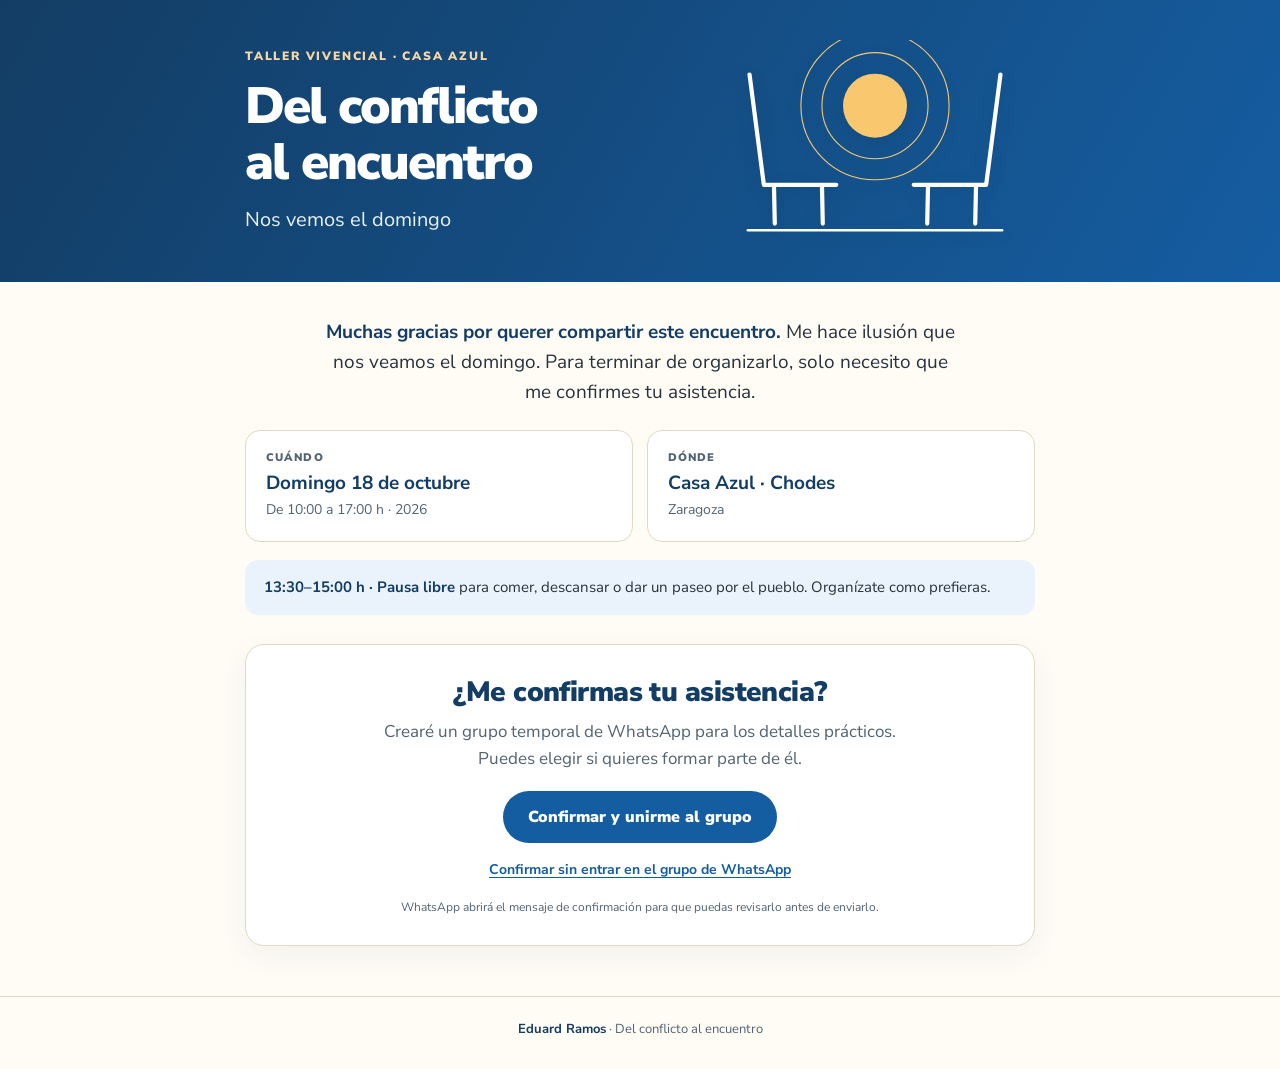
<file: confirmacion/index.html>
<!DOCTYPE html>
<html lang="es">
<head>
<meta charset="utf-8">
<meta name="viewport" content="width=device-width, initial-scale=1, viewport-fit=cover">
<meta name="theme-color" content="#155da1">
<meta name="description" content="Confirma tu asistencia a Del conflicto al encuentro. Domingo 18 de octubre de 2026, Casa Azul, Chodes.">
<meta property="og:type" content="website">
<meta property="og:locale" content="es_ES">
<meta property="og:title" content="Nos vemos el domingo · Del conflicto al encuentro">
<meta property="og:description" content="18 de octubre · Casa Azul, Chodes · Confirma tu asistencia por WhatsApp.">
<title>Nos vemos el domingo · Del conflicto al encuentro</title>
<link rel="preconnect" href="https://fonts.googleapis.com">
<link rel="preconnect" href="https://fonts.gstatic.com" crossorigin>
<link href="https://fonts.googleapis.com/css2?family=Nunito+Sans:wght@400;500;600;700;800;900&display=swap" rel="stylesheet">
<style>
:root{--azul:#155da1;--profundo:#133d64;--marfil:#fffcf6;--tinta:#28333d;--suave:#526371;--oro:#e8bd79;--linea:#e3d8c4;--font:"Nunito Sans","Trebuchet MS",Arial,sans-serif}
*{box-sizing:border-box}
html{background:var(--marfil)}
body{margin:0;background:var(--marfil);color:var(--tinta);font:400 17px/1.55 var(--font);-webkit-font-smoothing:antialiased}
a{color:inherit}
a:focus-visible{outline:3px solid var(--oro);outline-offset:4px}
.container{width:min(100% - 42px,790px);margin:auto}
header{background:linear-gradient(120deg,var(--profundo),var(--azul));color:white;overflow:hidden}
.hero{display:grid;grid-template-columns:1.3fr 1fr;align-items:center;gap:20px;min-height:275px;padding:40px 0}
.eyebrow{font-size:12px;letter-spacing:.15em;text-transform:uppercase;color:#f7d8a4;font-weight:900;margin:0 0 12px}
h1{font-size:clamp(31px,5.5vw,51px);font-weight:900;line-height:1.1;letter-spacing:-.04em;margin:0 0 14px}
.subheading{margin:0;font-size:20px;color:#eaf3fb}
.chairs{width:100%;max-width:320px;justify-self:end;filter:drop-shadow(0 4px 8px rgba(0,0,0,.09))}
main{padding:35px 0 50px}
.intro{font-size:19px;line-height:1.58;text-align:center;margin:0 auto 23px;max-width:630px}
.intro strong{color:var(--profundo)}
.details{display:grid;grid-template-columns:1fr 1fr;gap:14px;margin:0 auto 18px}
.detail{border:1px solid var(--linea);background:#fff;border-radius:15px;padding:18px 20px}
.label{color:var(--suave);text-transform:uppercase;letter-spacing:.1em;font-size:11px;font-weight:900;display:block;margin:0 0 5px}
.detail strong{display:block;color:var(--profundo);font-size:19px;line-height:1.32}
.detail small{font-size:14px;color:var(--suave)}
.break{border-radius:13px;padding:16px 19px;background:#eaf3fb;margin:0 0 29px;font-size:15px}
.break strong{color:var(--profundo)}
.confirm{background:#fff;border:1px solid var(--linea);border-radius:19px;padding:29px 25px;text-align:center;box-shadow:0 10px 30px rgba(19,61,100,.055)}
.confirm h2{margin:0 0 9px;color:var(--profundo);font-size:clamp(22px,4vw,28px);line-height:1.3;letter-spacing:-.02em;font-weight:900}
.confirm p{margin:0 auto 19px;max-width:560px;color:var(--suave)}
.button{display:inline-flex;text-decoration:none;justify-content:center;align-items:center;min-height:52px;border-radius:999px;font-weight:900;padding:12px 25px;background:var(--azul);color:white;font-size:16px;max-width:100%;transition:background .2s,transform .2s}
.button:hover{background:var(--profundo);transform:translateY(-1px)}
.alt{display:block;color:var(--azul);font-size:14px;font-weight:700;text-underline-offset:3px;margin-top:16px}
.note{font-size:12px!important;color:var(--suave)!important;margin:17px auto 0!important}
footer{padding:22px 0 30px;border-top:1px solid var(--linea);color:var(--suave);font-size:13px;text-align:center}
footer strong{color:var(--profundo)}
@media(max-width:600px){
  body{font-size:16px}
  .container{width:min(100% - 34px,790px)}
  .hero{grid-template-columns:1fr;gap:3px;padding:34px 0 20px;text-align:center}
  .chairs{width:min(70%,230px);justify-self:center}
  .subheading{font-size:18px}
  main{padding:26px 0 35px}
  .intro{font-size:17px}
  .details{grid-template-columns:1fr;gap:10px}
  .detail{padding:15px 18px}
  .confirm{padding:26px 17px}
  .button{width:100%;font-size:15px;padding:13px 10px}
}
@media(prefers-reduced-motion:reduce){.button{transition:none}}
</style>
</head>
<body>
<header>
  <div class="container hero">
    <div>
      <p class="eyebrow">Taller vivencial · Casa Azul</p>
      <h1>Del conflicto<br>al encuentro</h1>
      <p class="subheading">Nos vemos el domingo</p>
    </div>
    <svg aria-label="Dos sillas frente a un sol" class="chairs" role="img" viewBox="0 0 380 240">
<circle cx="190" cy="78" fill="#f8c76e" r="38"></circle>
<circle cx="190" cy="78" fill="none" r="63" stroke="#f8c76e" stroke-width="1.3"></circle>
<circle cx="190" cy="78" fill="none" r="88" stroke="#f8c76e" stroke-width="1.3"></circle>
<g fill="none" stroke="#fff" stroke-linecap="round" stroke-linejoin="round" stroke-width="5">
<path d="M41 41 L58 172 L131 172 M144 172 H58 M70 172 L71 218 M127 172 L128 218"></path>
<path d="M339 41 L322 172 L249 172 M236 172 H322 M310 172 L309 218 M253 172 L252 218"></path>
<path d="M39 226 H341" stroke-width="3"></path>
</g>
</svg>
  </div>
</header>
<main class="container">
  <p class="intro"><strong>Muchas gracias por querer compartir este encuentro.</strong> Me hace ilusión que nos veamos el domingo. Para terminar de organizarlo, solo necesito que me confirmes tu asistencia.</p>
  <section class="details" aria-label="Datos del taller">
    <div class="detail"><span class="label">Cuándo</span><strong>Domingo 18 de octubre</strong><small>De 10:00 a 17:00 h · 2026</small></div>
    <div class="detail"><span class="label">Dónde</span><strong>Casa Azul · Chodes</strong><small>Zaragoza</small></div>
  </section>
  <p class="break"><strong>13:30–15:00 h · Pausa libre</strong> para comer, descansar o dar un paseo por el pueblo. Organízate como prefieras.</p>
  <section class="confirm" aria-label="Confirmación de asistencia">
    <h2>¿Me confirmas tu asistencia?</h2>
    <p>Crearé un grupo temporal de WhatsApp para los detalles prácticos. Puedes elegir si quieres formar parte de él.</p>
    <a class="button" href="https://wa.me/34605004011?text=Hola%20Eduard%2C%20confirmo%20mi%20asistencia%20al%20taller%20%C2%ABDel%20conflicto%20al%20encuentro%C2%BB%20del%20domingo%2018%20de%20octubre.%20Puedes%20incluirme%20en%20el%20grupo%20temporal%20de%20WhatsApp%20para%20los%20detalles%20pr%C3%A1cticos." target="_blank" rel="noopener noreferrer">Confirmar y unirme al grupo</a>
    <a class="alt" href="https://wa.me/34605004011?text=Hola%20Eduard%2C%20confirmo%20mi%20asistencia%20al%20taller%20%C2%ABDel%20conflicto%20al%20encuentro%C2%BB%20del%20domingo%2018%20de%20octubre.%20Prefiero%20recibir%20los%20detalles%20pr%C3%A1cticos%20individualmente." target="_blank" rel="noopener noreferrer">Confirmar sin entrar en el grupo de WhatsApp</a>
    <p class="note">WhatsApp abrirá el mensaje de confirmación para que puedas revisarlo antes de enviarlo.</p>
  </section>
</main>
<footer><div class="container"><strong>Eduard Ramos</strong> · Del conflicto al encuentro</div></footer>
</body>
</html>
</file>
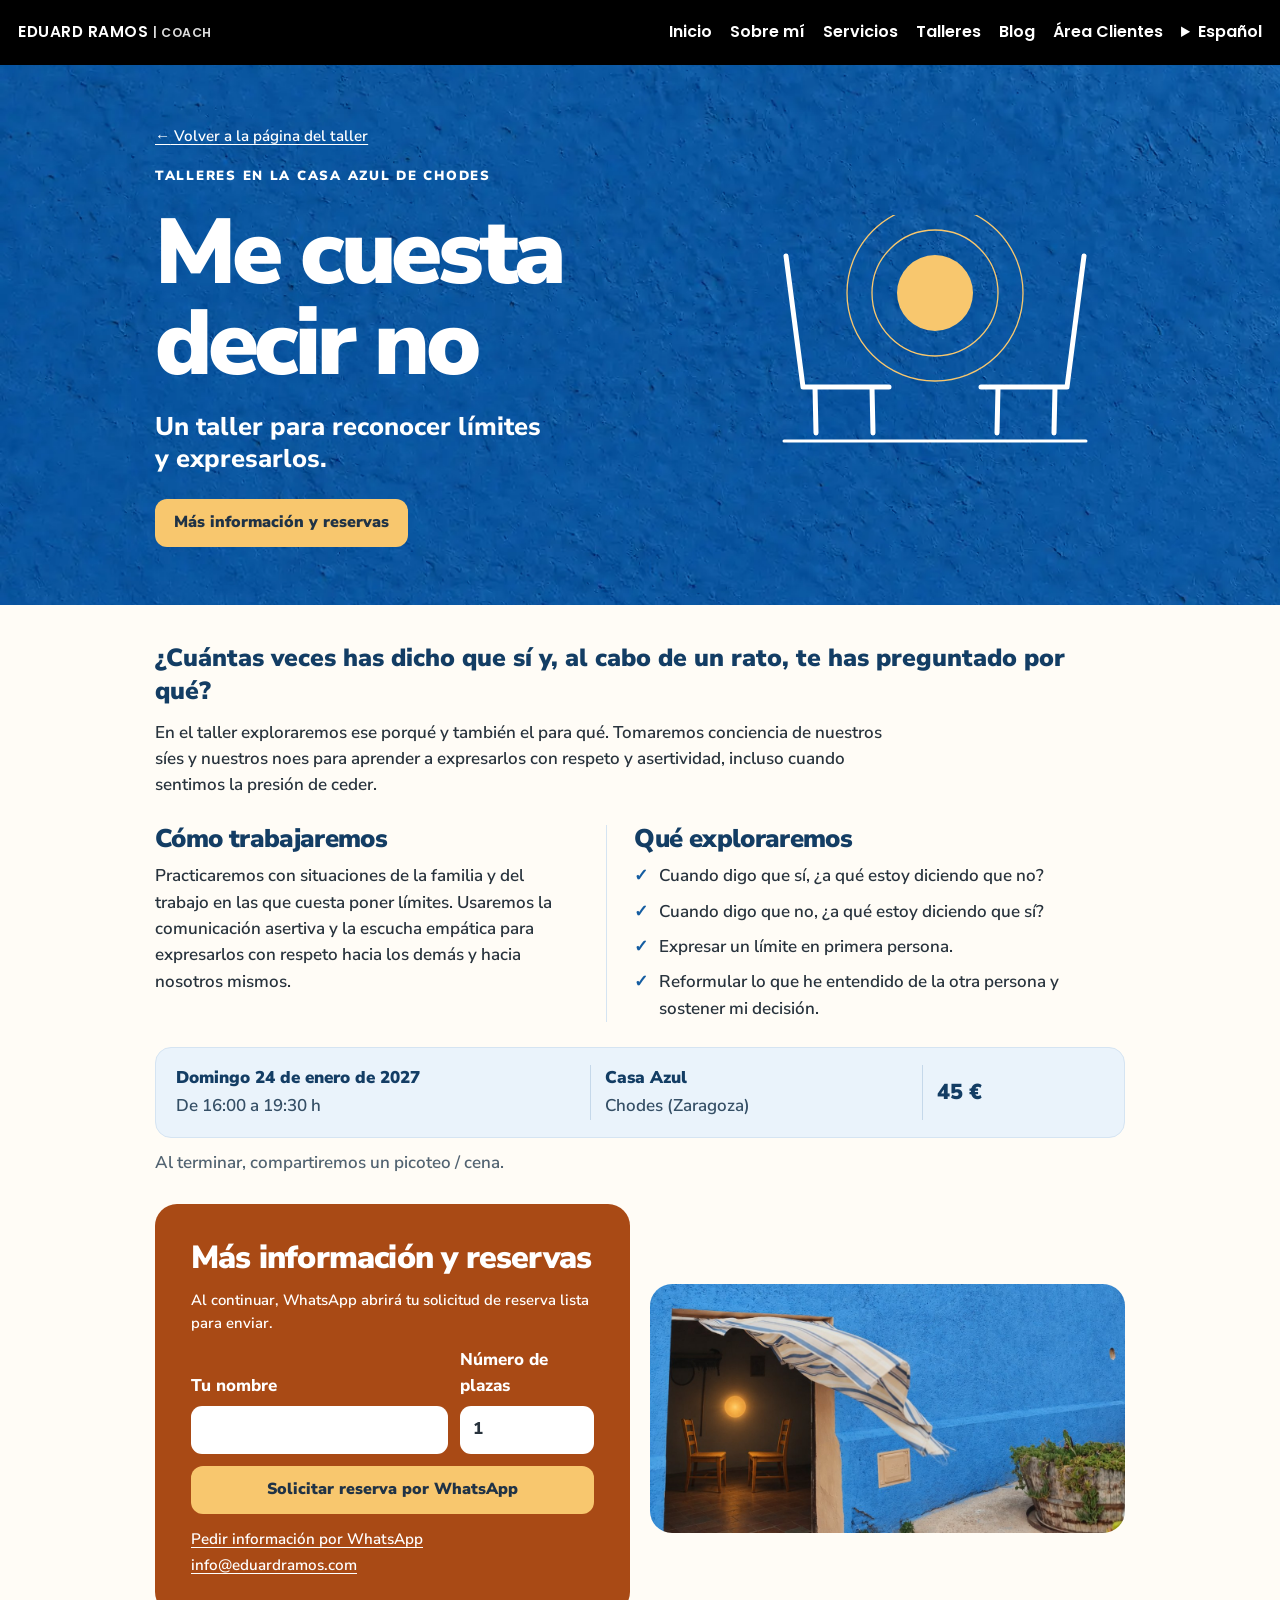
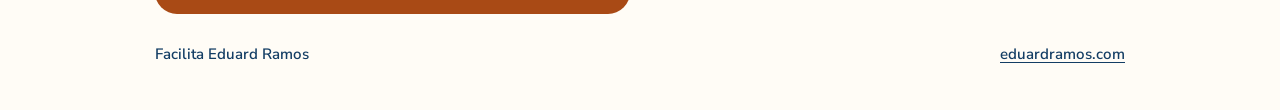
<file: me-cuesta-decir-no/index.html>
<!doctype html>
<html lang="es">
<head>
  <meta charset="utf-8">
  <meta name="viewport" content="width=device-width, initial-scale=1">
  <meta name="theme-color" content="#155da1">
  <title>Me cuesta decir no · Taller en Chodes</title>
  <meta name="description" content="Un taller para reconocer límites y expresarlos. Domingo 24 de enero de 2027, de 16:00 a 19:30 h, en Casa Azul, Chodes (Zaragoza). 45 €. Información y reservas.">
  <meta property="og:type" content="website">
  <meta property="og:locale" content="es_ES">
  <meta property="og:title" content="Me cuesta decir no · Taller en Chodes">
  <meta property="og:description" content="Un taller para reconocer límites y expresarlos. Domingo 24 de enero, 16:00–19:30 h · Casa Azul, Chodes (Zaragoza) · 45 €.">
  <meta property="og:url" content="https://eduardramos.github.io/talleres/me-cuesta-decir-no/">
  <meta property="og:image" content="https://eduardramos.github.io/talleres/me-cuesta-decir-no/casa-azul-sillas.jpg">
  <meta property="og:image:type" content="image/jpeg">
  <meta property="og:image:width" content="1200">
  <meta property="og:image:height" content="630">
  <meta property="og:image:alt" content="La entrada de Casa Azul con la cortina al viento y dos sillas bajo una luz dorada.">
  <meta name="twitter:card" content="summary_large_image">
  <link rel="canonical" href="https://eduardramos.github.io/talleres/me-cuesta-decir-no/">
  <link rel="preconnect" href="https://fonts.googleapis.com">
  <link rel="preconnect" href="https://fonts.gstatic.com" crossorigin>
  <link rel="stylesheet" href="https://fonts.googleapis.com/css2?family=Nunito+Sans:wght@400;600;700;800;900&amp;family=Poppins:wght@600&amp;display=swap">
  <style>
    :root {
      color-scheme: light;
      --azul: #155da1;
      --profundo: #133d64;
      --marfil: #fffcf6;
      --tinta: #28333d;
      --suave: #526371;
      --oro: #f8c76e;
      --calabaza: #a94a15;
      --claro: #eaf3fb;
      --linea: #d5e4f2;
    }
    * { box-sizing: border-box; }
    body { margin: 0; background: var(--marfil); color: var(--tinta); font: 600 17px/1.55 "Nunito Sans", Arial, sans-serif; }
    .wrap { width: min(100% - 48px, 970px); margin-inline: auto; }
    .hero { background: var(--azul) url("[data-uri]") center / cover; color: white; padding-block: 58px; }
    .hero-inner { display: grid; grid-template-columns: 1.35fr 1fr; align-items: center; gap: 30px; }
    .eyebrow { margin: 0 0 20px; font-size: .83rem; font-weight: 900; letter-spacing: .13em; text-transform: uppercase; }
    h1 { margin: 0; font-size: clamp(3.15rem, 8.5vw, 5.75rem); line-height: .99; font-weight: 900; letter-spacing: -.047em; }
    h1 span { display: block; }
    .subtitle { margin: 22px 0 24px; max-width: 26ch; font-size: clamp(1.15rem, 2.4vw, 1.6rem); line-height: 1.25; font-weight: 800; }
    .chairs { display: block; width: min(100%, 380px); height: auto; justify-self: end; }
    .button { display: inline-flex; align-items: center; justify-content: center; min-height: 48px; border: 0; border-radius: 12px; padding: 11px 19px; font: 900 1rem/1.2 "Nunito Sans", Arial, sans-serif; text-align: center; text-decoration: none; cursor: pointer; }
    .hero .button { color: #203346; background: var(--oro); }
    .hero .button:hover { background: #ffdb98; }
    a:focus-visible, button:focus-visible, input:focus-visible { outline: 3px solid var(--azul); outline-offset: 4px; }
    .hero a:focus-visible, .reserve a:focus-visible, .reserve button:focus-visible { outline-color: var(--oro); }
    main { padding-block: 37px 44px; }
    .intro { margin: 0 0 12px; color: var(--profundo); font-size: clamp(1.2rem, 2.5vw, 1.55rem); font-weight: 900; line-height: 1.32; max-width: 67ch; }
    .description { margin: 0; max-width: 73ch; }
    .method { display: grid; grid-template-columns: minmax(0, .9fr) minmax(0, 1.1fr); gap: 27px; margin-top: 26px; }
    .method section + section { padding-inline-start: 27px; border-inline-start: 1px solid var(--linea); }
    .checks { margin: 0; padding: 0; display: grid; gap: 9px; list-style: none; }
    .checks li { display: grid; grid-template-columns: 1.2em minmax(0, 1fr); gap: .25em; }
    .checks span { color: var(--azul); font-weight: 900; }
    .method h2 { color: var(--profundo); font-size: clamp(1.25rem, 2.6vw, 1.6rem); }
    .method p { margin: 0; }
    .facts { display: grid; grid-template-columns: 1.25fr 1fr .55fr; margin: 25px 0 0; padding: 17px 20px; border: 1px solid var(--linea); border-radius: 16px; background: var(--claro); }
    .facts div { padding-inline: 14px; }
    .facts div + div { border-inline-start: 1px solid #c5d8ea; }
    .facts div:first-child { padding-inline-start: 0; }
    .facts dt { color: var(--profundo); font-weight: 900; }
    .facts dd { margin: 2px 0 0; color: #354f66; }
    .facts .price { display: flex; align-items: center; }
    .price dd { margin: 0; color: var(--profundo); font-size: 1.35rem; font-weight: 900; }
    .visually-hidden { position: absolute; width: 1px; height: 1px; padding: 0; margin: -1px; overflow: hidden; clip-path: inset(50%); white-space: nowrap; border: 0; }
    .picoteo { margin: 12px 0 28px; color: var(--suave); }
    .contact-grid { display: grid; grid-template-columns: repeat(2, minmax(0, 1fr)); gap: 20px; align-items: center; }
    .workshop-photo { margin: 0; }
    .workshop-photo img { display: block; width: 100%; height: auto; border-radius: 22px; }
    .reserve { border-radius: 22px; padding: clamp(20px, 4vw, 36px); background: var(--calabaza); color: white; scroll-margin-top: 18px; }
    h2 { margin: 0 0 10px; font-size: clamp(1.65rem, 3.4vw, 2.4rem); line-height: 1.12; letter-spacing: -.025em; font-weight: 900; }
    .reserve h2 { font-size: clamp(1.4rem, 2.9vw, 2rem); }
    .reserve form { display: grid; grid-template-columns: minmax(0, 1fr) minmax(7.5rem, .52fr); gap: 12px; align-items: end; margin-top: 13px; }
    .reserve form > p, .reserve form > button { grid-column: 1 / -1; }
    .reserve form > p { margin: 0; font-size: .93rem; }
    [hidden] { display: none !important; }
    .field { display: grid; gap: 6px; font-weight: 800; }
    input { min-width: 0; width: 100%; min-height: 48px; padding: 8px 12px; border: 1px solid transparent; border-radius: 11px; color: var(--tinta); background: white; font: inherit; }
    input:focus-visible { outline-color: var(--oro); }
    .reserve .button { background: var(--oro); color: #203346; }
    .reserve .button:hover { background: #ffdb98; }
    .contact-links { display: grid; gap: 3px; margin-top: 14px; font-size: .95rem; }
    .contact-links a { width: fit-content; color: white; text-underline-offset: .18em; }
    footer { display: flex; gap: 12px; justify-content: space-between; margin-top: 29px; font-size: .94rem; color: var(--profundo); }
    footer a { color: inherit; text-underline-offset: .18em; }
    @media (max-width: 700px) {
      .hero { padding-block: 38px; }
      .hero-inner { gap: 12px; }
      .contact-grid, .method { grid-template-columns: minmax(0, 1fr); }
      .method { gap: 19px; }
      .method section + section { padding-inline-start: 0; border-inline-start: 0; }
    }
    @media (max-width: 510px) {
      .wrap { width: min(100% - 36px, 970px); }
      .hero-inner { grid-template-columns: minmax(0,1fr); }
      .chairs { width: min(52%, 190px); justify-self: end; margin-top: -16px; }
      h1 { font-size: clamp(2.9rem, 11vw, 4.4rem); }
      .facts { grid-template-columns: repeat(2,minmax(0,1fr)); row-gap: 12px; padding: 14px; }
      .facts div:first-child { grid-column: 1 / -1; border-bottom: 1px solid #c5d8ea; padding-bottom: 10px; }
      .facts div:nth-child(2) { padding-inline-start: 0; border-inline-start: 0; }
    }
    .site-header { background: #000; color: #fff; font-family: Poppins, Arial, sans-serif; }
    .site-header .wrap { display: flex; flex-wrap: wrap; align-items: center; justify-content: space-between; gap: 8px 24px; width: min(100% - 36px, 1280px); padding-block: 14px; }
    .site-logo { display: block; color: inherit; font-size: .97rem; font-weight: 600; letter-spacing: .035em; text-decoration: none; }
    .site-logo span { font-size: .8em; color: #ddd; }
    .site-nav { display: flex; flex-wrap: wrap; align-items: center; gap: 2px 18px; font-size: 1rem; }
    .site-nav a, .site-nav summary { display: block; padding-block: 6px; color: inherit; text-decoration: none; }
    .site-nav a:hover { text-decoration: underline; text-underline-offset: .2em; }
    .site-nav a:focus-visible, .site-nav summary:focus-visible, .site-logo:focus-visible { outline-color: #fff; }
    .site-language { position: relative; }
    .site-language summary { display: list-item; cursor: pointer; }
    .site-language ul { position: absolute; z-index: 1; inset-inline-end: 0; min-width: 110px; margin: 0; padding: 4px 12px; list-style: none; background: #000; }
    .workshop-back { display: inline-block; margin-bottom: 18px; color: inherit; font-size: .95rem; text-underline-offset: .2em; }
  </style>
</head>
<body>
  <header class="site-header">
    <div class="wrap">
      <a class="site-logo" href="https://eduardramos.com/">EDUARD RAMOS <span>| COACH</span></a>
      <nav class="site-nav" aria-label="Menú principal">
        <a href="https://eduardramos.com/">Inicio</a>
        <a href="https://eduardramos.com/sobre-mi/">Sobre mí</a>
        <a href="https://eduardramos.com/servicios/">Servicios</a>
        <a href="https://eduardramos.com/talleres/">Talleres</a>
        <a href="https://eduardramos.com/blog/">Blog</a>
        <a href="https://www.skool.com/eduard-ramos-sin-exagerar-5910">Área Clientes</a>
        <details class="site-language">
          <summary>Español</summary>
          <ul>
            <li><a href="https://eduardramos.com/ca/inici/" lang="ca" hreflang="ca">Català</a></li>
            <li><a href="https://eduardramos.com/en/home/" lang="en" hreflang="en">English</a></li>
          </ul>
        </details>
      </nav>
    </div>
  </header>
  <header class="hero">
    <div class="wrap hero-inner">
      <div>
        <a class="workshop-back" href="https://eduardramos.com/me-cuesta-decir-no/"><span aria-hidden="true">←</span> Volver a la página del taller</a>
        <p class="eyebrow">Talleres en la Casa Azul de Chodes</p>
        <h1><span>Me cuesta</span> <span>decir no</span></h1>
        <p class="subtitle">Un taller para reconocer límites y expresarlos.</p>
        <a class="button" href="#reserva">Más información y reservas</a>
      </div>
      <svg xmlns="http://www.w3.org/2000/svg" width="380" height="240" class="chairs" aria-hidden="true" viewBox="0 0 380 240">
<circle cx="190" cy="78" fill="#f8c76e" r="38"></circle>
<circle cx="190" cy="78" fill="none" r="63" stroke="#f8c76e" stroke-width="1.3"></circle>
<circle cx="190" cy="78" fill="none" r="88" stroke="#f8c76e" stroke-width="1.3"></circle>
<g fill="none" stroke="#fff" stroke-linecap="round" stroke-linejoin="round" stroke-width="5">
<path d="M41 41 L58 172 L131 172 M144 172 H58 M70 172 L71 218 M127 172 L128 218"></path>
<path d="M339 41 L322 172 L249 172 M236 172 H322 M310 172 L309 218 M253 172 L252 218"></path>
<path d="M39 226 H341" stroke-width="3"></path>
</g>
</svg>
    </div>
  </header>
  <main class="wrap">
    <p class="intro">¿Cuántas veces has dicho que sí y, al cabo de un rato, te has preguntado por qué?</p>
    <p class="description">En el taller exploraremos ese porqué y también el para qué. Tomaremos conciencia de nuestros síes y nuestros noes para aprender a expresarlos con respeto y asertividad, incluso cuando sentimos la presión de ceder.</p>
    <div class="method">
      <section aria-labelledby="metodologia">
        <h2 id="metodologia">Cómo trabajaremos</h2>
        <p>Practicaremos con situaciones de la familia y del trabajo en las que cuesta poner límites. Usaremos la comunicación asertiva y la escucha empática para expresarlos con respeto hacia los demás y hacia nosotros mismos.</p>
      </section>
      <section aria-labelledby="exploracion">
        <h2 id="exploracion">Qué exploraremos</h2>
        <ul class="checks">
          <li><span aria-hidden="true">✓</span>Cuando digo que sí, ¿a qué estoy diciendo que no?</li>
          <li><span aria-hidden="true">✓</span>Cuando digo que no, ¿a qué estoy diciendo que sí?</li>
          <li><span aria-hidden="true">✓</span>Expresar un límite en primera persona.</li>
          <li><span aria-hidden="true">✓</span>Reformular lo que he entendido de la otra persona y sostener mi decisión.</li>
        </ul>
      </section>
    </div>
    <dl class="facts" aria-label="Datos del taller">
      <div><dt><time datetime="2027-01-24">Domingo 24 de enero de 2027</time></dt><dd>De 16:00 a 19:30 h</dd></div>
      <div><dt>Casa Azul</dt><dd>Chodes (Zaragoza)</dd></div>
      <div class="price"><dt class="visually-hidden">Importe</dt><dd>45 €</dd></div>
    </dl>
    <p class="picoteo">Al terminar, compartiremos un picoteo / cena.</p>
    <div class="contact-grid">
      <section class="reserve" id="reserva" aria-labelledby="reserva-title">
        <h2 id="reserva-title">Más información y reservas</h2>
        <form id="reservation-form" aria-describedby="reserva-ayuda" hidden>
          <p id="reserva-ayuda">Al continuar, WhatsApp abrirá tu solicitud de reserva lista para enviar.</p>
          <label class="field">Tu nombre<input name="nombre" type="text" autocomplete="name" maxlength="120" pattern=".*\S.*" required></label>
          <label class="field">Número de plazas<input name="plazas" type="number" inputmode="numeric" min="1" step="1" value="1" required></label>
          <button class="button" type="submit">Solicitar reserva por WhatsApp</button>
        </form>
        <div class="contact-links">
          <a id="whatsapp-direct" href="https://wa.me/34605004011?text=Hola+Eduard%2C+quiero+m%C3%A1s+informaci%C3%B3n+sobre+este+taller.">Pedir información por WhatsApp</a>
          <a href="mailto:info@eduardramos.com">info@eduardramos.com</a>
        </div>
      </section>
      <figure class="workshop-photo">
        <img src="casa-azul-sillas.jpg" alt="La puerta abierta de Casa Azul, con la cortina al viento y dos sillas bajo una luz dorada." width="1200" height="630" decoding="async">
      </figure>
    </div>
    <footer><span>Facilita Eduard Ramos</span><a href="https://eduardramos.com/">eduardramos.com</a></footer>
  </main>
  <script>
    const form = document.getElementById("reservation-form");
    const direct = document.getElementById("whatsapp-direct");

    function buildReservationUrl(baseUrl, name, places) {
      const url = new URL(baseUrl);
      const quantity = places === "1" ? "1 plaza" : places + " plazas";
      url.searchParams.set("text", "Hola Eduard, soy " + name + ". Quiero reservar " + quantity +
        " para el taller «Me cuesta decir no» del 24 de enero de 2027 en Chodes. ¿Hay disponibilidad?");
      return url;
    }

    form.addEventListener("submit", (event) => {
      event.preventDefault();
      const fields = new FormData(form);
      const url = buildReservationUrl(direct.href, fields.get("nombre").trim(), fields.get("plazas"));
      window.location.assign(url.href);
    });

    form.hidden = false;
  </script>
</body>
</html>
</file>
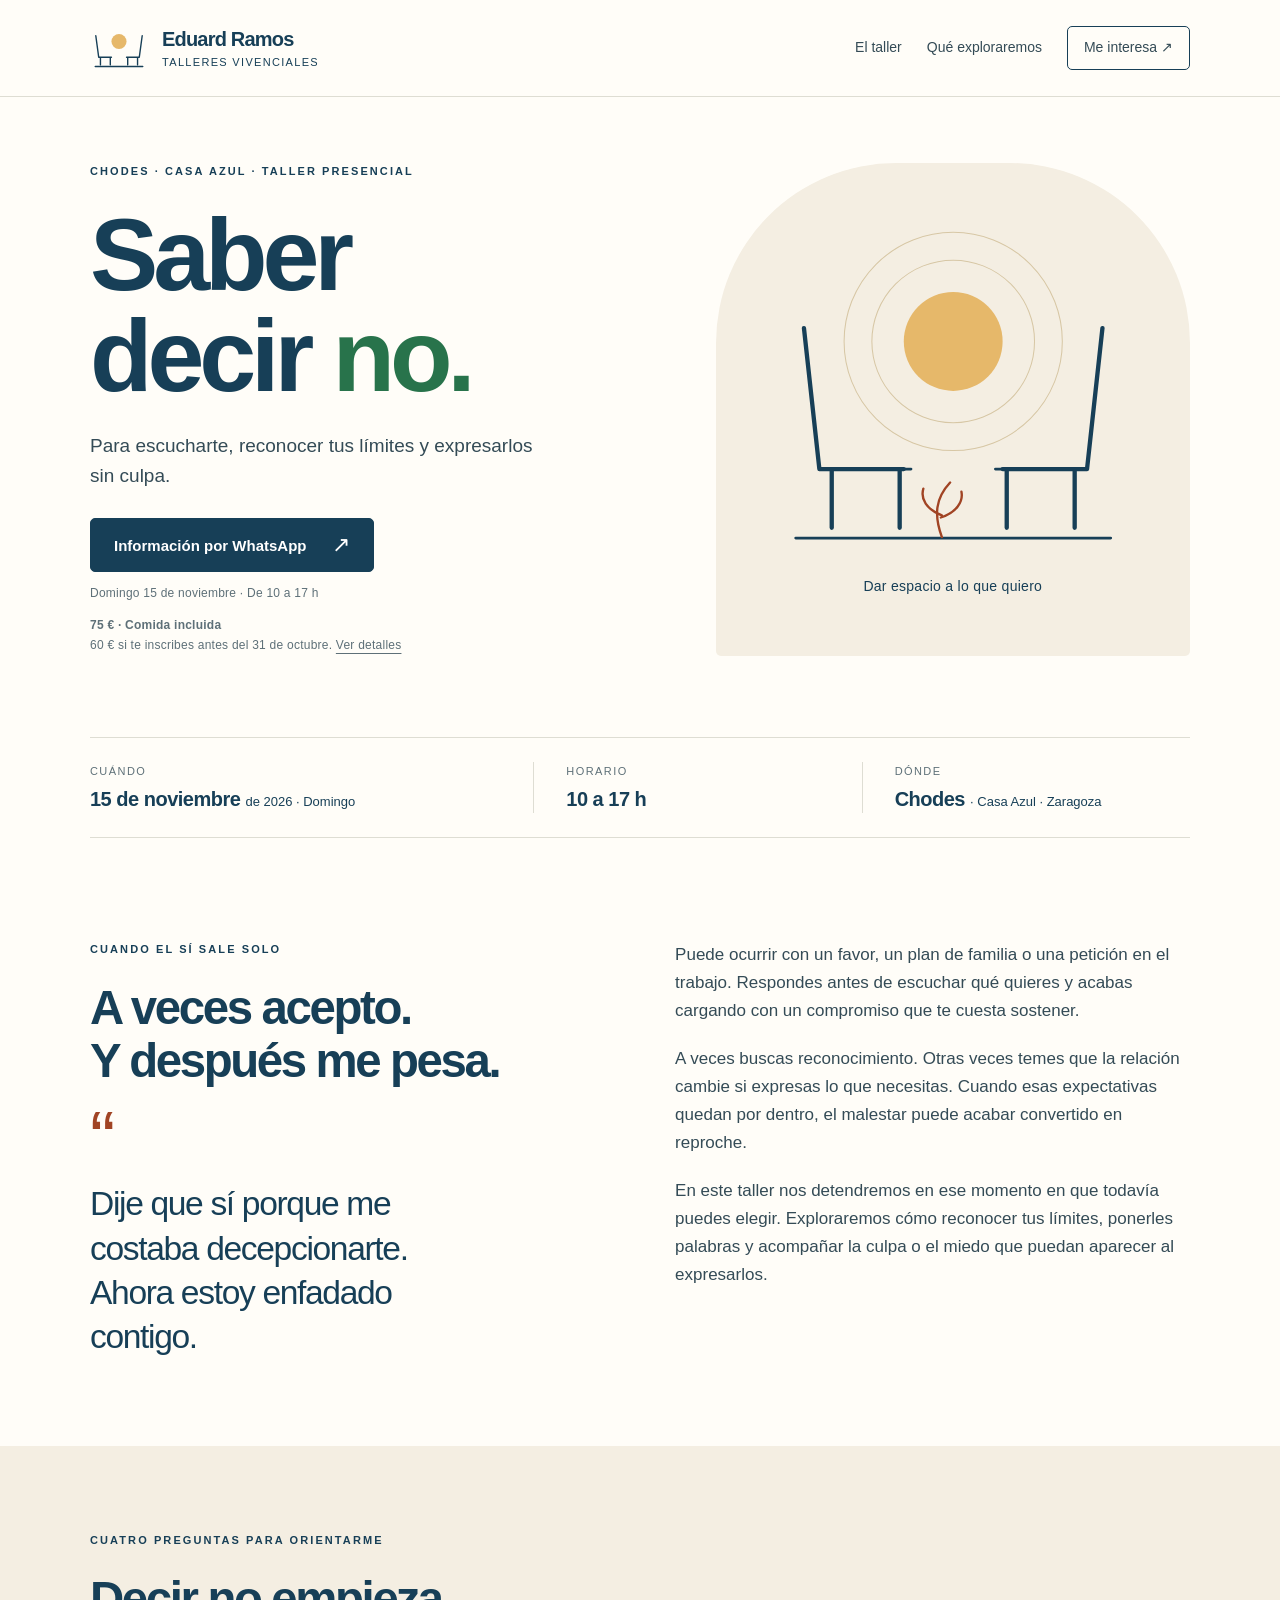
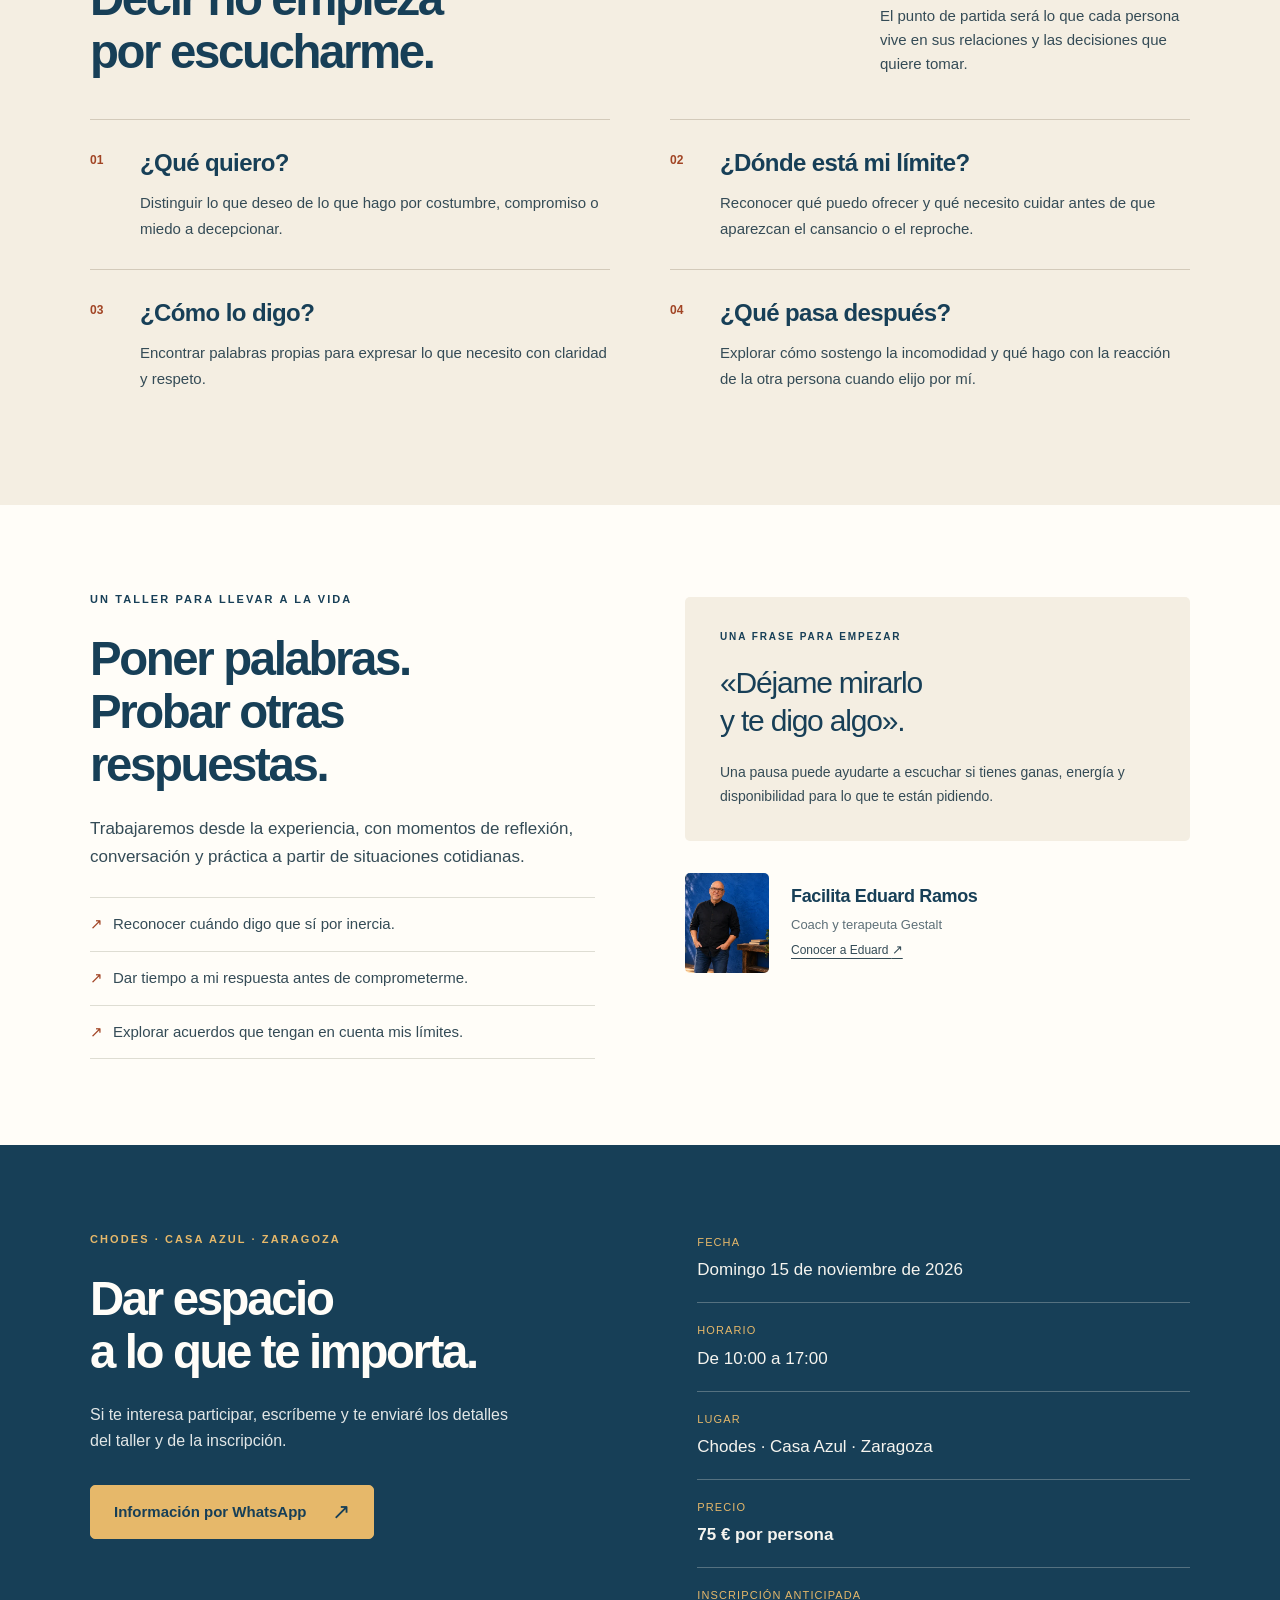
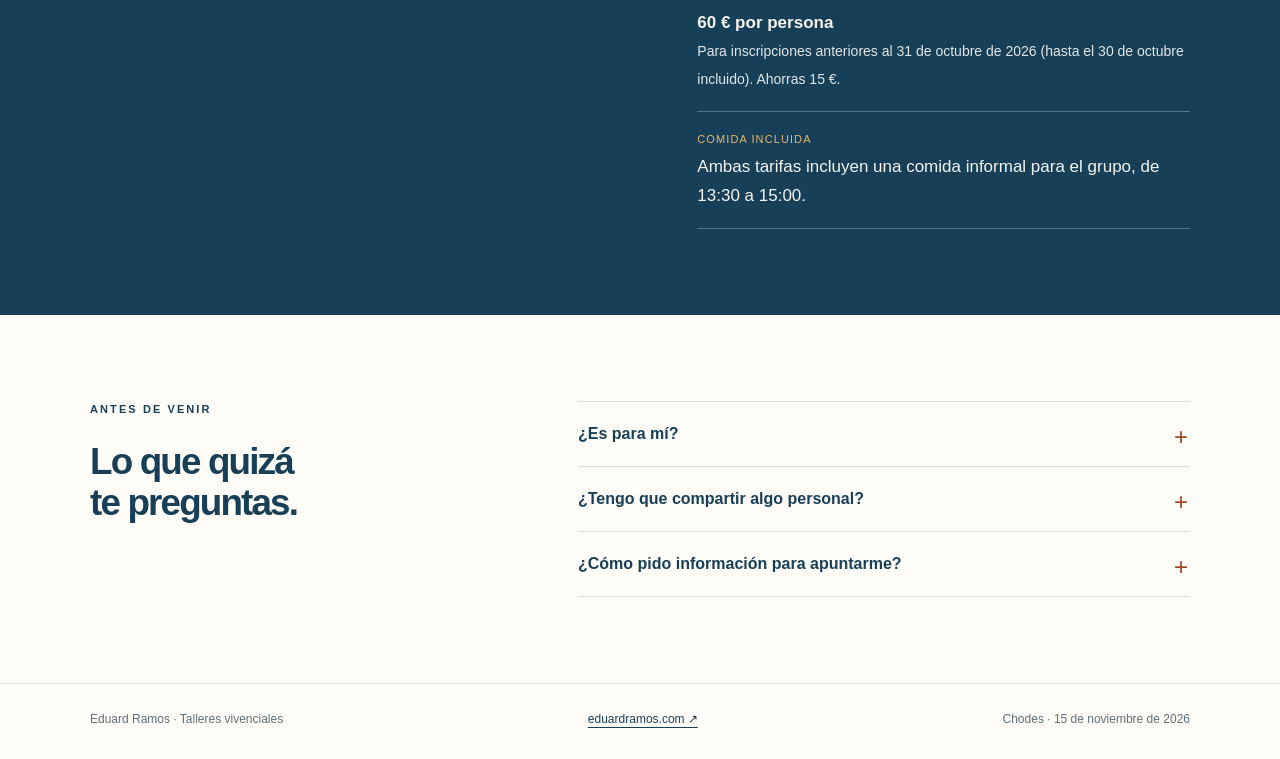
<file: saber-decir-no/index.html>
<!DOCTYPE html>
<html lang="es">
<head>
  <meta charset="utf-8">
  <meta name="viewport" content="width=device-width, initial-scale=1, viewport-fit=cover">
  <meta name="theme-color" content="#173f57">
  <title>Saber decir no · Chodes · 15 de noviembre de 2026 · Eduard Ramos</title>
  <meta name="description" content="Para escucharte, reconocer tus límites y expresarlos sin culpa. Taller vivencial con Eduard Ramos. Chodes · Casa Azul · Zaragoza · Domingo 15 de noviembre de 2026 · De 10 a 17 h.">
  <link rel="canonical" href="https://eduardramos.github.io/talleres/saber-decir-no/">
  <meta property="og:type" content="website">
  <meta property="og:locale" content="es_ES">
  <meta property="og:site_name" content="Eduard Ramos · Talleres">
  <meta property="og:title" content="Saber decir no · Expresar tus límites sin culpa">
  <meta property="og:description" content="Taller vivencial con Eduard Ramos. Chodes · Casa Azul · Zaragoza · Domingo 15 de noviembre de 2026 · De 10 a 17 h. Información por WhatsApp.">
  <meta property="og:url" content="https://eduardramos.github.io/talleres/saber-decir-no/">
  <meta property="og:image" content="https://eduardramos.github.io/talleres/saber-decir-no/compartir.png">
  <meta property="og:image:width" content="1200">
  <meta property="og:image:height" content="630">
  <meta property="og:image:alt" content="Saber decir no. Chodes, domingo 15 de noviembre de 2026, de 10 a 17 h. Eduard Ramos.">
  <meta name="twitter:card" content="summary_large_image">
  <style>
    :root{--ink:#173f57;--text:#344b56;--muted:#5e7078;--paper:#fffdf8;--warm:#f4eee2;--line:#deddd3;--gold:#e6b86a;--rust:#a14424;--green:#28734b;--white:#fff;--wrap:1100px}
    *,*::before,*::after{box-sizing:border-box}
    html{scroll-behavior:smooth;scroll-padding-top:26px;background:var(--paper)}
    body{margin:0;background:var(--paper);color:var(--text);font:17px/1.65 Arial,Helvetica,sans-serif;-webkit-font-smoothing:antialiased}
    a{color:inherit;text-underline-offset:4px}
    a:focus-visible,summary:focus-visible{outline:3px solid var(--rust);outline-offset:5px}
    img,svg{display:block;max-width:100%}
    button,a,summary{-webkit-tap-highlight-color:transparent}
    h1,h2,h3,p{margin-top:0}
    h1,h2,h3{color:var(--ink)}
    h1,h2{letter-spacing:-.05em;text-wrap:balance}
    h2{font-size:clamp(2rem,3.7vw,3.05rem);line-height:1.12;margin-bottom:24px}
    h3{letter-spacing:-.025em;line-height:1.25}
    p{margin-bottom:20px}
    .wrap{width:min(calc(100% - 80px),var(--wrap));margin-inline:auto}
    .skip{position:absolute;top:8px;left:16px;transform:translateY(-160%);z-index:10;background:var(--ink);color:white;padding:8px 15px}
    .skip:focus{transform:translateY(0)}
    .site-header{border-bottom:1px solid var(--line)}
    .header-inner{min-height:96px;display:flex;align-items:center;justify-content:space-between;gap:20px}
    .brand{display:flex;gap:14px;align-items:center;text-decoration:none;color:var(--ink)}
    .brand svg{width:58px;height:43px}
    .brand-name{font-size:20px;font-weight:700;letter-spacing:-.04em;line-height:1.2}
    .brand-tag{display:block;font-size:11px;font-weight:400;letter-spacing:.12em;text-transform:uppercase;margin-top:5px}
    nav{display:flex;align-items:center;gap:25px;font-size:14px}
    nav a{text-decoration:none}
    nav a:hover{text-decoration:underline}
    nav .nav-contact{border:1px solid var(--ink);border-radius:5px;padding:9px 16px}
    .eyebrow{font-size:11px;font-weight:700;letter-spacing:.19em;text-transform:uppercase;line-height:1.5;color:var(--ink);margin-bottom:24px}
    .hero{display:grid;grid-template-columns:1.15fr 1fr;align-items:center;gap:36px;padding-top:66px;padding-bottom:64px}
    h1{font-size:clamp(4.2rem,8vw,6.8rem);line-height:.99;font-weight:800;margin:0 0 25px}
    h1 em{font-style:normal;color:var(--green)}
    .hero-intro{font-size:19px;line-height:1.55;max-width:470px;margin-bottom:28px}
    .button{display:inline-flex;align-items:center;justify-content:center;gap:25px;min-height:54px;padding:14px 23px;border:1px solid var(--ink);border-radius:5px;text-decoration:none;background:var(--ink);color:white;font-size:15px;font-weight:700;line-height:1.4;transition:background .15s,transform .15s}
    .button:hover{background:#255971;transform:translateY(-2px)}
    .button .arrow{font-size:22px;line-height:1;font-weight:400}
    .hero-note{font-size:12px;letter-spacing:.02em;margin:12px 0 0;color:var(--muted)}
    .hero-art{align-self:stretch;display:flex;flex-direction:column;justify-content:center;position:relative;padding:24px 28px;background:var(--warm);border-radius:180px 180px 5px 5px;min-height:450px}
    .hero-art svg{width:100%;height:auto;max-height:350px}
    .hero-art p{margin:5px 0 0;text-align:center;color:var(--ink);font-size:14px;letter-spacing:.02em}
    .date-strip{display:grid;grid-template-columns:1.35fr 1fr 1fr;border-top:1px solid var(--line);border-bottom:1px solid var(--line);padding:24px 0}
    .date-strip>div{padding:0 32px;border-left:1px solid var(--line)}
    .date-strip>div:first-child{padding-left:0;border:0}
    .date-strip dt{font-size:11px;letter-spacing:.13em;text-transform:uppercase;margin-bottom:5px;color:var(--muted)}
    .date-strip dd{margin:0;color:var(--ink);font-size:20px;font-weight:700;letter-spacing:-.025em;line-height:1.4}
    .date-strip dd span{font-size:13px;font-weight:400;letter-spacing:0}
    .section{padding-top:86px;padding-bottom:86px}
    .intro-grid{display:grid;grid-template-columns:1fr 1.04fr;gap:90px;align-items:start}
    .intro-copy p:last-child{margin-bottom:0}
    .quote{font-size:clamp(1.5rem,2.7vw,2.1rem);line-height:1.32;letter-spacing:-.04em;color:var(--ink);max-width:400px;margin:0}
    .quote::before{content:'“';display:block;color:var(--rust);font-size:76px;line-height:.7;margin-bottom:18px}
    .theme-section{background:var(--warm)}
    .theme-heading{display:flex;justify-content:space-between;gap:50px;align-items:end;margin-bottom:17px}
    .theme-heading h2{max-width:470px}
    .theme-heading>p{max-width:310px;font-size:15px;line-height:1.6;margin-bottom:26px}
    .themes{display:grid;grid-template-columns:1fr 1fr;gap:0 60px}
    .theme{display:grid;grid-template-columns:35px 1fr;gap:15px;padding:28px 0 20px;border-top:1px solid #d3caba}
    .number{font-size:12px;color:var(--rust);padding-top:3px;font-weight:700}
    .theme h3{font-size:24px;margin:0 0 12px}
    .theme p{font-size:15px;line-height:1.7;margin-bottom:8px}
    .practice-grid{display:grid;grid-template-columns:1fr 1fr;gap:90px;align-items:start}
    .practice-grid h2{max-width:450px}
    .practice-list{list-style:none;padding:0;margin:26px 0 0}
    .practice-list li{padding:14px 0;border-top:1px solid var(--line);font-size:15px}
    .practice-list li:last-child{border-bottom:1px solid var(--line)}
    .practice-list span{color:var(--rust);padding-right:10px}
    .pause{padding:32px 35px;background:var(--warm);border-radius:5px;position:relative;margin-top:6px}
    .pause .eyebrow{margin-bottom:20px;font-size:10px}
    .pause blockquote{margin:0;color:var(--ink);font-size:30px;line-height:1.25;letter-spacing:-.04em}
    .pause p:last-child{font-size:14px;line-height:1.7;margin:22px 0 0}
    .facilitator{display:flex;gap:22px;align-items:center;margin-top:32px}
    .facilitator img{width:84px;height:100px;object-fit:cover;object-position:center 20%;border-radius:5px}
    .facilitator strong{display:block;color:var(--ink);font-size:18px;letter-spacing:-.02em}
    .facilitator span{display:block;font-size:13px;color:var(--muted);margin-top:2px}
    .facilitator a{font-size:12px}
    .practical{background:var(--ink);color:#f5f4ef}
    .practical-grid{display:grid;grid-template-columns:1.05fr 1fr;gap:90px;align-items:start}
    .practical h2,.practical .eyebrow{color:var(--paper)}
    .practical .eyebrow{color:var(--gold)}
    .practical-intro{max-width:440px;font-size:16px;color:#e2e7e7}
    .practical .button{background:var(--gold);color:var(--ink);border-color:var(--gold);margin-top:10px}
    .practical .button:hover{background:#efc98c}
    .phone{display:block;font-size:14px;margin-top:18px;color:#e2e7e7}
    .info{margin:2px 0 0}
    .info>div{padding:18px 0;border-bottom:1px solid #557180}
    .info>div:first-child{padding-top:0}
    .info dt{font-size:11px;letter-spacing:.1em;text-transform:uppercase;color:var(--gold);margin-bottom:5px}
    .info dd{margin:0;font-size:17px}
    .info .pending{font-size:14px;line-height:1.65;color:#e2e7e7}
    .faq-grid{display:grid;grid-template-columns:.8fr 1.2fr;gap:80px;align-items:start}
    .faq h2{font-size:clamp(1.8rem,3vw,2.3rem)}
    details{border-top:1px solid var(--line)}
    details:last-child{border-bottom:1px solid var(--line)}
    summary{position:relative;list-style:none;cursor:pointer;padding:20px 35px 20px 0;color:var(--ink);font-size:16px;font-weight:700;line-height:1.5}
    summary::-webkit-details-marker{display:none}
    summary::after{content:'+';position:absolute;right:2px;top:17px;font-size:24px;font-weight:400;color:var(--rust)}
    details[open] summary::after{content:'−'}
    details p{font-size:14px;line-height:1.75;padding-right:20px;margin-bottom:22px}
    footer{border-top:1px solid var(--line)}
    .footer-inner{display:flex;gap:20px;justify-content:space-between;align-items:center;padding-top:26px;padding-bottom:30px;font-size:12px;color:var(--muted)}
    .footer-inner p{margin:0}
    .footer-inner a{color:var(--ink)}
    @media(min-width:1200px){.hero{gap:80px}}
    @media(max-width:800px){
      .wrap{width:calc(100% - 44px)}
      .header-inner{min-height:80px}
      .brand-name{font-size:18px}.brand-tag{font-size:9px}.brand svg{width:45px}
      nav{gap:0}nav>a:not(.nav-contact){display:none}nav .nav-contact{font-size:12px;padding:8px 12px}
      .hero{gap:25px;padding-top:43px;padding-bottom:40px;grid-template-columns:1.1fr .9fr}
      h1{font-size:clamp(3.7rem,9.1vw,5.5rem)}
      .hero-intro{font-size:16px}.hero-art{min-height:340px;padding:15px}.hero-art p{font-size:12px}
      .date-strip>div{padding:0 20px}.date-strip dd{font-size:17px}.date-strip dd span{display:block}
      .section{padding-top:58px;padding-bottom:58px}
      .intro-grid,.practice-grid,.practical-grid{gap:38px}
      .themes{gap:0 30px}.theme-heading{gap:30px}
      .theme h3{font-size:21px}.theme{gap:8px;grid-template-columns:28px 1fr}
      .faq-grid{gap:35px}.pause{padding:26px}.pause blockquote{font-size:25px}
    }
    @media(max-width:560px){
      .brand{gap:8px}.brand svg{width:37px}.brand-name{font-size:17px}.brand-tag{font-size:8px}
      .hero{grid-template-columns:1fr;padding-top:35px;gap:32px}
      .hero .eyebrow{margin-bottom:18px;font-size:10px}
      h1{font-size:clamp(3.75rem,16vw,5.2rem);max-width:9ch;margin-bottom:22px}
      .hero-intro{font-size:17px;max-width:100%;margin-bottom:24px}
      .hero-art{min-height:0;padding:14px 38px 22px;border-radius:140px 140px 5px 5px}
      .hero-art svg{height:215px}.hero-art p{font-size:13px;margin-top:0}
      .hero .button{width:100%}.hero-note{text-align:center}
      .date-strip{grid-template-columns:1fr 1fr;gap:20px 0;padding:22px 0;margin-top:0}
      .date-strip>div{padding:0 16px}.date-strip>div:first-child{grid-column:1/-1;padding:0}
      .date-strip>div:nth-child(2){padding-left:0;border-left:0}.date-strip dd{font-size:20px}.date-strip dd span{display:inline;font-size:13px}
      .intro-grid,.practice-grid,.practical-grid,.faq-grid{grid-template-columns:1fr;gap:30px}
      .quote{max-width:100%;font-size:26px}.quote::before{font-size:64px;margin-bottom:12px}
      .intro-copy{font-size:16px}.section{padding-top:46px;padding-bottom:46px}
      h2{font-size:32px;margin-bottom:22px}.eyebrow{font-size:10px;margin-bottom:18px}
      .theme-heading{display:block;margin-bottom:22px}.theme-heading h2{margin-bottom:16px}.theme-heading>p{max-width:100%;margin-bottom:0}
      .themes{grid-template-columns:1fr}.theme{padding:23px 0 17px;gap:12px;grid-template-columns:28px 1fr}.theme h3{font-size:24px}
      .theme p{font-size:15px}.practice-list{margin-top:23px}
      .pause{margin-top:0;padding:28px}.pause blockquote{font-size:28px}
      .facilitator{margin-top:25px}.practical-grid{gap:35px}.practical .button{width:100%}.phone{text-align:center}
      .info dd{font-size:16px}.faq-grid{gap:8px}.faq h2{font-size:31px}
      .footer-inner{align-items:start;flex-direction:column;gap:8px;padding-top:22px;padding-bottom:25px}
    }
    @media(prefers-reduced-motion:reduce){html{scroll-behavior:auto}.button{transition:none}.button:hover{transform:none}}
  </style>
</head>
<body>
  <a class="skip" href="#contenido">Saltar al contenido</a>
  <header class="site-header">
    <div class="wrap header-inner">
      <a class="brand" href="https://eduardramos.com/" aria-label="Eduard Ramos · Ir a la web">
        <svg viewBox="0 0 100 70" aria-hidden="true" focusable="false">
          <circle cx="50" cy="23" r="13" fill="#e6b86a"/>
          <g fill="none" stroke="#173f57" stroke-width="2.4" stroke-linecap="round" stroke-linejoin="round"><path d="m10 13 5 37h22M18 50v13m17-13v13M90 13l-5 37H63m19 0v13M65 50v13M9 66h82"/></g>
        </svg>
        <span class="brand-name">Eduard Ramos<span class="brand-tag">Talleres vivenciales</span></span>
      </a>
      <nav aria-label="Navegación principal">
        <a href="#taller">El taller</a>
        <a href="#explorar">Qué exploraremos</a>
        <a class="nav-contact" href="#informacion">Me interesa <span aria-hidden="true">↗</span></a>
      </nav>
    </div>
  </header>
  <main id="contenido">
    <section class="wrap hero" aria-labelledby="titulo">
      <div>
        <p class="eyebrow">Chodes · Casa Azul · Taller presencial</p>
        <h1 id="titulo">Saber<br>decir <em>no.</em></h1>
        <p class="hero-intro">Para escucharte, reconocer tus límites y expresarlos sin culpa.</p>
        <a class="button" data-whatsapp href="https://wa.me/34605004011?text=Hola%20Eduard%2C%20me%20interesa%20el%20taller%20%C2%ABSaber%20decir%20no%C2%BB%20del%20domingo%2015%20de%20noviembre%20de%202026%20en%20la%20Casa%20Azul%20de%20Chodes.%20%C2%BFPuedes%20indicarme%20c%C3%B3mo%20formalizar%20mi%20inscripci%C3%B3n%3F" target="_blank" rel="noopener noreferrer">Información por WhatsApp <span class="arrow" aria-hidden="true">↗</span></a>
        <p class="hero-note">Domingo 15 de noviembre · De 10 a 17 h</p>
        <p class="hero-note"><strong>75 € · Comida incluida</strong><br>60 € si te inscribes antes del 31 de octubre. <a href="#informacion">Ver detalles</a></p>
      </div>
      <div class="hero-art">
        <svg viewBox="0 0 400 340" role="img" aria-labelledby="art-title">
          <title id="art-title">Dos sillas y un sol, un espacio para escuchar y elegir</title>
          <g fill="none" stroke="#d7c7a5" stroke-width="1"><circle cx="200" cy="118" r="79"/><circle cx="200" cy="118" r="106"/></g>
          <circle cx="200" cy="118" r="48" fill="#e6b86a"/>
          <g fill="none" stroke="#173f57" stroke-width="4.2" stroke-linecap="round" stroke-linejoin="round">
            <path d="m55 105 15 137h82M82 242v57m66-57v57M345 105l-15 137h-82m70 0v57m-66-57v57"/>
            <path d="M81 242h78m160 0h-78M47 309h306" stroke-width="2.7"/>
          </g>
          <path d="M189 308c-8-22-6-38 8-53m-9 34c15-5 22-15 20-25m-19 23c-15-6-21-16-18-26" fill="none" stroke="#a14424" stroke-width="2.3" stroke-linecap="round"/>
        </svg>
        <p>Dar espacio a lo que quiero</p>
      </div>
    </section>
    <div class="wrap">
      <dl class="date-strip" aria-label="Fecha, horario y localidad">
        <div><dt>Cuándo</dt><dd>15 de noviembre <span>de 2026 · Domingo</span></dd></div>
        <div><dt>Horario</dt><dd>10 a 17 h</dd></div>
        <div><dt>Dónde</dt><dd>Chodes <span>· Casa Azul · Zaragoza</span></dd></div>
      </dl>
    </div>
    <section class="wrap section intro-grid" id="taller" aria-labelledby="intro-title">
      <div>
        <p class="eyebrow">Cuando el sí sale solo</p>
        <h2 id="intro-title">A veces acepto.<br>Y después me pesa.</h2>
        <p class="quote">Dije que sí porque me costaba decepcionarte. Ahora estoy enfadado contigo.</p>
      </div>
      <div class="intro-copy">
        <p>Puede ocurrir con un favor, un plan de familia o una petición en el trabajo. Respondes antes de escuchar qué quieres y acabas cargando con un compromiso que te cuesta sostener.</p>
        <p>A veces buscas reconocimiento. Otras veces temes que la relación cambie si expresas lo que necesitas. Cuando esas expectativas quedan por dentro, el malestar puede acabar convertido en reproche.</p>
        <p>En este taller nos detendremos en ese momento en que todavía puedes elegir. Exploraremos cómo reconocer tus límites, ponerles palabras y acompañar la culpa o el miedo que puedan aparecer al expresarlos.</p>
      </div>
    </section>
    <section class="theme-section section" id="explorar" aria-labelledby="themes-title">
      <div class="wrap">
        <div class="theme-heading">
          <div><p class="eyebrow">Cuatro preguntas para orientarme</p><h2 id="themes-title">Decir no empieza<br>por escucharme.</h2></div>
          <p>El punto de partida será lo que cada persona vive en sus relaciones y las decisiones que quiere tomar.</p>
        </div>
        <div class="themes">
          <article class="theme"><span class="number" aria-hidden="true">01</span><div><h3>¿Qué quiero?</h3><p>Distinguir lo que deseo de lo que hago por costumbre, compromiso o miedo a decepcionar.</p></div></article>
          <article class="theme"><span class="number" aria-hidden="true">02</span><div><h3>¿Dónde está mi límite?</h3><p>Reconocer qué puedo ofrecer y qué necesito cuidar antes de que aparezcan el cansancio o el reproche.</p></div></article>
          <article class="theme"><span class="number" aria-hidden="true">03</span><div><h3>¿Cómo lo digo?</h3><p>Encontrar palabras propias para expresar lo que necesito con claridad y respeto.</p></div></article>
          <article class="theme"><span class="number" aria-hidden="true">04</span><div><h3>¿Qué pasa después?</h3><p>Explorar cómo sostengo la incomodidad y qué hago con la reacción de la otra persona cuando elijo por mí.</p></div></article>
        </div>
      </div>
    </section>
    <section class="wrap section practice-grid" aria-labelledby="practice-title">
      <div>
        <p class="eyebrow">Un taller para llevar a la vida</p>
        <h2 id="practice-title">Poner palabras.<br>Probar otras respuestas.</h2>
        <p>Trabajaremos desde la experiencia, con momentos de reflexión, conversación y práctica a partir de situaciones cotidianas.</p>
        <ul class="practice-list">
          <li><span aria-hidden="true">↗</span>Reconocer cuándo digo que sí por inercia.</li>
          <li><span aria-hidden="true">↗</span>Dar tiempo a mi respuesta antes de comprometerme.</li>
          <li><span aria-hidden="true">↗</span>Explorar acuerdos que tengan en cuenta mis límites.</li>
        </ul>
      </div>
      <div>
        <aside class="pause" aria-labelledby="pause-title">
          <p class="eyebrow" id="pause-title">Una frase para empezar</p>
          <blockquote>«Déjame mirarlo<br>y te digo algo».</blockquote>
          <p>Una pausa puede ayudarte a escuchar si tienes ganas, energía y disponibilidad para lo que te están pidiendo.</p>
        </aside>
        <div class="facilitator">
          <img src="[data-uri]" alt="Eduard Ramos" width="84" height="100" loading="lazy" decoding="async">
          <div><strong>Facilita Eduard Ramos</strong><span>Coach y terapeuta Gestalt</span><a href="https://eduardramos.com/" target="_blank" rel="noopener noreferrer">Conocer a Eduard <span aria-hidden="true" style="display:inline;color:inherit">↗</span></a></div>
        </div>
      </div>
    </section>
    <section class="practical section" id="informacion" aria-labelledby="info-title">
      <div class="wrap practical-grid">
        <div>
          <p class="eyebrow">Chodes · Casa Azul · Zaragoza</p>
          <h2 id="info-title">Dar espacio<br>a lo que te importa.</h2>
          <p class="practical-intro">Si te interesa participar, escríbeme y te enviaré los detalles del taller y de la inscripción.</p>
          <a class="button" data-whatsapp href="https://wa.me/34605004011?text=Hola%20Eduard%2C%20me%20interesa%20el%20taller%20%C2%ABSaber%20decir%20no%C2%BB%20del%20domingo%2015%20de%20noviembre%20de%202026%20en%20la%20Casa%20Azul%20de%20Chodes.%20%C2%BFPuedes%20indicarme%20c%C3%B3mo%20formalizar%20mi%20inscripci%C3%B3n%3F" target="_blank" rel="noopener noreferrer">Información por WhatsApp <span class="arrow" aria-hidden="true">↗</span></a>
        </div>
        <dl class="info">
          <div><dt>Fecha</dt><dd>Domingo 15 de noviembre de 2026</dd></div>
          <div><dt>Horario</dt><dd>De 10:00 a 17:00</dd></div>
          <div><dt>Lugar</dt><dd>Chodes · Casa Azul · Zaragoza</dd></div>
          <div><dt>Precio</dt><dd><strong>75 € por persona</strong></dd></div>
          <div><dt>Inscripción anticipada</dt><dd><strong>60 € por persona</strong><br><span class="pending">Para inscripciones anteriores al 31 de octubre de 2026 (hasta el 30 de octubre incluido). Ahorras 15 €.</span></dd></div>
          <div><dt>Comida incluida</dt><dd>Ambas tarifas incluyen una comida informal para el grupo, de 13:30 a 15:00.</dd></div>
        </dl>
      </div>
    </section>
    <section class="wrap section faq faq-grid" aria-labelledby="faq-title">
      <div><p class="eyebrow">Antes de venir</p><h2 id="faq-title">Lo que quizá<br>te preguntas.</h2></div>
      <div>
        <details><summary>¿Es para mí?</summary><p>Puede interesarte si te cuesta expresar lo que quieres, si aceptas compromisos que después te pesan o si quieres explorar cómo cuidar tus límites en la familia, las amistades o el trabajo.</p></details>
        <details><summary>¿Tengo que compartir algo personal?</summary><p>La propuesta parte de la experiencia de cada persona. Tú decides qué quieres compartir y hasta dónde participar en cada momento.</p></details>
        <details><summary>¿Cómo pido información para apuntarme?</summary><p>Pulsa «Información por WhatsApp» para abrir una conversación con un mensaje preparado. Eduard te dará los detalles para formalizar tu inscripción.</p></details>
      </div>
    </section>
  </main>
  <footer><div class="wrap footer-inner"><p>Eduard Ramos · Talleres vivenciales</p><a href="https://eduardramos.com/" target="_blank" rel="noopener noreferrer">eduardramos.com <span aria-hidden="true">↗</span></a><p>Chodes · 15 de noviembre de 2026</p></div></footer>
  <script type="module" src="https://static.cloudflareinsights.com/beacon.min.js" data-cf-beacon='{"token":"8e2d602a6da0465a861fcebccb81033f"}'></script>
</body>
</html>
</file>
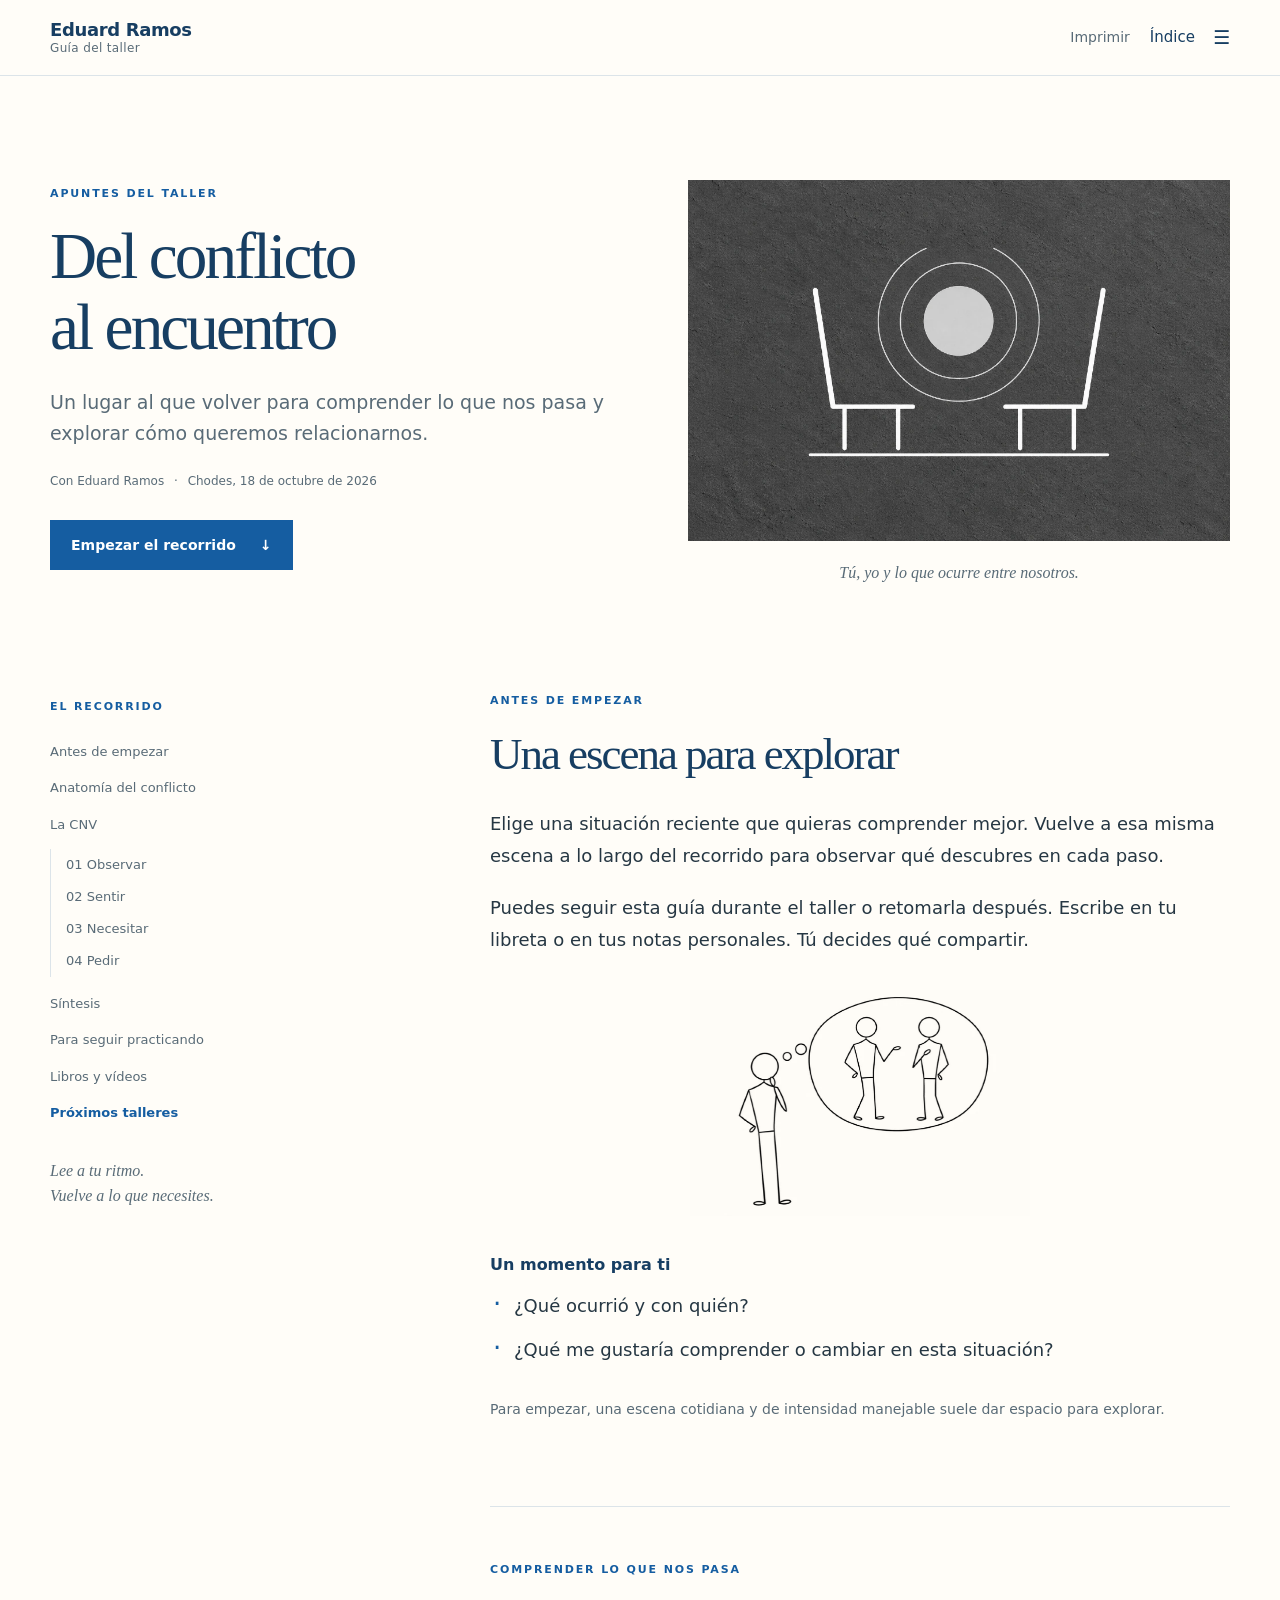
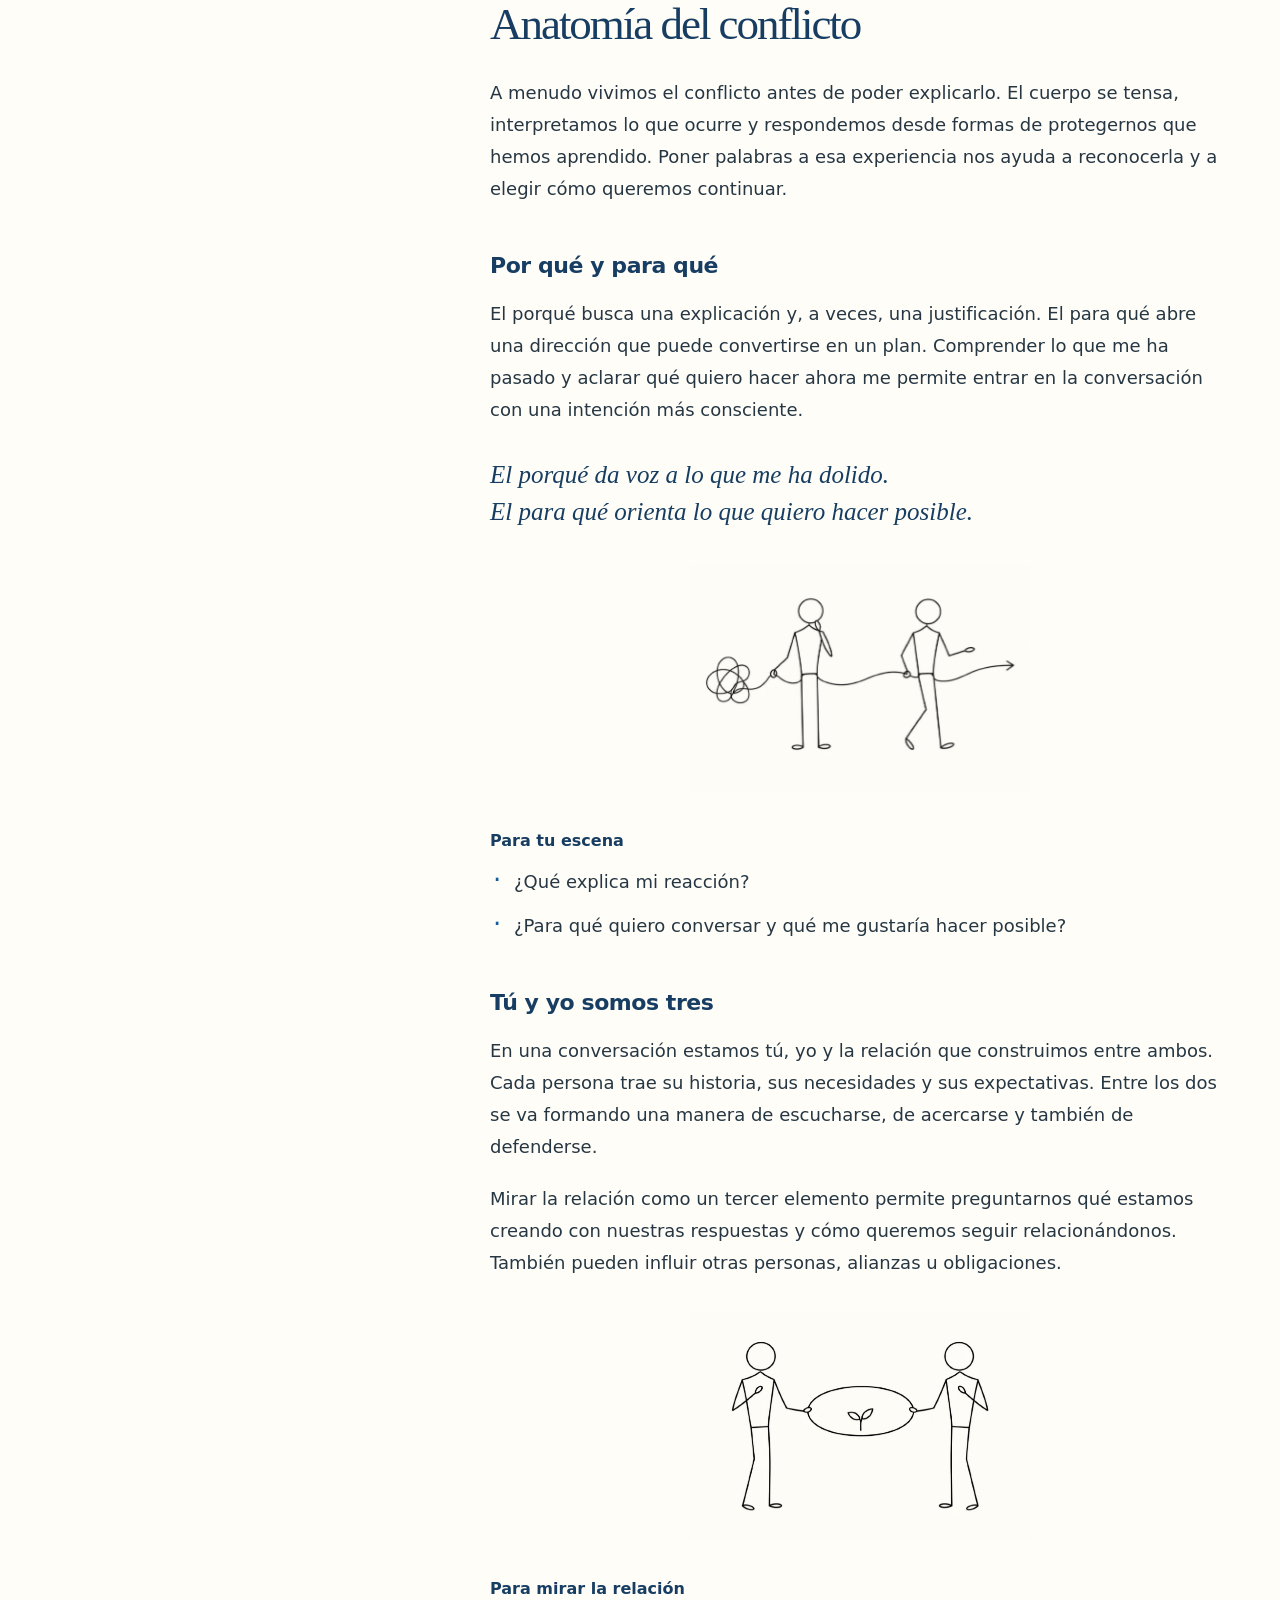
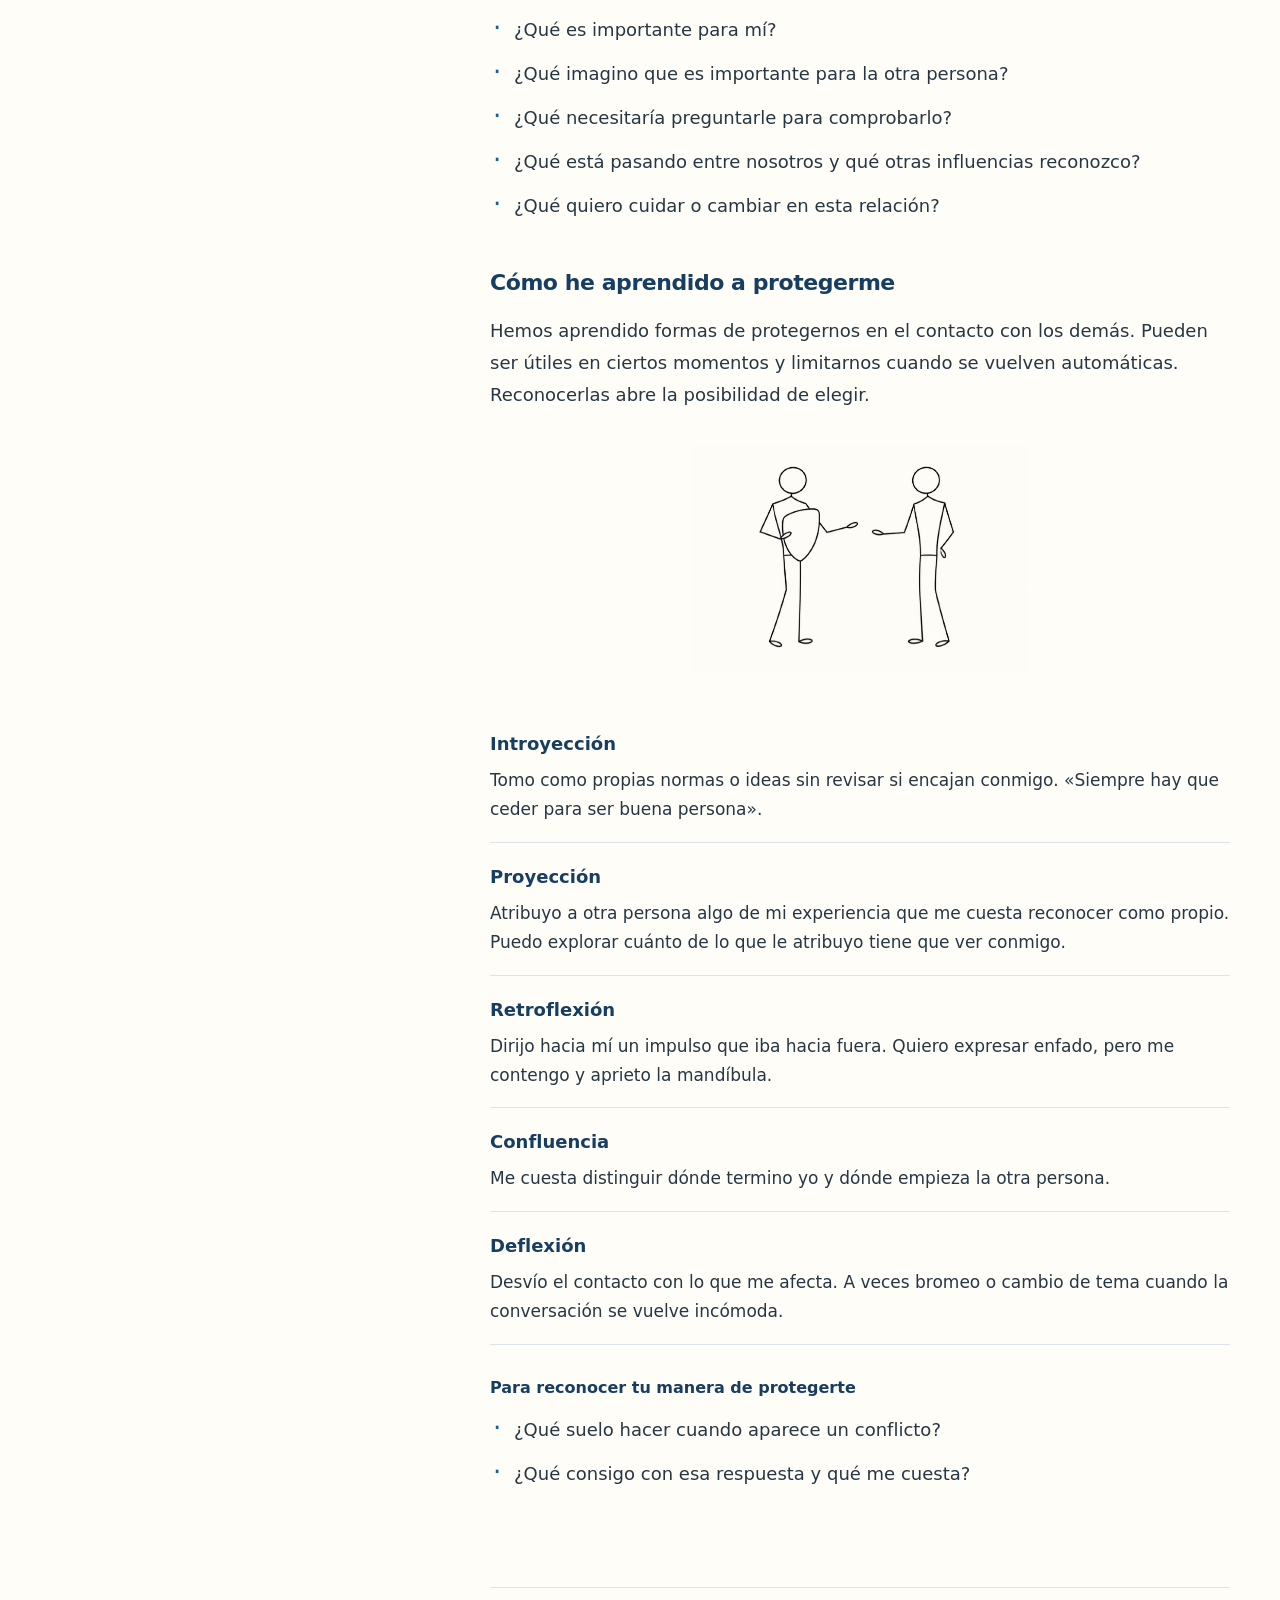
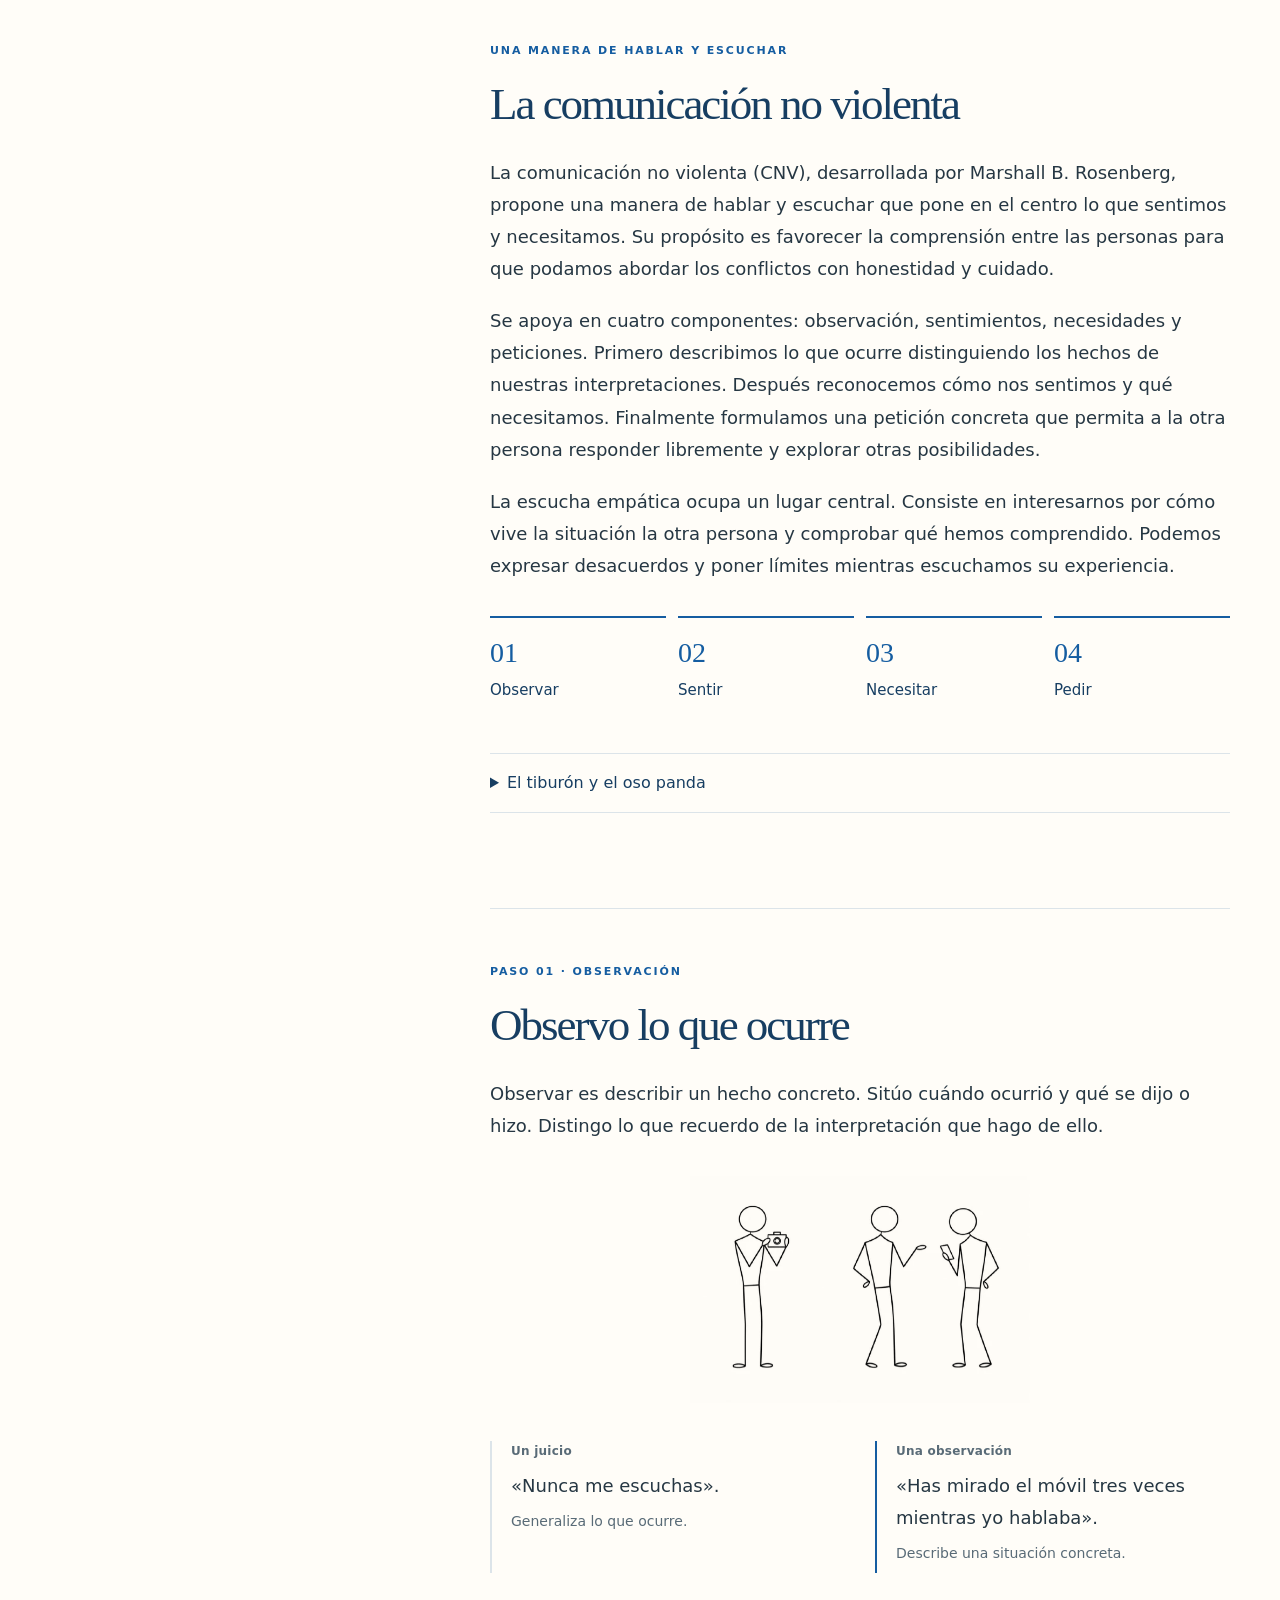
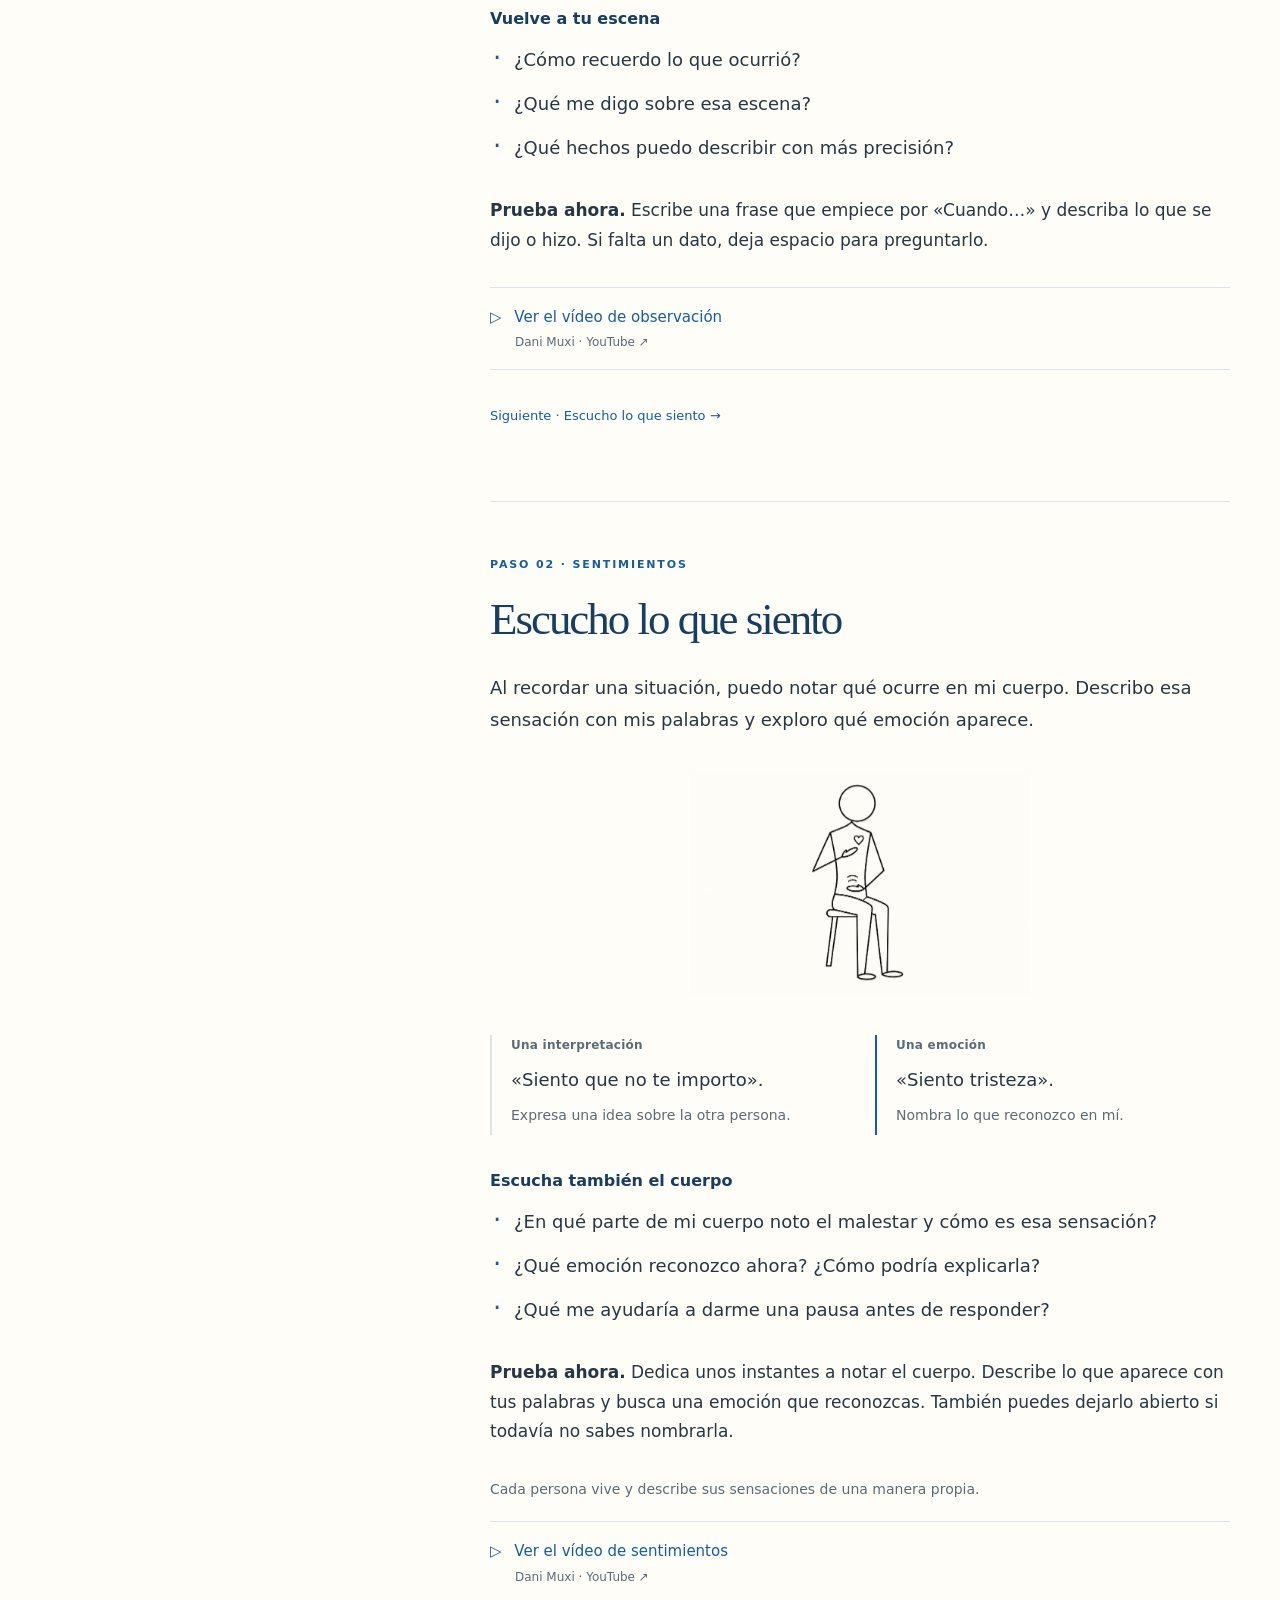
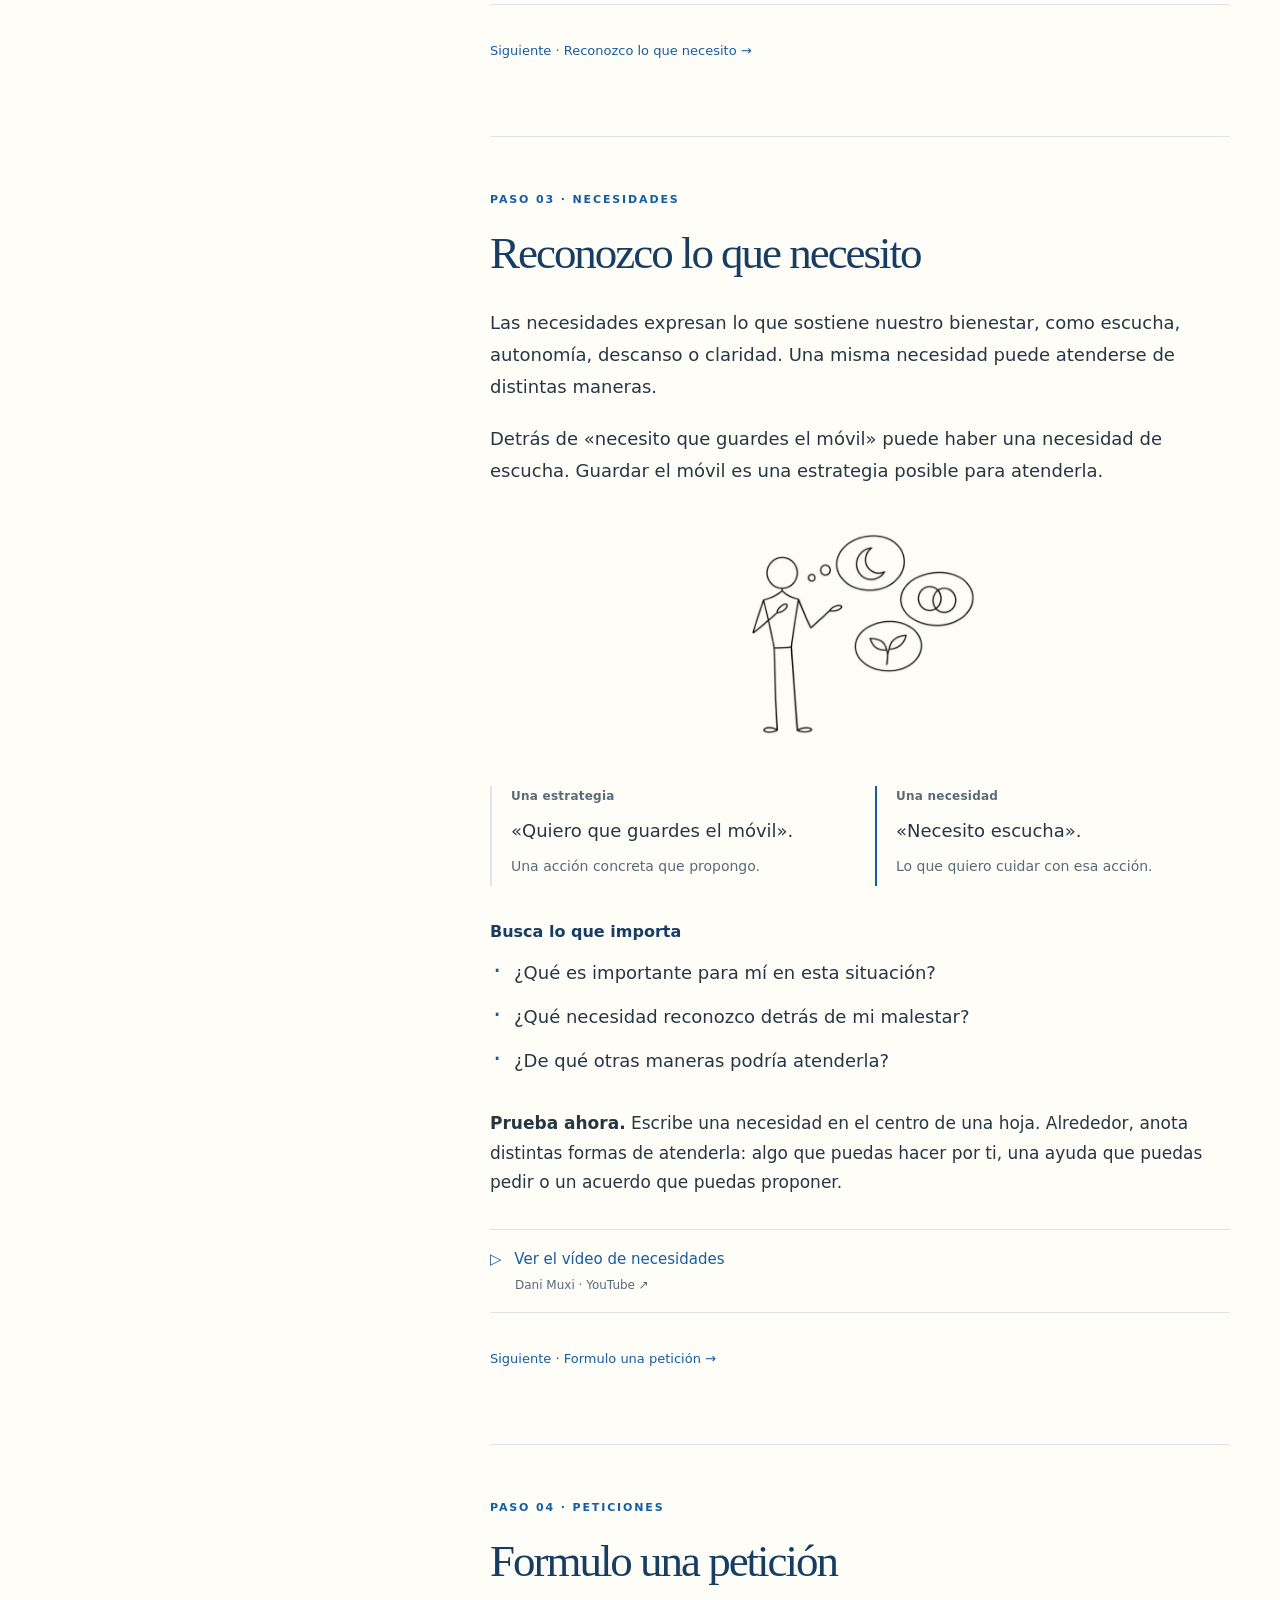
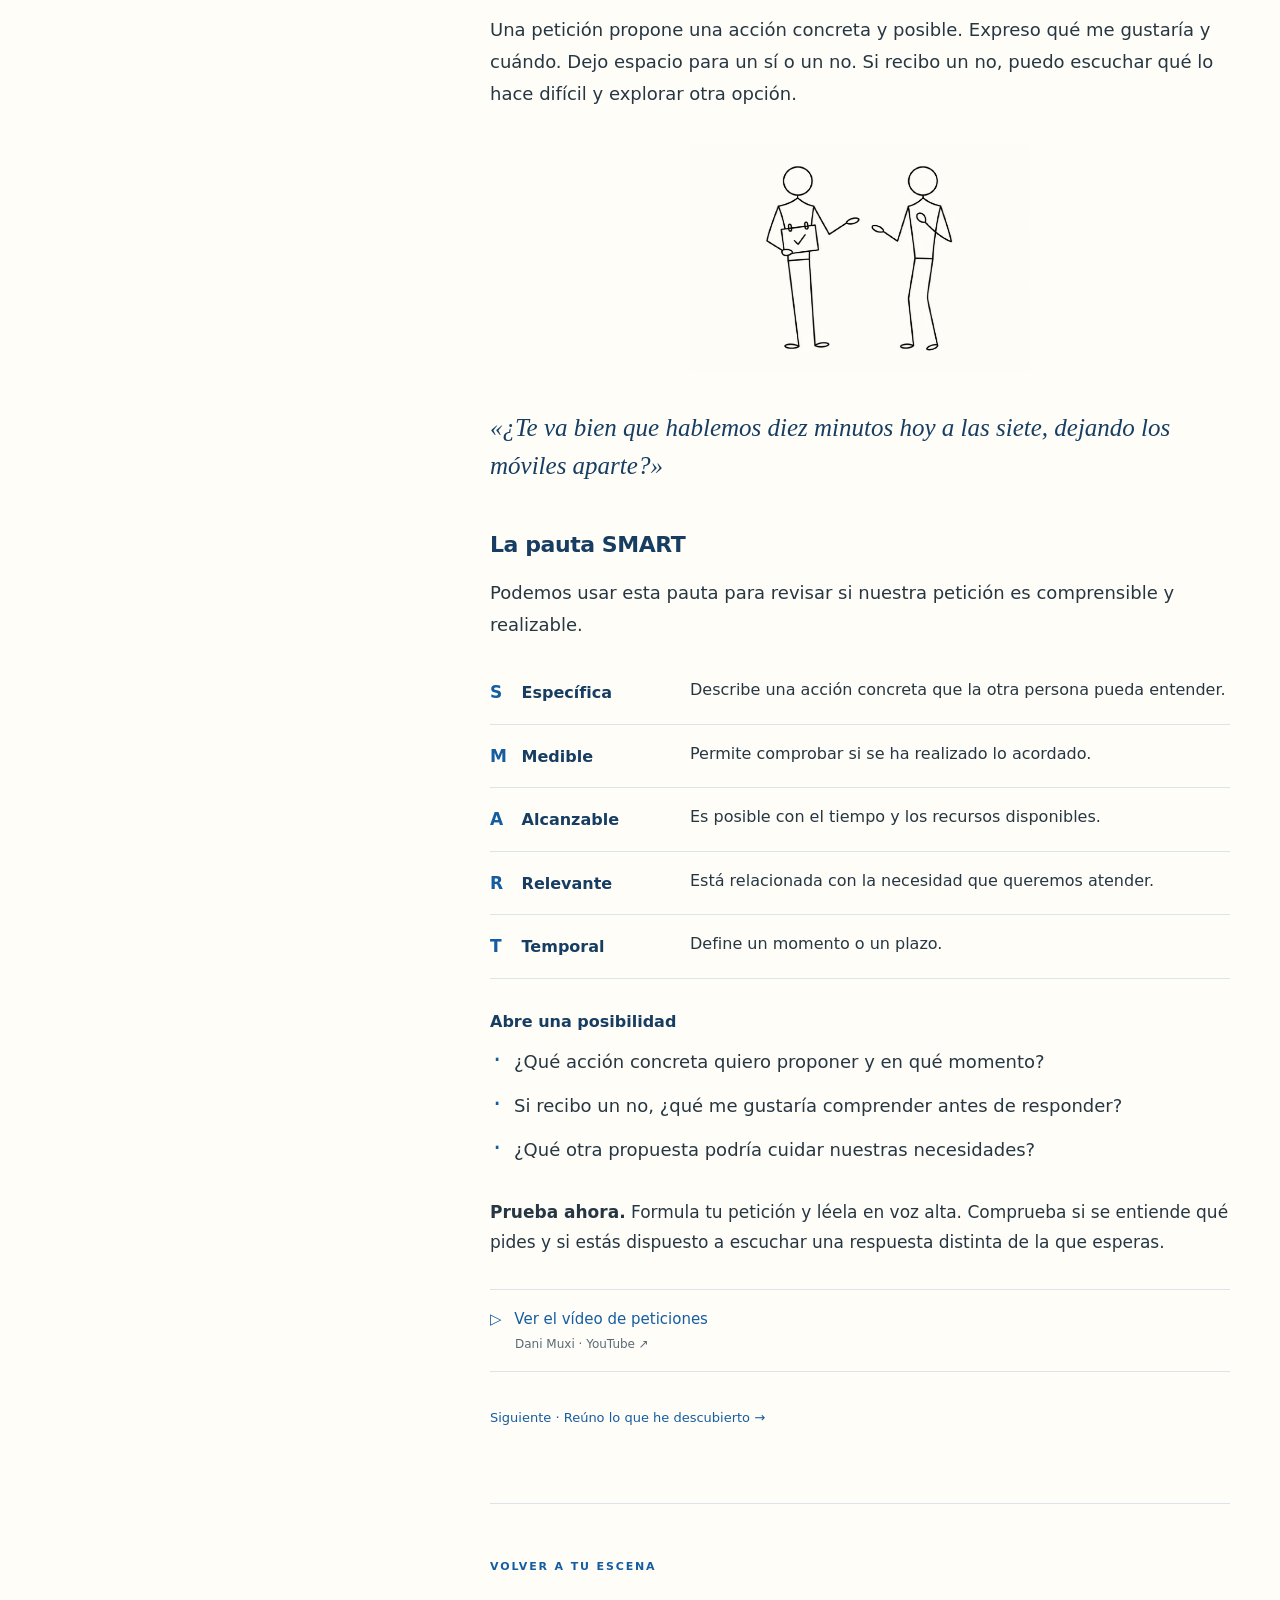
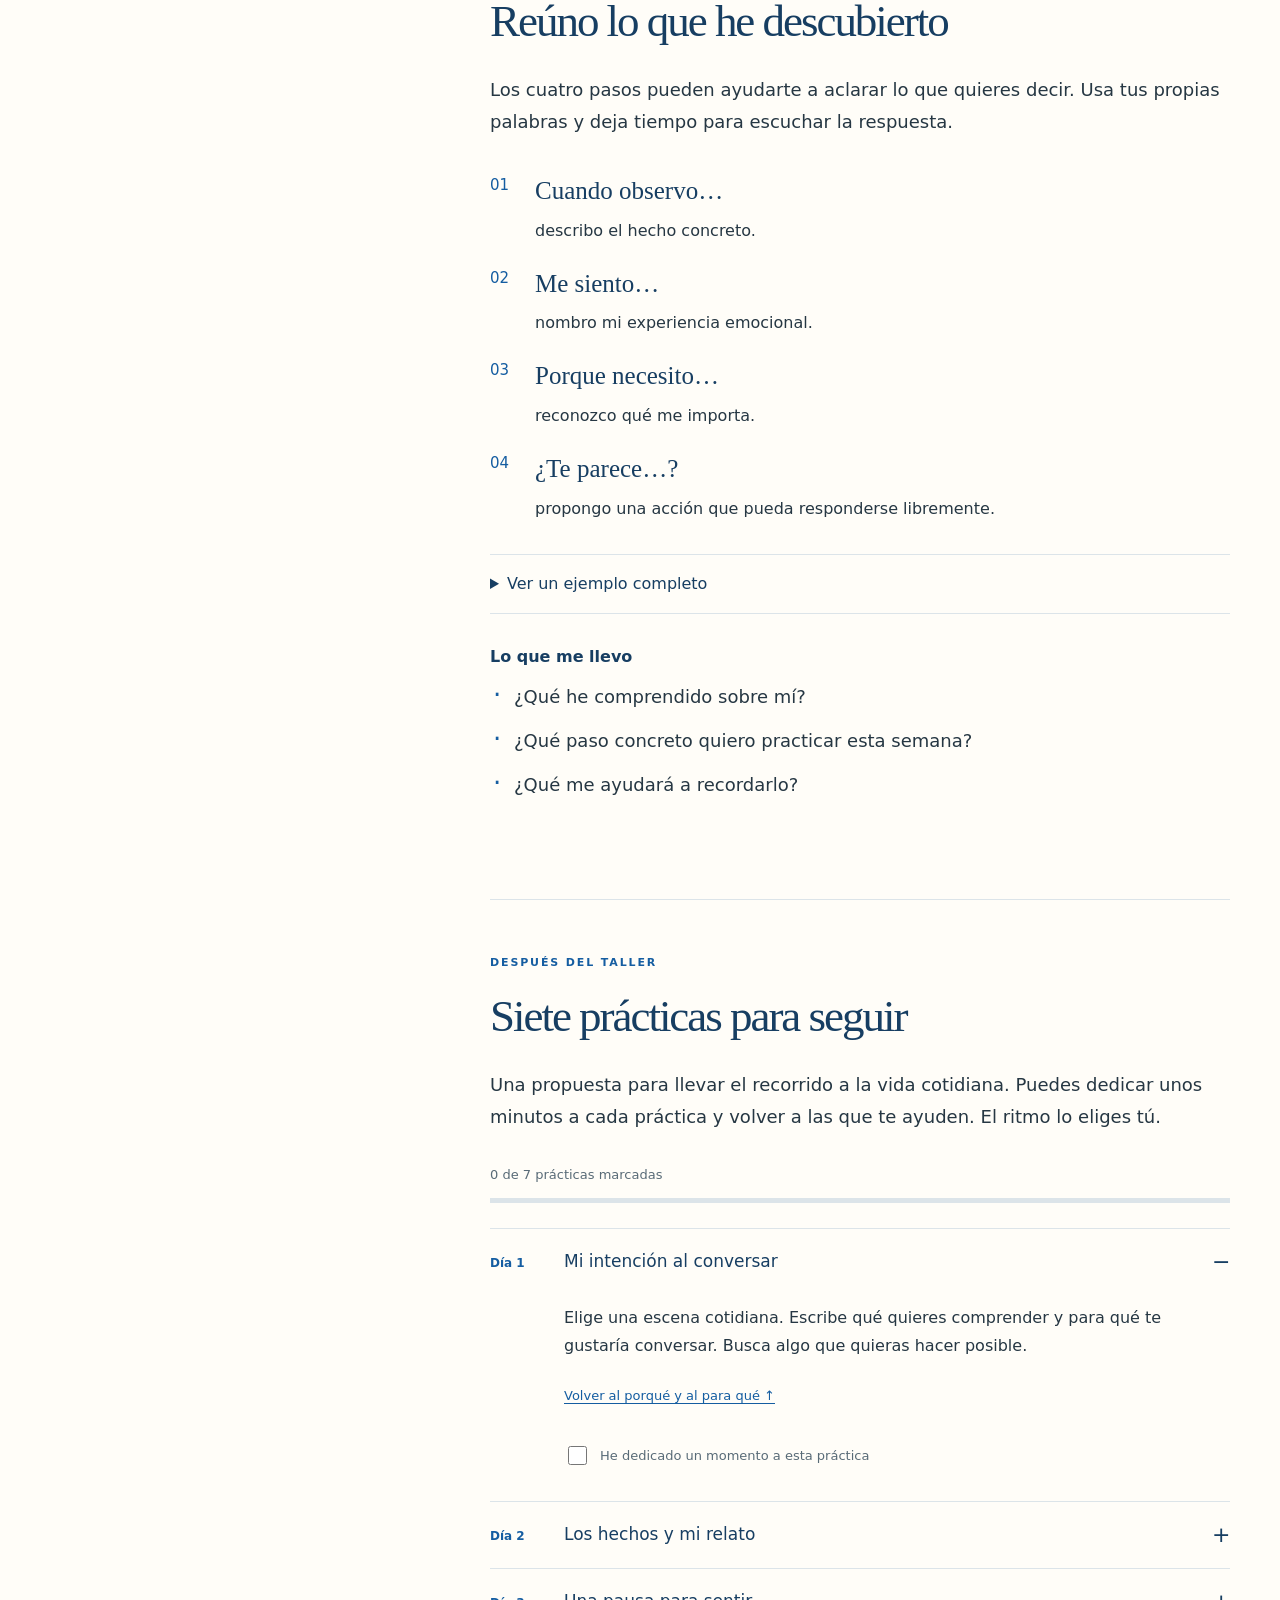
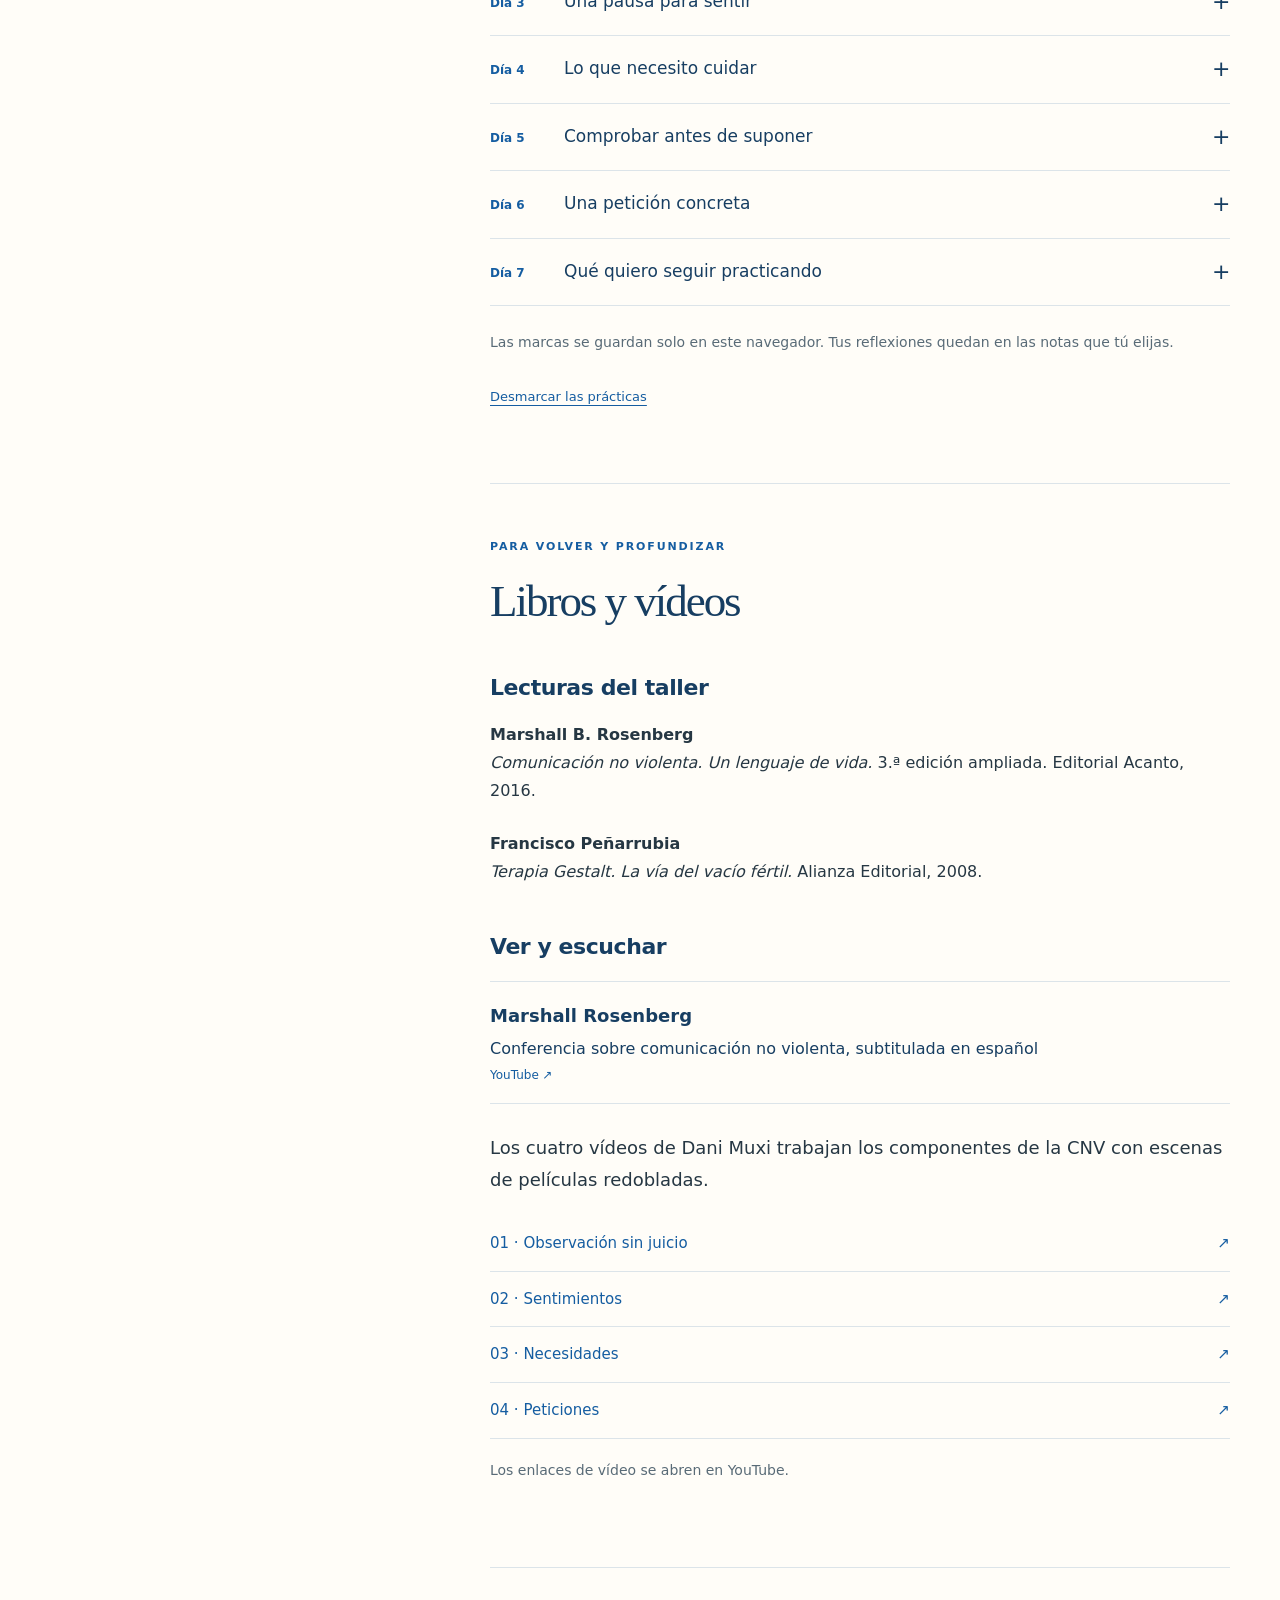
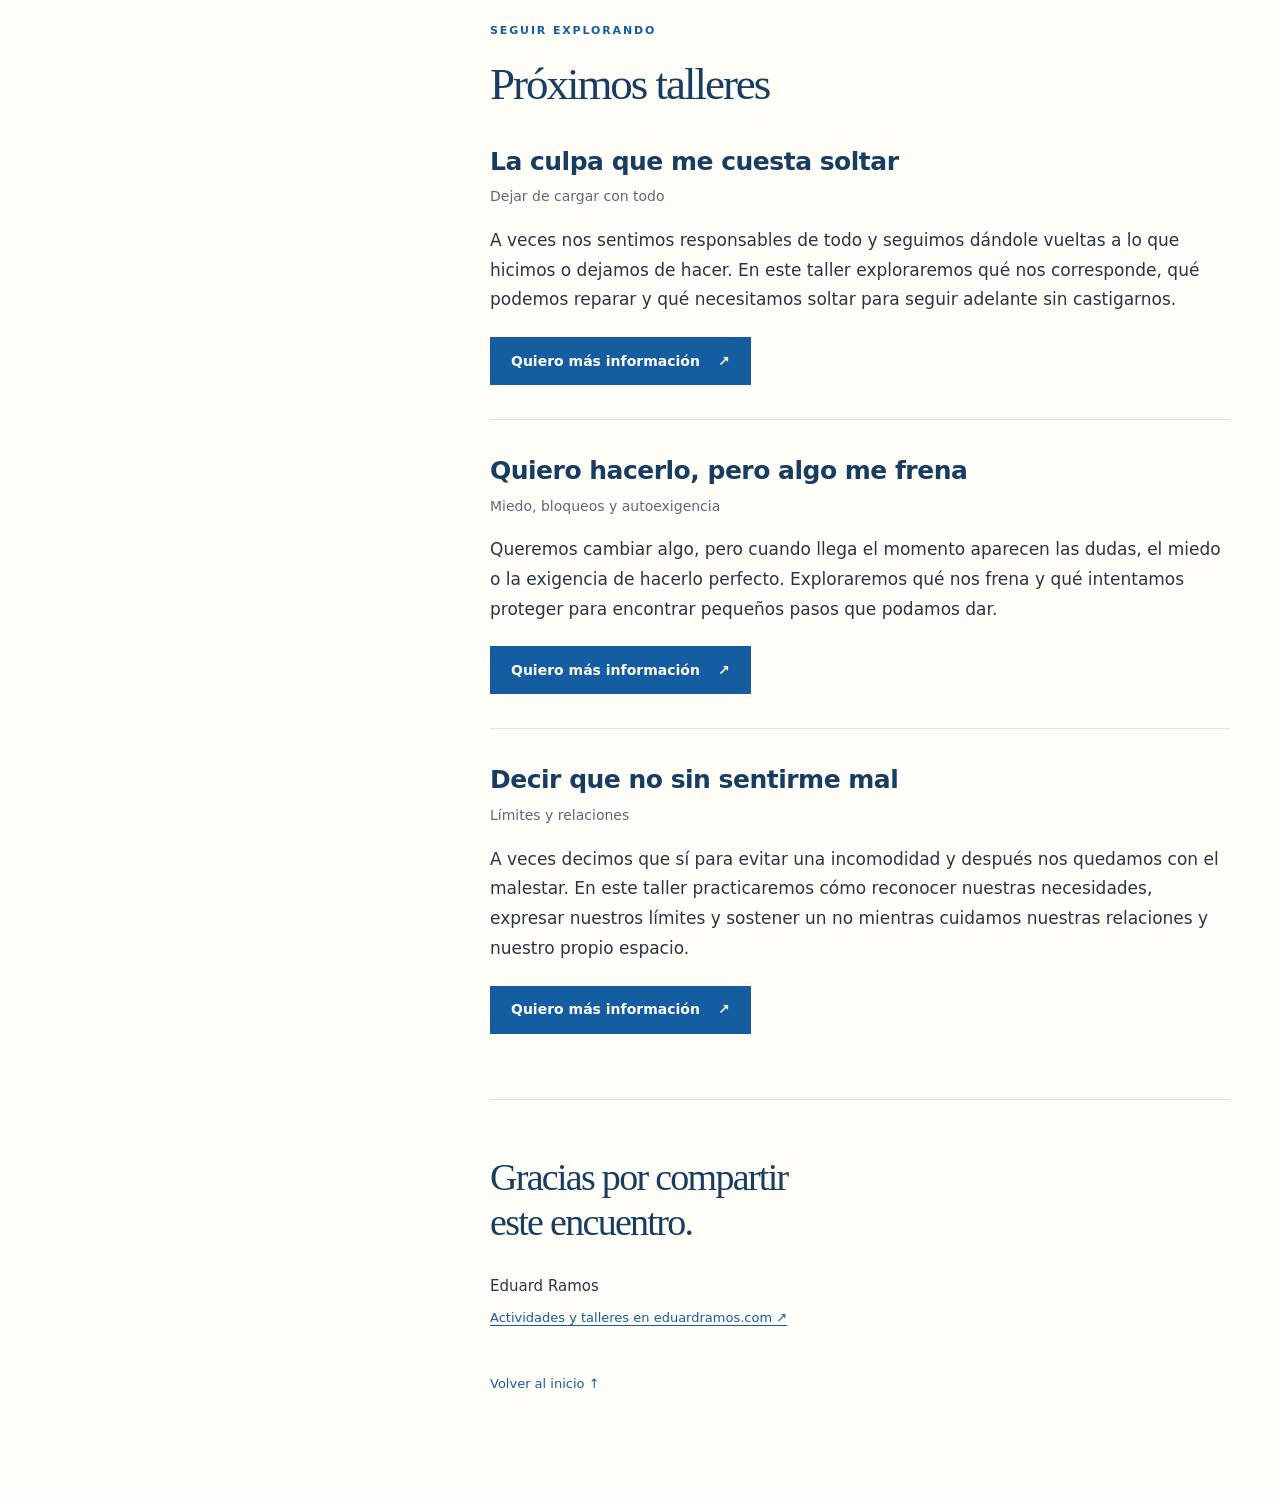
<file: del-conflicto-al-encuentro/apuntes/index.html>
<!doctype html>
<html lang="es">
<head>
  <meta charset="utf-8">
  <meta name="viewport" content="width=device-width, initial-scale=1, viewport-fit=cover">
  <meta name="theme-color" content="#155da1">
  <title>Del conflicto al encuentro · Apuntes del taller · Eduard Ramos</title>
  <meta name="description" content="Una guía para comprender el conflicto, practicar los cuatro pasos de la comunicación no violenta y seguir explorando en la vida cotidiana.">
  <link rel="canonical" href="https://eduardramos.github.io/talleres/del-conflicto-al-encuentro/apuntes/">
  <meta property="og:type" content="website">
  <meta property="og:locale" content="es_ES">
  <meta property="og:title" content="Del conflicto al encuentro · Apuntes para volver a ellos">
  <meta property="og:description" content="El recorrido del taller, preguntas para ti, vídeos y siete prácticas para llevarlo a tu día a día.">
  <meta property="og:url" content="https://eduardramos.github.io/talleres/del-conflicto-al-encuentro/apuntes/">
  <meta property="og:image" content="https://eduardramos.github.io/talleres/del-conflicto-al-encuentro/apuntes/assets/portada.webp">
  <link rel="stylesheet" href="styles.css?v=20261019">
  <script src="guide.js" defer></script>
</head>
<body>
  <a class="skip" href="#contenido">Saltar al contenido</a>
  <header class="topbar">
    <a class="signature" href="#inicio">Eduard Ramos <span>Guía del taller</span></a>
    <div class="top-actions">
      <button type="button" id="print-guide" class="quiet-button" hidden>Imprimir</button>
      <details class="menu" id="guide-menu">
        <summary>Índice <span aria-hidden="true">☰</span></summary>
        <nav aria-label="Índice de la guía">
          <a href="#empezar">Antes de empezar</a>
          <a href="#anatomia">Anatomía del conflicto</a>
          <a href="#cnv">La comunicación no violenta</a>
          <a href="#observacion">1 · Observo lo que ocurre</a>
          <a href="#sentimientos">2 · Escucho lo que siento</a>
          <a href="#necesidades">3 · Reconozco lo que necesito</a>
          <a href="#peticiones">4 · Formulo una petición</a>
          <a href="#sintesis">Reúno lo que he descubierto</a>
          <a href="#practicar">Siete prácticas para seguir</a>
          <a href="#recursos">Libros y vídeos</a>
          <a href="#proximos-talleres">Próximos talleres</a>
        </nav>
      </details>
    </div>
  </header>

  <main id="contenido">
    <section class="hero wrap" id="inicio" aria-labelledby="titulo">
      <div class="hero-copy">
        <p class="eyebrow">APUNTES DEL TALLER</p>
        <h1 id="titulo">Del conflicto<br>al encuentro</h1>
        <p class="lead">Un lugar al que volver para comprender lo que nos pasa y explorar cómo queremos relacionarnos.</p>
        <p class="byline">Con Eduard Ramos <span aria-hidden="true">·</span> Chodes, 18 de octubre de 2026</p>
        <a class="primary-link" href="#empezar">Empezar el recorrido <span aria-hidden="true">↓</span></a>
      </div>
      <figure class="hero-image">
        <img src="assets/portada.webp" alt="Dos sillas frente a frente y un círculo de luz entre ambas" width="940" height="627" fetchpriority="high">
        <figcaption>Tú, yo y lo que ocurre entre nosotros.</figcaption>
      </figure>
    </section>

    <div class="reading-layout wrap">
      <aside class="sidebar" aria-label="El recorrido">
        <p class="eyebrow">EL RECORRIDO</p>
        <nav aria-label="Apartados del taller">
          <a href="#empezar">Antes de empezar</a>
          <a href="#anatomia">Anatomía del conflicto</a>
          <a href="#cnv">La CNV</a>
          <div class="subnav">
            <a href="#observacion">01 Observar</a>
            <a href="#sentimientos">02 Sentir</a>
            <a href="#necesidades">03 Necesitar</a>
            <a href="#peticiones">04 Pedir</a>
          </div>
          <a href="#sintesis">Síntesis</a>
          <a href="#practicar">Para seguir practicando</a>
          <a href="#recursos">Libros y vídeos</a>
          <a href="#proximos-talleres">Próximos talleres</a>
        </nav>
        <p class="sidebar-note">Lee a tu ritmo.<br>Vuelve a lo que necesites.</p>
      </aside>

      <article class="reading">
        <section id="empezar" class="chapter" aria-labelledby="empezar-title">
          <p class="eyebrow">ANTES DE EMPEZAR</p>
          <h2 id="empezar-title">Una escena para explorar</h2>
          <p>Elige una situación reciente que quieras comprender mejor. Vuelve a esa misma escena a lo largo del recorrido para observar qué descubres en cada paso.</p>
          <p>Puedes seguir esta guía durante el taller o retomarla después. Escribe en tu libreta o en tus notas personales. Tú decides qué compartir.</p>
          <img class="drawing" src="assets/escena.webp" alt="" width="657" height="438" loading="lazy">
          <div class="questions">
            <h3>Un momento para ti</h3>
            <ul>
              <li>¿Qué ocurrió y con quién?</li>
              <li>¿Qué me gustaría comprender o cambiar en esta situación?</li>
            </ul>
          </div>
          <p class="small">Para empezar, una escena cotidiana y de intensidad manejable suele dar espacio para explorar.</p>
        </section>

        <section id="anatomia" class="chapter" aria-labelledby="anatomia-title">
          <p class="eyebrow">COMPRENDER LO QUE NOS PASA</p>
          <h2 id="anatomia-title">Anatomía del conflicto</h2>
          <p>A menudo vivimos el conflicto antes de poder explicarlo. El cuerpo se tensa, interpretamos lo que ocurre y respondemos desde formas de protegernos que hemos aprendido. Poner palabras a esa experiencia nos ayuda a reconocerla y a elegir cómo queremos continuar.</p>

          <h3>Por qué y para qué</h3>
          <p>El porqué busca una explicación y, a veces, una justificación. El para qué abre una dirección que puede convertirse en un plan. Comprender lo que me ha pasado y aclarar qué quiero hacer ahora me permite entrar en la conversación con una intención más consciente.</p>
          <p class="key-thought">El porqué da voz a lo que me ha dolido.<br>El para qué orienta lo que quiero hacer posible.</p>
          <img class="drawing" src="assets/direccion.webp" alt="" width="713" height="476" loading="lazy">
          <div class="questions">
            <h4>Para tu escena</h4>
            <ul>
              <li>¿Qué explica mi reacción?</li>
              <li>¿Para qué quiero conversar y qué me gustaría hacer posible?</li>
            </ul>
          </div>

          <h3>Tú y yo somos tres</h3>
          <p>En una conversación estamos tú, yo y la relación que construimos entre ambos. Cada persona trae su historia, sus necesidades y sus expectativas. Entre los dos se va formando una manera de escucharse, de acercarse y también de defenderse.</p>
          <p>Mirar la relación como un tercer elemento permite preguntarnos qué estamos creando con nuestras respuestas y cómo queremos seguir relacionándonos. También pueden influir otras personas, alianzas u obligaciones.</p>
          <img class="drawing" src="assets/relacion.webp" alt="" width="673" height="449" loading="lazy">
          <div class="questions">
            <h4>Para mirar la relación</h4>
            <ul>
              <li>¿Qué es importante para mí?</li>
              <li>¿Qué imagino que es importante para la otra persona?</li>
              <li>¿Qué necesitaría preguntarle para comprobarlo?</li>
              <li>¿Qué está pasando entre nosotros y qué otras influencias reconozco?</li>
              <li>¿Qué quiero cuidar o cambiar en esta relación?</li>
            </ul>
          </div>

          <h3>Cómo he aprendido a protegerme</h3>
          <p>Hemos aprendido formas de protegernos en el contacto con los demás. Pueden ser útiles en ciertos momentos y limitarnos cuando se vuelven automáticas. Reconocerlas abre la posibilidad de elegir.</p>
          <img class="drawing" src="assets/proteccion.webp" alt="" width="661" height="441" loading="lazy">
          <dl class="concepts">
            <div><dt>Introyección</dt><dd>Tomo como propias normas o ideas sin revisar si encajan conmigo. «Siempre hay que ceder para ser buena persona».</dd></div>
            <div><dt>Proyección</dt><dd>Atribuyo a otra persona algo de mi experiencia que me cuesta reconocer como propio. Puedo explorar cuánto de lo que le atribuyo tiene que ver conmigo.</dd></div>
            <div><dt>Retroflexión</dt><dd>Dirijo hacia mí un impulso que iba hacia fuera. Quiero expresar enfado, pero me contengo y aprieto la mandíbula.</dd></div>
            <div><dt>Confluencia</dt><dd>Me cuesta distinguir dónde termino yo y dónde empieza la otra persona.</dd></div>
            <div><dt>Deflexión</dt><dd>Desvío el contacto con lo que me afecta. A veces bromeo o cambio de tema cuando la conversación se vuelve incómoda.</dd></div>
          </dl>
          <div class="questions">
            <h4>Para reconocer tu manera de protegerte</h4>
            <ul>
              <li>¿Qué suelo hacer cuando aparece un conflicto?</li>
              <li>¿Qué consigo con esa respuesta y qué me cuesta?</li>
            </ul>
          </div>
        </section>

        <section id="cnv" class="chapter" aria-labelledby="cnv-title">
          <p class="eyebrow">UNA MANERA DE HABLAR Y ESCUCHAR</p>
          <h2 id="cnv-title">La comunicación no violenta</h2>
          <p>La comunicación no violenta (CNV), desarrollada por Marshall B. Rosenberg, propone una manera de hablar y escuchar que pone en el centro lo que sentimos y necesitamos. Su propósito es favorecer la comprensión entre las personas para que podamos abordar los conflictos con honestidad y cuidado.</p>
          <p>Se apoya en cuatro componentes: observación, sentimientos, necesidades y peticiones. Primero describimos lo que ocurre distinguiendo los hechos de nuestras interpretaciones. Después reconocemos cómo nos sentimos y qué necesitamos. Finalmente formulamos una petición concreta que permita a la otra persona responder libremente y explorar otras posibilidades.</p>
          <p>La escucha empática ocupa un lugar central. Consiste en interesarnos por cómo vive la situación la otra persona y comprobar qué hemos comprendido. Podemos expresar desacuerdos y poner límites mientras escuchamos su experiencia.</p>
          <nav class="steps-nav" aria-label="Los cuatro pasos de la CNV">
            <a href="#observacion"><span>01</span> Observar</a>
            <a href="#sentimientos"><span>02</span> Sentir</a>
            <a href="#necesidades"><span>03</span> Necesitar</a>
            <a href="#peticiones"><span>04</span> Pedir</a>
          </nav>
          <details class="reflection">
            <summary>El tiburón y el oso panda</summary>
            <div class="details-body">
              <p>En el taller usamos estas dos imágenes para reconocer maneras de comunicarnos. El modo tiburón aparece cuando atacamos, juzgamos o exigimos. El modo oso panda nos recuerda la posibilidad de hacer una pausa, reconocer lo que necesitamos y expresarlo con claridad.</p>
              <p>Son modos que podemos reconocer en nosotros. El oso panda también puede decir que no y expresar un límite con firmeza.</p>
            </div>
          </details>
        </section>

        <section id="observacion" class="chapter cnv-step" aria-labelledby="observacion-title">
          <p class="eyebrow">PASO 01 · OBSERVACIÓN</p>
          <h2 id="observacion-title">Observo lo que ocurre</h2>
          <p>Observar es describir un hecho concreto. Sitúo cuándo ocurrió y qué se dijo o hizo. Distingo lo que recuerdo de la interpretación que hago de ello.</p>
          <img class="drawing" src="assets/observacion.webp" alt="" width="630" height="420" loading="lazy">
          <div class="comparison">
            <div><p class="example-label">Un juicio</p><p>«Nunca me escuchas».</p><p class="small">Generaliza lo que ocurre.</p></div>
            <div><p class="example-label">Una observación</p><p>«Has mirado el móvil tres veces mientras yo hablaba».</p><p class="small">Describe una situación concreta.</p></div>
          </div>
          <div class="questions">
            <h3>Vuelve a tu escena</h3>
            <ul>
              <li>¿Cómo recuerdo lo que ocurrió?</li>
              <li>¿Qué me digo sobre esa escena?</li>
              <li>¿Qué hechos puedo describir con más precisión?</li>
            </ul>
          </div>
          <p class="practice-line"><strong>Prueba ahora.</strong> Escribe una frase que empiece por «Cuando…» y describa lo que se dijo o hizo. Si falta un dato, deja espacio para preguntarlo.</p>
          <a class="video-link" href="https://youtu.be/bnGApoZBK-U" target="_blank" rel="noopener noreferrer"><span aria-hidden="true">▷</span> Ver el vídeo de observación <span class="small">Dani Muxi · YouTube ↗</span></a>
          <a class="next-link" href="#sentimientos">Siguiente · Escucho lo que siento →</a>
        </section>

        <section id="sentimientos" class="chapter cnv-step" aria-labelledby="sentimientos-title">
          <p class="eyebrow">PASO 02 · SENTIMIENTOS</p>
          <h2 id="sentimientos-title">Escucho lo que siento</h2>
          <p>Al recordar una situación, puedo notar qué ocurre en mi cuerpo. Describo esa sensación con mis palabras y exploro qué emoción aparece.</p>
          <img class="drawing" src="assets/sentimientos.webp" alt="" width="898" height="599" loading="lazy">
          <div class="comparison">
            <div><p class="example-label">Una interpretación</p><p>«Siento que no te importo».</p><p class="small">Expresa una idea sobre la otra persona.</p></div>
            <div><p class="example-label">Una emoción</p><p>«Siento tristeza».</p><p class="small">Nombra lo que reconozco en mí.</p></div>
          </div>
          <div class="questions">
            <h3>Escucha también el cuerpo</h3>
            <ul>
              <li>¿En qué parte de mi cuerpo noto el malestar y cómo es esa sensación?</li>
              <li>¿Qué emoción reconozco ahora? ¿Cómo podría explicarla?</li>
              <li>¿Qué me ayudaría a darme una pausa antes de responder?</li>
            </ul>
          </div>
          <p class="practice-line"><strong>Prueba ahora.</strong> Dedica unos instantes a notar el cuerpo. Describe lo que aparece con tus palabras y busca una emoción que reconozcas. También puedes dejarlo abierto si todavía no sabes nombrarla.</p>
          <p class="small">Cada persona vive y describe sus sensaciones de una manera propia.</p>
          <a class="video-link" href="https://youtu.be/uGH5uE3vzMQ" target="_blank" rel="noopener noreferrer"><span aria-hidden="true">▷</span> Ver el vídeo de sentimientos <span class="small">Dani Muxi · YouTube ↗</span></a>
          <a class="next-link" href="#necesidades">Siguiente · Reconozco lo que necesito →</a>
        </section>

        <section id="necesidades" class="chapter cnv-step" aria-labelledby="necesidades-title">
          <p class="eyebrow">PASO 03 · NECESIDADES</p>
          <h2 id="necesidades-title">Reconozco lo que necesito</h2>
          <p>Las necesidades expresan lo que sostiene nuestro bienestar, como escucha, autonomía, descanso o claridad. Una misma necesidad puede atenderse de distintas maneras.</p>
          <p>Detrás de «necesito que guardes el móvil» puede haber una necesidad de escucha. Guardar el móvil es una estrategia posible para atenderla.</p>
          <img class="drawing" src="assets/necesidades.webp" alt="" width="734" height="490" loading="lazy">
          <div class="comparison">
            <div><p class="example-label">Una estrategia</p><p>«Quiero que guardes el móvil».</p><p class="small">Una acción concreta que propongo.</p></div>
            <div><p class="example-label">Una necesidad</p><p>«Necesito escucha».</p><p class="small">Lo que quiero cuidar con esa acción.</p></div>
          </div>
          <div class="questions">
            <h3>Busca lo que importa</h3>
            <ul>
              <li>¿Qué es importante para mí en esta situación?</li>
              <li>¿Qué necesidad reconozco detrás de mi malestar?</li>
              <li>¿De qué otras maneras podría atenderla?</li>
            </ul>
          </div>
          <p class="practice-line"><strong>Prueba ahora.</strong> Escribe una necesidad en el centro de una hoja. Alrededor, anota distintas formas de atenderla: algo que puedas hacer por ti, una ayuda que puedas pedir o un acuerdo que puedas proponer.</p>
          <a class="video-link" href="https://youtu.be/iuX71wJezLs" target="_blank" rel="noopener noreferrer"><span aria-hidden="true">▷</span> Ver el vídeo de necesidades <span class="small">Dani Muxi · YouTube ↗</span></a>
          <a class="next-link" href="#peticiones">Siguiente · Formulo una petición →</a>
        </section>

        <section id="peticiones" class="chapter cnv-step" aria-labelledby="peticiones-title">
          <p class="eyebrow">PASO 04 · PETICIONES</p>
          <h2 id="peticiones-title">Formulo una petición</h2>
          <p>Una petición propone una acción concreta y posible. Expreso qué me gustaría y cuándo. Dejo espacio para un sí o un no. Si recibo un no, puedo escuchar qué lo hace difícil y explorar otra opción.</p>
          <img class="drawing" src="assets/peticiones.webp" alt="" width="653" height="436" loading="lazy">
          <p class="key-thought">«¿Te va bien que hablemos diez minutos hoy a las siete, dejando los móviles aparte?»</p>
          <h3>La pauta SMART</h3>
          <p>Podemos usar esta pauta para revisar si nuestra petición es comprensible y realizable.</p>
          <dl class="smart-list">
            <div><dt><span>S</span> Específica</dt><dd>Describe una acción concreta que la otra persona pueda entender.</dd></div>
            <div><dt><span>M</span> Medible</dt><dd>Permite comprobar si se ha realizado lo acordado.</dd></div>
            <div><dt><span>A</span> Alcanzable</dt><dd>Es posible con el tiempo y los recursos disponibles.</dd></div>
            <div><dt><span>R</span> Relevante</dt><dd>Está relacionada con la necesidad que queremos atender.</dd></div>
            <div><dt><span>T</span> Temporal</dt><dd>Define un momento o un plazo.</dd></div>
          </dl>
          <div class="questions">
            <h3>Abre una posibilidad</h3>
            <ul>
              <li>¿Qué acción concreta quiero proponer y en qué momento?</li>
              <li>Si recibo un no, ¿qué me gustaría comprender antes de responder?</li>
              <li>¿Qué otra propuesta podría cuidar nuestras necesidades?</li>
            </ul>
          </div>
          <p class="practice-line"><strong>Prueba ahora.</strong> Formula tu petición y léela en voz alta. Comprueba si se entiende qué pides y si estás dispuesto a escuchar una respuesta distinta de la que esperas.</p>
          <a class="video-link" href="https://youtu.be/P_wlsvA7mto" target="_blank" rel="noopener noreferrer"><span aria-hidden="true">▷</span> Ver el vídeo de peticiones <span class="small">Dani Muxi · YouTube ↗</span></a>
          <a class="next-link" href="#sintesis">Siguiente · Reúno lo que he descubierto →</a>
        </section>

        <section id="sintesis" class="chapter" aria-labelledby="sintesis-title">
          <p class="eyebrow">VOLVER A TU ESCENA</p>
          <h2 id="sintesis-title">Reúno lo que he descubierto</h2>
          <p>Los cuatro pasos pueden ayudarte a aclarar lo que quieres decir. Usa tus propias palabras y deja tiempo para escuchar la respuesta.</p>
          <ol class="sentence-guide">
            <li><span>Cuando observo…</span> describo el hecho concreto.</li>
            <li><span>Me siento…</span> nombro mi experiencia emocional.</li>
            <li><span>Porque necesito…</span> reconozco qué me importa.</li>
            <li><span>¿Te parece…?</span> propongo una acción que pueda responderse libremente.</li>
          </ol>
          <details class="reflection">
            <summary>Ver un ejemplo completo</summary>
            <div class="details-body">
              <p>«Cuando has mirado el móvil tres veces mientras te contaba lo que me había pasado, me he sentido triste, porque para mí era importante tener un rato de escucha. ¿Te va bien que hablemos diez minutos hoy a las siete, dejando los móviles aparte?»</p>
              <p class="small">Es un ejemplo para explorar. Busca una forma de decirlo que suene tuya.</p>
            </div>
          </details>
          <div class="questions">
            <h3>Lo que me llevo</h3>
            <ul>
              <li>¿Qué he comprendido sobre mí?</li>
              <li>¿Qué paso concreto quiero practicar esta semana?</li>
              <li>¿Qué me ayudará a recordarlo?</li>
            </ul>
          </div>
        </section>

        <section id="practicar" class="chapter" aria-labelledby="practicar-title">
          <p class="eyebrow">DESPUÉS DEL TALLER</p>
          <h2 id="practicar-title">Siete prácticas para seguir</h2>
          <p>Una propuesta para llevar el recorrido a la vida cotidiana. Puedes dedicar unos minutos a cada práctica y volver a las que te ayuden. El ritmo lo eliges tú.</p>
          <div class="practice-progress" id="practice-progress" hidden>
            <span id="progress-label" role="status" aria-live="polite">0 de 7 prácticas marcadas</span>
            <progress id="progress-bar" value="0" max="7" aria-label="Prácticas marcadas"></progress>
          </div>
          <div class="week-practices">
            <details class="practice-day" open>
              <summary><span class="day-label">Día 1</span><span>Mi intención al conversar</span></summary>
              <div class="details-body"><p>Elige una escena cotidiana. Escribe qué quieres comprender y para qué te gustaría conversar. Busca algo que quieras hacer posible.</p><a href="#anatomia">Volver al porqué y al para qué ↑</a><label class="completion" hidden><input type="checkbox" data-day="1"> He dedicado un momento a esta práctica</label></div>
            </details>
            <details class="practice-day">
              <summary><span class="day-label">Día 2</span><span>Los hechos y mi relato</span></summary>
              <div class="details-body"><p>Escribe lo que ocurrió y, al lado, lo que interpretaste. Revisa si has atribuido alguna intención que todavía tendrías que comprobar.</p><a href="#observacion">Volver a la observación ↑</a><label class="completion" hidden><input type="checkbox" data-day="2"> He dedicado un momento a esta práctica</label></div>
            </details>
            <details class="practice-day">
              <summary><span class="day-label">Día 3</span><span>Una pausa para sentir</span></summary>
              <div class="details-body"><p>Antes de responder en una conversación, dedica unos instantes a notar el cuerpo. Describe la sensación y explora qué emoción puedes reconocer.</p><a href="#sentimientos">Volver a los sentimientos ↑</a><label class="completion" hidden><input type="checkbox" data-day="3"> He dedicado un momento a esta práctica</label></div>
            </details>
            <details class="practice-day">
              <summary><span class="day-label">Día 4</span><span>Lo que necesito cuidar</span></summary>
              <div class="details-body"><p>Cuando aparezca malestar, pregúntate qué es importante para ti. Nombra una necesidad y busca dos maneras distintas de atenderla.</p><a href="#necesidades">Volver a las necesidades ↑</a><label class="completion" hidden><input type="checkbox" data-day="4"> He dedicado un momento a esta práctica</label></div>
            </details>
            <details class="practice-day">
              <summary><span class="day-label">Día 5</span><span>Comprobar antes de suponer</span></summary>
              <div class="details-body"><p>Piensa qué imaginas que necesita la otra persona. Déjalo como una hipótesis y formula una pregunta abierta que te permita conocer su experiencia.</p><a href="#anatomia">Volver a tú y yo somos tres ↑</a><label class="completion" hidden><input type="checkbox" data-day="5"> He dedicado un momento a esta práctica</label></div>
            </details>
            <details class="practice-day">
              <summary><span class="day-label">Día 6</span><span>Una petición concreta</span></summary>
              <div class="details-body"><p>Convierte un «me gustaría que las cosas fueran distintas» en una acción concreta. Propón cuándo podría ocurrir y escucha qué respuesta recibe tu petición.</p><a href="#peticiones">Volver a las peticiones ↑</a><label class="completion" hidden><input type="checkbox" data-day="6"> He dedicado un momento a esta práctica</label></div>
            </details>
            <details class="practice-day">
              <summary><span class="day-label">Día 7</span><span>Qué quiero seguir practicando</span></summary>
              <div class="details-body"><p>Revisa la semana. ¿Qué cambió en alguna conversación? ¿Dónde te costó más? Elige un gesto o una frase que quieras seguir practicando.</p><a href="#sintesis">Volver a la síntesis ↑</a><label class="completion" hidden><input type="checkbox" data-day="7"> He dedicado un momento a esta práctica</label></div>
            </details>
          </div>
          <p class="small" id="storage-note" hidden>Las marcas se guardan solo en este navegador. Tus reflexiones quedan en las notas que tú elijas.</p>
          <button class="text-button" id="reset-progress" type="button" hidden>Desmarcar las prácticas</button>
          <noscript><p class="small">Puedes seguir todas las prácticas y anotar tu recorrido en tu libreta.</p></noscript>
        </section>

        <section id="recursos" class="chapter" aria-labelledby="recursos-title">
          <p class="eyebrow">PARA VOLVER Y PROFUNDIZAR</p>
          <h2 id="recursos-title">Libros y vídeos</h2>
          <h3>Lecturas del taller</h3>
          <ul class="bibliography">
            <li><strong>Marshall B. Rosenberg</strong><br><cite>Comunicación no violenta. Un lenguaje de vida.</cite> 3.ª edición ampliada. Editorial Acanto, 2016.</li>
            <li><strong>Francisco Peñarrubia</strong><br><cite>Terapia Gestalt. La vía del vacío fértil.</cite> Alianza Editorial, 2008.</li>
          </ul>
          <h3>Ver y escuchar</h3>
          <a class="resource" href="https://youtu.be/C50SD-SDBKg" target="_blank" rel="noopener noreferrer"><strong>Marshall Rosenberg</strong><span>Conferencia sobre comunicación no violenta, subtitulada en español</span><span class="small">YouTube ↗</span></a>
          <p>Los cuatro vídeos de Dani Muxi trabajan los componentes de la CNV con escenas de películas redobladas.</p>
          <ul class="resource-list">
            <li><a href="https://youtu.be/bnGApoZBK-U" target="_blank" rel="noopener noreferrer">01 · Observación sin juicio <span aria-hidden="true">↗</span></a></li>
            <li><a href="https://youtu.be/uGH5uE3vzMQ" target="_blank" rel="noopener noreferrer">02 · Sentimientos <span aria-hidden="true">↗</span></a></li>
            <li><a href="https://youtu.be/iuX71wJezLs" target="_blank" rel="noopener noreferrer">03 · Necesidades <span aria-hidden="true">↗</span></a></li>
            <li><a href="https://youtu.be/P_wlsvA7mto" target="_blank" rel="noopener noreferrer">04 · Peticiones <span aria-hidden="true">↗</span></a></li>
          </ul>
          <p class="small">Los enlaces de vídeo se abren en YouTube.</p>
        </section>

        <section id="proximos-talleres" class="chapter" aria-labelledby="proximos-talleres-title">
          <p class="eyebrow">SEGUIR EXPLORANDO</p>
          <h2 id="proximos-talleres-title">Próximos talleres</h2>
          <div class="workshop-list">
            <article class="workshop-preview" aria-labelledby="taller-culpa">
              <h3 id="taller-culpa">La culpa que me cuesta soltar</h3>
              <p class="workshop-subtitle">Dejar de cargar con todo</p>
              <p>A veces nos sentimos responsables de todo y seguimos dándole vueltas a lo que hicimos o dejamos de hacer. En este taller exploraremos qué nos corresponde, qué podemos reparar y qué necesitamos soltar para seguir adelante sin castigarnos.</p>
              <a class="primary-link workshop-cta" href="https://wa.me/34605004011?text=Hola%2C%20Eduard.%20Me%20interesa%20el%20taller%20%C2%ABLa%20culpa%20que%20me%20cuesta%20soltar%C2%BB.%20%C2%BFMe%20env%C3%ADas%20m%C3%A1s%20informaci%C3%B3n%20para%20reservar%20plaza%3F" target="_blank" rel="noopener noreferrer" aria-label="Pedir información por WhatsApp sobre La culpa que me cuesta soltar">Quiero más información <span aria-hidden="true">↗</span></a>
            </article>
            <article class="workshop-preview" aria-labelledby="taller-bloqueos">
              <h3 id="taller-bloqueos">Quiero hacerlo, pero algo me frena</h3>
              <p class="workshop-subtitle">Miedo, bloqueos y autoexigencia</p>
              <p>Queremos cambiar algo, pero cuando llega el momento aparecen las dudas, el miedo o la exigencia de hacerlo perfecto. Exploraremos qué nos frena y qué intentamos proteger para encontrar pequeños pasos que podamos dar.</p>
              <a class="primary-link workshop-cta" href="https://wa.me/34605004011?text=Hola%2C%20Eduard.%20Me%20interesa%20el%20taller%20%C2%ABQuiero%20hacerlo%2C%20pero%20algo%20me%20frena%C2%BB.%20%C2%BFMe%20env%C3%ADas%20m%C3%A1s%20informaci%C3%B3n%20para%20reservar%20plaza%3F" target="_blank" rel="noopener noreferrer" aria-label="Pedir información por WhatsApp sobre Quiero hacerlo, pero algo me frena">Quiero más información <span aria-hidden="true">↗</span></a>
            </article>
            <article class="workshop-preview" aria-labelledby="taller-limites">
              <h3 id="taller-limites">Decir que no sin sentirme mal</h3>
              <p class="workshop-subtitle">Límites y relaciones</p>
              <p>A veces decimos que sí para evitar una incomodidad y después nos quedamos con el malestar. En este taller practicaremos cómo reconocer nuestras necesidades, expresar nuestros límites y sostener un no mientras cuidamos nuestras relaciones y nuestro propio espacio.</p>
              <a class="primary-link workshop-cta" href="https://wa.me/34605004011?text=Hola%2C%20Eduard.%20Me%20interesa%20el%20taller%20%C2%ABDecir%20que%20no%20sin%20sentirme%20mal%C2%BB.%20%C2%BFMe%20env%C3%ADas%20m%C3%A1s%20informaci%C3%B3n%20para%20reservar%20plaza%3F" target="_blank" rel="noopener noreferrer" aria-label="Pedir información por WhatsApp sobre Decir que no sin sentirme mal">Quiero más información <span aria-hidden="true">↗</span></a>
            </article>
          </div>
        </section>

        <footer class="guide-footer">
          <p class="closing">Gracias por compartir<br>este encuentro.</p>
          <p>Eduard Ramos</p>
          <a href="https://www.eduardramos.com/" target="_blank" rel="noopener noreferrer">Actividades y talleres en eduardramos.com ↗</a>
          <a class="back-top" href="#inicio">Volver al inicio ↑</a>
        </footer>
      </article>
    </div>
  </main>

  <!-- Cloudflare Web Analytics -->
  <script type="module" src="https://static.cloudflareinsights.com/beacon.min.js" data-cf-beacon='{"token":"8e2d602a6da0465a861fcebccb81033f"}'></script>
  <!-- End Cloudflare Web Analytics -->
</body>
</html>
</file>
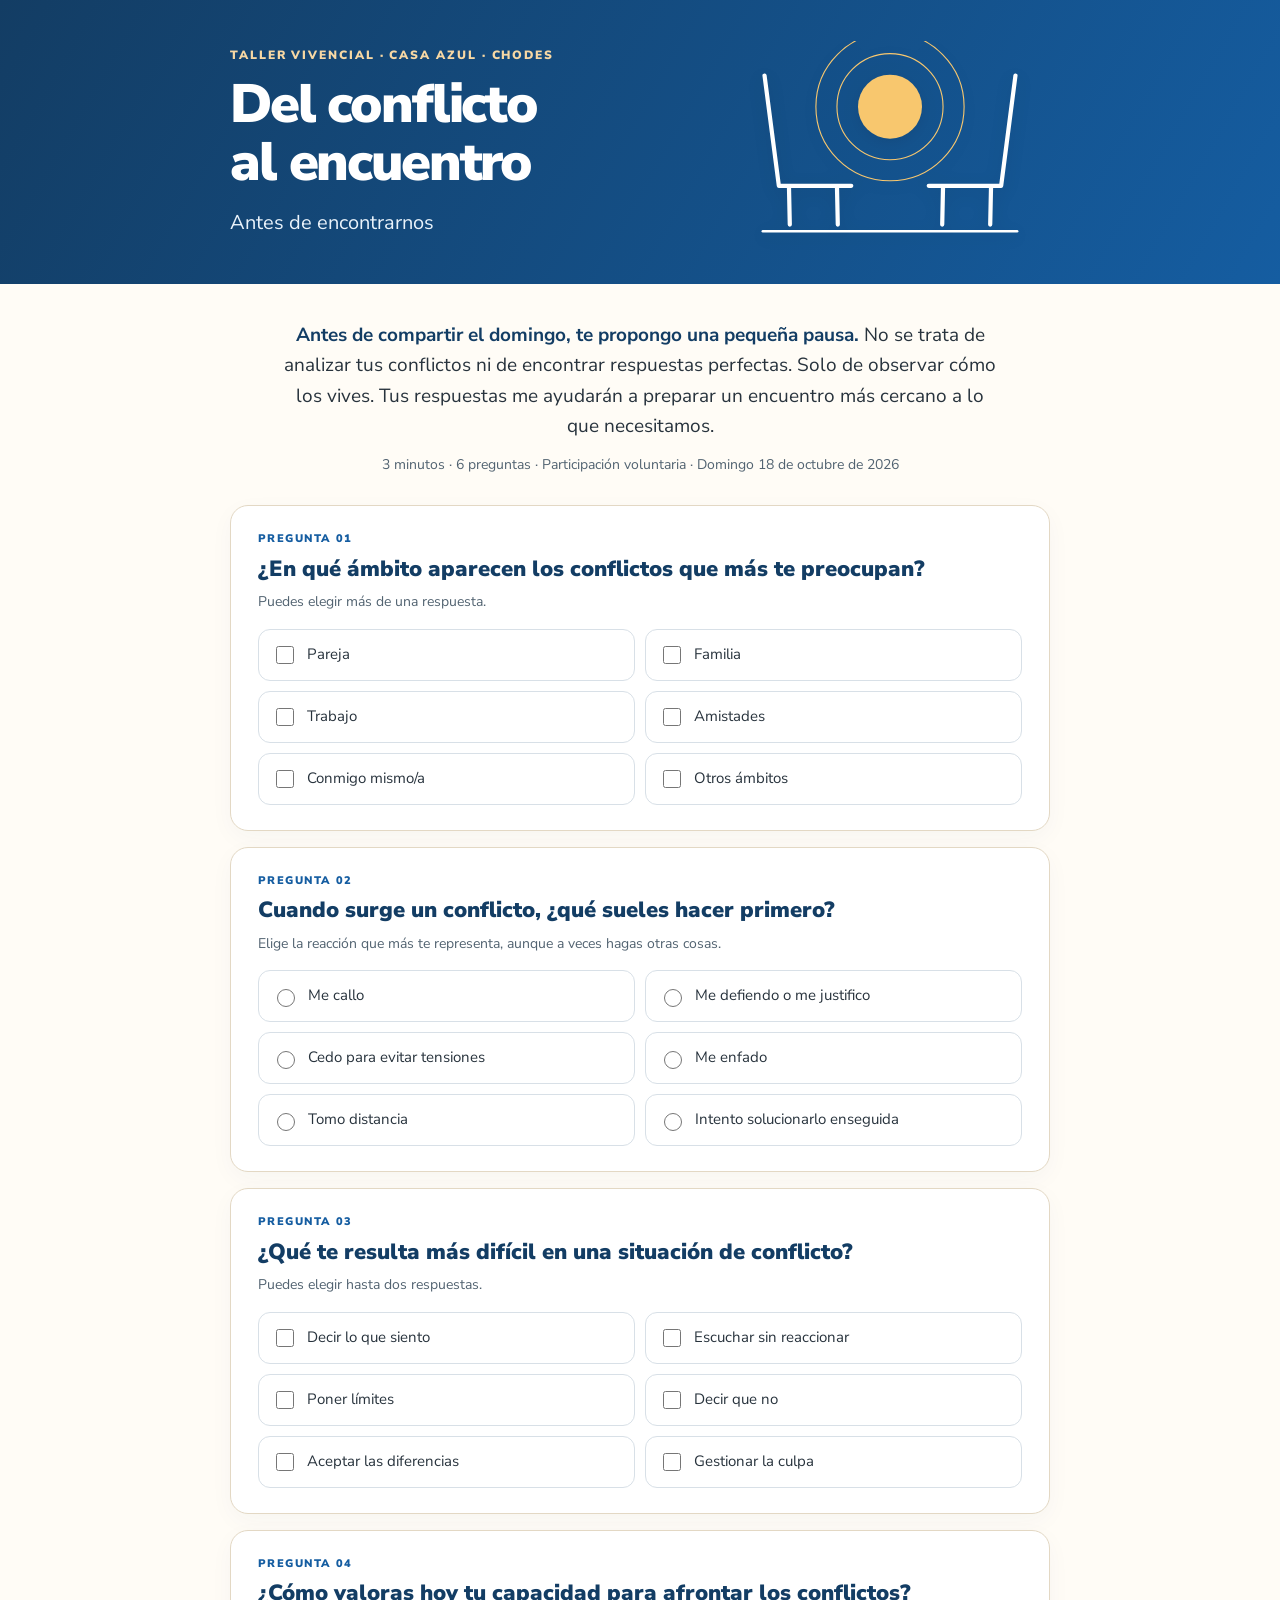
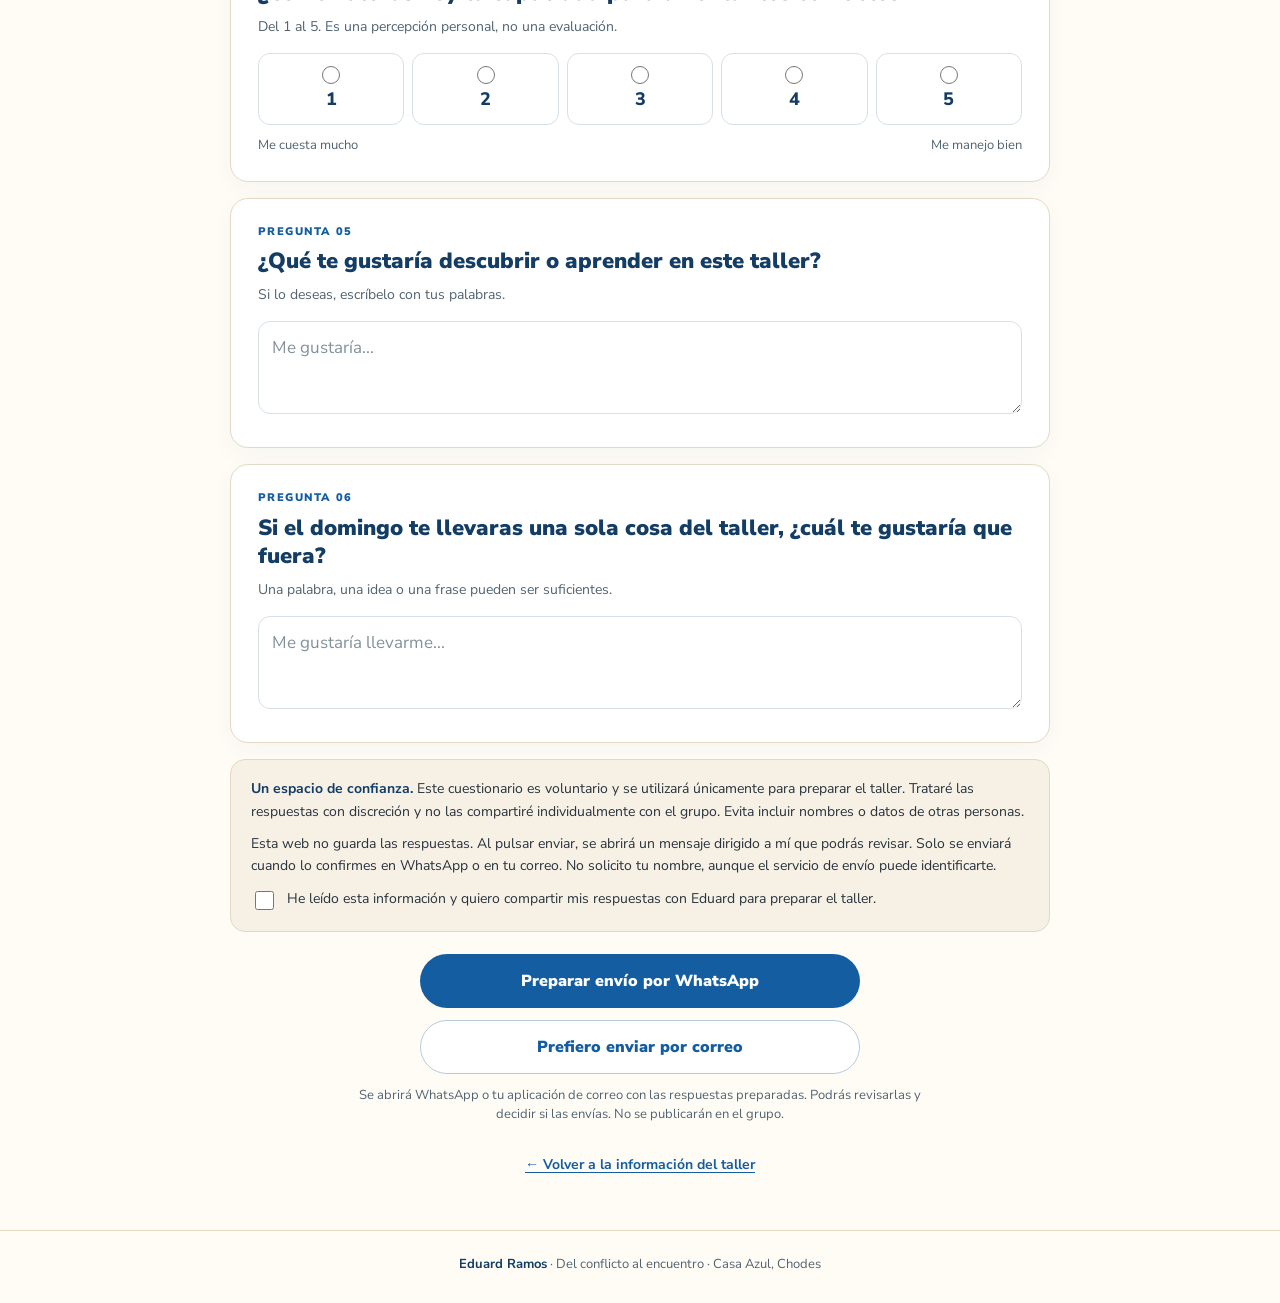
<file: del-conflicto-al-encuentro/cuestionario/index.html>
<!DOCTYPE html>
<html lang="es">
<head>
<meta charset="utf-8">
<meta name="viewport" content="width=device-width, initial-scale=1, viewport-fit=cover">
<meta name="theme-color" content="#155da1">
<meta name="robots" content="noindex,nofollow">
<meta name="description" content="Una breve reflexión personal antes del taller Del conflicto al encuentro · Casa Azul, Chodes · 18 de octubre de 2026.">
<meta property="og:type" content="website">
<meta property="og:locale" content="es_ES">
<meta property="og:title" content="Antes de encontrarnos · Del conflicto al encuentro">
<meta property="og:description" content="Un cuestionario personal de tres minutos para preparar nuestro encuentro del domingo.">
<title>Antes de encontrarnos · Del conflicto al encuentro</title>
<link rel="preconnect" href="https://fonts.googleapis.com">
<link rel="preconnect" href="https://fonts.gstatic.com" crossorigin>
<link href="https://fonts.googleapis.com/css2?family=Nunito+Sans:wght@400;500;600;700;800;900&display=swap" rel="stylesheet">
<style>
:root{--azul:#155da1;--profundo:#133d64;--marfil:#fffcf6;--tinta:#28333d;--suave:#526371;--oro:#e8bd79;--linea:#e3d8c4;--font:"Nunito Sans","Trebuchet MS",Arial,sans-serif}
*,*::before,*::after{box-sizing:border-box}
html{background:var(--marfil);scroll-behavior:smooth}
body{margin:0;background:var(--marfil);color:var(--tinta);font:400 17px/1.52 var(--font);-webkit-font-smoothing:antialiased}
button,input,textarea{font:inherit}
a{color:var(--azul)}
a:focus-visible,button:focus-visible,input:focus-visible,textarea:focus-visible{outline:3px solid var(--oro);outline-offset:3px}
.container{width:min(100% - 42px,820px);margin-inline:auto}
header{background:linear-gradient(120deg,var(--profundo),var(--azul));color:#fff;overflow:hidden}
.hero{display:grid;grid-template-columns:1.3fr 1fr;gap:22px;align-items:center;min-height:280px;padding:41px 0}
.eyebrow{font-size:12px;letter-spacing:.16em;text-transform:uppercase;color:#f7d8a4;font-weight:900;margin:0 0 12px}
h1{font-size:clamp(32px,5.5vw,54px);font-weight:900;line-height:1.07;letter-spacing:-.04em;margin:0 0 16px}
.subheading{margin:0;font-size:20px;color:#eaf3fb}
.chairs{width:100%;max-width:320px;justify-self:end;filter:drop-shadow(0 4px 8px rgba(0,0,0,.09))}
main{padding:36px 0 55px}
.intro{font-size:19px;line-height:1.6;text-align:center;margin:0 auto 12px;max-width:715px}
.intro strong{color:var(--profundo)}
.time{margin:0 auto 30px;text-align:center;color:var(--suave);font-size:14px}
.questionnaire{display:grid;gap:16px}
.question{background:#fff;border:1px solid var(--linea);border-radius:18px;padding:25px 27px;box-shadow:0 7px 25px rgba(19,61,100,.035)}
.question legend{padding:0}
.number{display:block;font-size:11px;letter-spacing:.13em;text-transform:uppercase;color:var(--azul);font-weight:900;margin-bottom:7px}
.question-title{display:block;color:var(--profundo);font-size:clamp(19px,3vw,22px);font-weight:900;line-height:1.3;margin:0 0 8px}
.hint{display:block;color:var(--suave);font-size:14px;margin:0 0 16px}
.choices{display:grid;grid-template-columns:1fr 1fr;gap:10px}
.choice{display:flex;align-items:center;gap:10px;border:1px solid #d8e0e7;border-radius:12px;padding:12px 13px;cursor:pointer;min-height:52px;transition:background .17s,border-color .17s}
.choice:hover{border-color:#8baecc;background:#f5faff}
.choice:has(input:checked){border-color:var(--azul);background:#eaf3fb}
.choice input{accent-color:var(--azul);width:18px;height:18px;flex:none}
.choice span{line-height:1.32;font-size:15px}
.scale{display:flex;gap:8px;justify-content:space-between}
.scale .choice{flex:1;display:grid;justify-items:center;gap:4px;padding:12px 5px;text-align:center}
.scale .choice input{margin:0}
.scale .choice span{font-size:18px;font-weight:800;color:var(--profundo)}
.extremes{display:flex;justify-content:space-between;gap:12px;margin-top:11px;color:var(--suave);font-size:13px}
textarea{width:100%;min-height:93px;border:1px solid #d8e0e7;border-radius:12px;resize:vertical;padding:13px;color:var(--tinta);background:#fff}
textarea::placeholder{color:#83919b}
.privacy{border:1px solid var(--linea);background:#f7f0e5;border-radius:15px;padding:18px 20px;font-size:14px;line-height:1.6}
.privacy strong{color:var(--profundo)}
.privacy p{margin:0 0 10px}
.agree{display:flex;align-items:flex-start;gap:10px;cursor:pointer}
.agree input{accent-color:var(--azul);width:19px;height:19px;margin-top:3px;flex:none}
.actions{text-align:center;padding:6px 0 2px}
.button{display:inline-flex;align-items:center;justify-content:center;min-height:54px;width:min(100%,440px);border:0;border-radius:999px;padding:13px 24px;font-size:16px;font-weight:900;text-decoration:none;cursor:pointer;background:var(--azul);color:#fff;transition:background .18s,transform .18s}
.button:hover{background:var(--profundo);transform:translateY(-1px)}
.button-alt{margin-top:12px;background:#fff;color:var(--azul);border:1px solid #b5cbdc}
.button-alt:hover{background:#eaf3fb;color:var(--profundo)}
.smallnote{font-size:13px;color:var(--suave);margin:12px auto 0;max-width:585px;line-height:1.5}
.error{display:none;color:#a12f20;font-size:14px;font-weight:700;margin:0 auto 12px;max-width:600px}
.error.show{display:block}
.back{display:block;margin:27px auto 0;text-align:center;font-size:14px;font-weight:700;text-underline-offset:3px}
footer{padding:24px 0 28px;border-top:1px solid var(--linea);font-size:13px;color:var(--suave);text-align:center}
footer strong{color:var(--profundo)}
@media(max-width:640px){
body{font-size:16px}.container{width:min(100% - 32px,820px)}
.hero{grid-template-columns:1fr;gap:8px;padding:31px 0 24px;text-align:center}
.chairs{width:min(67%,210px);justify-self:center}
.subheading{font-size:17px}main{padding:27px 0 39px}
.intro{font-size:17px}.question{padding:21px 18px}.choices{grid-template-columns:1fr;gap:8px}
.choice{padding:11px 12px;min-height:49px}
.scale{gap:5px}.scale .choice{min-height:66px;padding:8px 3px}.scale .choice span{font-size:16px}
}
@media(prefers-reduced-motion:reduce){.button,.choice{transition:none}}
</style>
</head>
<body>
<header>
  <div class="container hero">
    <div>
      <p class="eyebrow">Taller vivencial · Casa Azul · Chodes</p>
      <h1>Del conflicto<br>al encuentro</h1>
      <p class="subheading">Antes de encontrarnos</p>
    </div>
    <svg aria-label="Dos sillas frente a un sol" class="chairs" role="img" viewBox="0 0 380 240">
      <circle cx="190" cy="78" r="38" fill="#f8c76e"></circle>
      <circle cx="190" cy="78" r="63" fill="none" stroke="#f8c76e" stroke-width="1.3"></circle>
      <circle cx="190" cy="78" r="88" fill="none" stroke="#f8c76e" stroke-width="1.3"></circle>
      <g fill="none" stroke="#fff" stroke-linecap="round" stroke-linejoin="round" stroke-width="5">
        <path d="M41 41 L58 172 L131 172 M144 172 H58 M70 172 L71 218 M127 172 L128 218"></path>
        <path d="M339 41 L322 172 L249 172 M236 172 H322 M310 172 L309 218 M253 172 L252 218"></path>
        <path d="M39 226 H341" stroke-width="3"></path>
      </g>
    </svg>
  </div>
</header>
<main class="container">
  <p class="intro"><strong>Antes de compartir el domingo, te propongo una pequeña pausa.</strong> No se trata de analizar tus conflictos ni de encontrar respuestas perfectas. Solo de observar cómo los vives. Tus respuestas me ayudarán a preparar un encuentro más cercano a lo que necesitamos.</p>
  <p class="time">3 minutos · 6 preguntas · Participación voluntaria · Domingo 18 de octubre de 2026</p>
  <form class="questionnaire" id="cuestionario" novalidate>
    <section class="question" aria-labelledby="titulo1">
      <span class="number">Pregunta 01</span>
      <h2 class="question-title" id="titulo1">¿En qué ámbito aparecen los conflictos que más te preocupan?</h2>
      <p class="hint">Puedes elegir más de una respuesta.</p>
      <div class="choices">
        <label class="choice"><input type="checkbox" name="ambito" value="Pareja"><span>Pareja</span></label>
        <label class="choice"><input type="checkbox" name="ambito" value="Familia"><span>Familia</span></label>
        <label class="choice"><input type="checkbox" name="ambito" value="Trabajo"><span>Trabajo</span></label>
        <label class="choice"><input type="checkbox" name="ambito" value="Amistades"><span>Amistades</span></label>
        <label class="choice"><input type="checkbox" name="ambito" value="Conmigo mismo/a"><span>Conmigo mismo/a</span></label>
        <label class="choice"><input type="checkbox" name="ambito" value="Otros ámbitos"><span>Otros ámbitos</span></label>
      </div>
    </section>
    <section class="question" aria-labelledby="titulo2">
      <span class="number">Pregunta 02</span>
      <h2 class="question-title" id="titulo2">Cuando surge un conflicto, ¿qué sueles hacer primero?</h2>
      <p class="hint">Elige la reacción que más te representa, aunque a veces hagas otras cosas.</p>
      <div class="choices">
        <label class="choice"><input type="radio" name="reaccion" value="Me callo"><span>Me callo</span></label>
        <label class="choice"><input type="radio" name="reaccion" value="Me defiendo o me justifico"><span>Me defiendo o me justifico</span></label>
        <label class="choice"><input type="radio" name="reaccion" value="Cedo para evitar tensiones"><span>Cedo para evitar tensiones</span></label>
        <label class="choice"><input type="radio" name="reaccion" value="Me enfado"><span>Me enfado</span></label>
        <label class="choice"><input type="radio" name="reaccion" value="Tomo distancia"><span>Tomo distancia</span></label>
        <label class="choice"><input type="radio" name="reaccion" value="Intento solucionarlo enseguida"><span>Intento solucionarlo enseguida</span></label>
      </div>
    </section>
    <section class="question" aria-labelledby="titulo3">
      <span class="number">Pregunta 03</span>
      <h2 class="question-title" id="titulo3">¿Qué te resulta más difícil en una situación de conflicto?</h2>
      <p class="hint">Puedes elegir hasta dos respuestas.</p>
      <div class="choices">
        <label class="choice"><input type="checkbox" name="dificultad" value="Decir lo que siento"><span>Decir lo que siento</span></label>
        <label class="choice"><input type="checkbox" name="dificultad" value="Escuchar sin reaccionar"><span>Escuchar sin reaccionar</span></label>
        <label class="choice"><input type="checkbox" name="dificultad" value="Poner límites"><span>Poner límites</span></label>
        <label class="choice"><input type="checkbox" name="dificultad" value="Decir que no"><span>Decir que no</span></label>
        <label class="choice"><input type="checkbox" name="dificultad" value="Aceptar las diferencias"><span>Aceptar las diferencias</span></label>
        <label class="choice"><input type="checkbox" name="dificultad" value="Gestionar la culpa"><span>Gestionar la culpa</span></label>
      </div>
    </section>
    <section class="question" aria-labelledby="titulo4">
      <span class="number">Pregunta 04</span>
      <h2 class="question-title" id="titulo4">¿Cómo valoras hoy tu capacidad para afrontar los conflictos?</h2>
      <p class="hint">Del 1 al 5. Es una percepción personal, no una evaluación.</p>
      <div class="scale" role="radiogroup" aria-labelledby="titulo4">
        <label class="choice"><input type="radio" name="capacidad" value="1"><span>1</span></label>
        <label class="choice"><input type="radio" name="capacidad" value="2"><span>2</span></label>
        <label class="choice"><input type="radio" name="capacidad" value="3"><span>3</span></label>
        <label class="choice"><input type="radio" name="capacidad" value="4"><span>4</span></label>
        <label class="choice"><input type="radio" name="capacidad" value="5"><span>5</span></label>
      </div>
      <div class="extremes"><span>Me cuesta mucho</span><span>Me manejo bien</span></div>
    </section>
    <section class="question" aria-labelledby="titulo5">
      <span class="number">Pregunta 05</span>
      <h2 class="question-title" id="titulo5">¿Qué te gustaría descubrir o aprender en este taller?</h2>
      <p class="hint">Si lo deseas, escríbelo con tus palabras.</p>
      <textarea name="aprender" maxlength="500" placeholder="Me gustaría..." aria-labelledby="titulo5"></textarea>
    </section>
    <section class="question" aria-labelledby="titulo6">
      <span class="number">Pregunta 06</span>
      <h2 class="question-title" id="titulo6">Si el domingo te llevaras una sola cosa del taller, ¿cuál te gustaría que fuera?</h2>
      <p class="hint">Una palabra, una idea o una frase pueden ser suficientes.</p>
      <textarea name="llevar" maxlength="500" placeholder="Me gustaría llevarme..." aria-labelledby="titulo6"></textarea>
    </section>
    <section class="privacy" aria-label="Privacidad y uso de las respuestas">
      <p><strong>Un espacio de confianza.</strong> Este cuestionario es voluntario y se utilizará únicamente para preparar el taller. Trataré las respuestas con discreción y no las compartiré individualmente con el grupo. Evita incluir nombres o datos de otras personas.</p>
      <p>Esta web no guarda las respuestas. Al pulsar enviar, se abrirá un mensaje dirigido a mí que podrás revisar. Solo se enviará cuando lo confirmes en WhatsApp o en tu correo. No solicito tu nombre, aunque el servicio de envío puede identificarte.</p>
      <label class="agree"><input type="checkbox" id="acepto"><span>He leído esta información y quiero compartir mis respuestas con Eduard para preparar el taller.</span></label>
    </section>
    <div class="actions">
      <p id="error" class="error" role="alert" aria-live="polite"></p>
      <button class="button" type="submit" id="enviar">Preparar envío por WhatsApp</button>
      <button class="button button-alt" type="button" id="enviar-email">Prefiero enviar por correo</button>
      <p class="smallnote">Se abrirá WhatsApp o tu aplicación de correo con las respuestas preparadas. Podrás revisarlas y decidir si las envías. No se publicarán en el grupo.</p>
    </div>
  </form>
  <a class="back" href="../">← Volver a la información del taller</a>
</main>
<footer><div class="container"><strong>Eduard Ramos</strong> · Del conflicto al encuentro · Casa Azul, Chodes</div></footer>
<script>
(function () {
  'use strict';
  var form = document.getElementById('cuestionario');
  var error = document.getElementById('error');
  var dificultad = Array.prototype.slice.call(form.querySelectorAll('input[name="dificultad"]'));
  dificultad.forEach(function (item) {
    item.addEventListener('change', function () {
      var marcadas = dificultad.filter(function (x) { return x.checked; });
      if (marcadas.length > 2) {
        item.checked = false;
        showError('En la pregunta 3 puedes elegir un máximo de dos opciones.');
      } else { hideError(); }
    });
  });
  function showError(message) {
    error.textContent = message;
    error.classList.add('show');
    error.scrollIntoView({behavior:'smooth', block:'center'});
  }
  function hideError() { error.textContent = ''; error.classList.remove('show'); }
  function values(name) {
    return Array.prototype.slice.call(form.querySelectorAll('input[name="' + name + '"]:checked')).map(function (i) { return i.value; });
  }
  function validate() {
    if (!values('ambito').length) { showError('Elige al menos un ámbito en la pregunta 1.'); return false; }
    if (!values('reaccion').length) { showError('Elige una respuesta en la pregunta 2.'); return false; }
    if (!values('dificultad').length) { showError('Elige al menos una opción en la pregunta 3.'); return false; }
    if (!values('capacidad').length) { showError('Marca un número del 1 al 5 en la pregunta 4.'); return false; }
    if (!document.getElementById('acepto').checked) { showError('Para continuar, confirma que has leído la información sobre privacidad.'); return false; }
    hideError();
    return true;
  }
  function message() {
    function optional(text) { return text.trim() || '(sin respuesta)'; }
    return [
      'ANTES DE ENCONTRARNOS · Taller Del conflicto al encuentro',
      'Domingo 18 de octubre de 2026 · Casa Azul, Chodes',
      '',
      '1. Ámbitos: ' + values('ambito').join(', '),
      '2. Reacción habitual: ' + values('reaccion').join(', '),
      '3. Lo más difícil: ' + values('dificultad').join(', '),
      '4. Capacidad actual: ' + values('capacidad').join(', ') + '/5',
      '5. Quiero aprender: ' + optional(form.elements['aprender'].value),
      '6. Quiero llevarme: ' + optional(form.elements['llevar'].value)
    ].join('\n');
  }
  form.addEventListener('submit', function (event) {
    event.preventDefault();
    if (!validate()) return;
    window.location.href = 'https://wa.me/34605004011?text=' + encodeURIComponent(message());
  });
  document.getElementById('enviar-email').addEventListener('click', function () {
    if (!validate()) return;
    window.location.href = 'mailto:eduardramos@gmail.com?subject=' + encodeURIComponent('Cuestionario previo · Del conflicto al encuentro') + '&body=' + encodeURIComponent(message());
  });
})();
</script>
</body>
</html>
</file>
<file: del-conflicto-al-encuentro/apuntes/styles.css>
:root{--blue:#155da1;--deep:#173e62;--ink:#263743;--muted:#596b77;--paper:#fffdf8;--white:#fff;--line:#dce4e9;--wash:#edf4f8;--serif:Georgia,"Times New Roman",serif;--sans:system-ui,-apple-system,BlinkMacSystemFont,"Segoe UI",sans-serif;--header:76px}
*{box-sizing:border-box}
html{scroll-behavior:smooth;scroll-padding-top:calc(var(--header) + 24px);background:var(--paper)}
body{margin:0;color:var(--ink);font:400 18px/1.78 var(--sans);-webkit-font-smoothing:antialiased}
body::selection{background:#d4e5f2}
a{color:var(--blue);text-underline-offset:.2em;text-decoration-thickness:1px}
a:hover{text-decoration-thickness:2px}
a,button,summary,input{-webkit-tap-highlight-color:#d5e6f2}
:focus-visible{outline:3px solid var(--blue);outline-offset:5px}
button,input{font:inherit}
button,summary{cursor:pointer}
button{border-radius:0}
img{display:block;max-width:100%;height:auto}
[hidden]{display:none!important}
.wrap{width:min(1180px,calc(100% - 80px));margin-inline:auto}
.skip{position:fixed;top:-90px;left:16px;background:var(--deep);color:white;padding:12px 20px;z-index:10}
.skip:focus{top:10px}
.topbar{height:var(--header);display:flex;justify-content:space-between;align-items:center;gap:16px;padding:0 max(24px,calc((100vw - 1180px)/2));border-bottom:1px solid var(--line);background:rgba(255,253,248,.97);position:sticky;top:0;z-index:5}
.signature{color:var(--deep);font-weight:650;text-decoration:none;line-height:1.3;white-space:nowrap;letter-spacing:-.02em}
.signature span{display:block;font-weight:400;color:var(--muted);font-size:12px;letter-spacing:.03em}
.top-actions{display:flex;align-items:center;gap:18px}
.quiet-button{background:none;border:0;color:var(--muted);padding:10px 2px;font-size:14px;min-height:44px}
.quiet-button:hover{color:var(--blue)}
.menu{position:relative}
.menu summary{list-style:none;display:flex;align-items:center;gap:18px;min-height:44px;padding:5px 0;font-size:15px;color:var(--deep)}
.menu summary::-webkit-details-marker{display:none}
.menu summary span{font-size:19px}
.menu nav{position:absolute;right:-4px;top:52px;background:var(--white);border:1px solid var(--line);box-shadow:0 12px 40px #173e621a;width:340px;max-width:calc(100vw - 32px);max-height:calc(100dvh - 110px);overflow:auto;padding:12px}
.menu nav a{display:block;line-height:1.4;text-decoration:none;font-size:15px;padding:12px 14px;color:var(--ink);min-height:44px}
.menu nav a:hover{background:var(--wash);color:var(--blue)}
.hero{display:grid;grid-template-columns:1.06fr 1fr;align-items:center;gap:64px;padding-block:92px 98px}
.eyebrow{font-size:11px;font-weight:650;line-height:1.5;letter-spacing:.17em;color:var(--blue);margin:0 0 19px}
h1,h2,.closing{font-family:var(--serif);font-weight:400;letter-spacing:-.045em;color:var(--deep)}
h1{font-size:clamp(46px,5.1vw,72px);line-height:1.08;margin:0 0 25px}
.hero .lead{font-size:19px;line-height:1.65;max-width:31em;margin:0 0 21px;color:var(--muted)}
.byline{font-size:12px;line-height:1.8;color:var(--muted);margin:0 0 28px}
.byline span{padding-inline:6px}
.primary-link{display:inline-flex;align-items:center;gap:24px;background:var(--blue);color:white;min-height:50px;padding:9px 21px;font-size:14px;font-weight:550;text-decoration:none}
.primary-link:hover{background:var(--deep);text-decoration:none}
.hero-image{margin:12px 0 0}
.hero-image img{width:100%}
.hero-image figcaption{font-family:var(--serif);font-style:italic;color:var(--muted);font-size:16px;margin-top:18px;text-align:center}
.reading-layout{display:grid;grid-template-columns:220px minmax(0,740px);gap:80px;justify-content:space-between;align-items:start}
.sidebar{position:sticky;top:calc(var(--header) + 40px);font-size:13px;line-height:1.55;padding-top:13px}
.sidebar nav>a,.subnav a{display:block;text-decoration:none;padding:8px 0;color:var(--muted)}
.sidebar nav a:hover,.sidebar nav a[aria-current="location"]{color:var(--blue)}
.sidebar nav a[aria-current="location"]{font-weight:700}
.subnav{padding-left:15px;border-left:1px solid var(--line);margin:6px 0 9px}
.subnav a{padding-block:6px}
.sidebar-note{font-family:var(--serif);font-style:italic;font-size:16px;margin-top:28px;color:var(--muted)}
.reading{min-width:0}
.chapter{padding:55px 0 65px;border-top:1px solid var(--line);scroll-margin-top:20px}
.chapter:first-child{padding-top:7px;border-top:0}
h2{font-size:clamp(34px,3.7vw,45px);line-height:1.16;margin:0 0 27px;text-wrap:balance}
h3{color:var(--deep);font-size:22px;line-height:1.35;letter-spacing:-.02em;margin:46px 0 17px;font-weight:600}
h4{color:var(--deep);font-size:17px;font-weight:600;line-height:1.4;margin:0 0 12px}
p{margin:0 0 20px}
strong{font-weight:650}
.drawing{width:min(82%,340px);margin:34px auto 38px;mix-blend-mode:multiply}
.questions{margin:32px 0}
.questions h3,.questions h4{font-size:16px;font-weight:600;letter-spacing:0;margin:0 0 14px}
.questions ul{list-style:none;padding:0;margin:0}
.questions li{position:relative;padding-left:24px;margin-bottom:12px}
.questions li::before{content:"·";color:var(--blue);position:absolute;left:3px;font-size:26px;line-height:1.1}
.small{font-size:14px;line-height:1.65;color:var(--muted)}
.key-thought{font-family:var(--serif);font-style:italic;color:var(--deep);font-size:25px;line-height:1.5;margin:30px 0}
.concepts{margin:0}
.concepts>div{border-bottom:1px solid var(--line);padding:18px 0}
.concepts dt{color:var(--deep);font-size:18px;font-weight:600;margin-bottom:6px}
.concepts dd{margin:0;font-size:17px;line-height:1.7}
.steps-nav{display:grid;grid-template-columns:repeat(4,minmax(0,1fr));margin:34px 0;gap:12px}
.steps-nav a{padding:15px 0;border-top:2px solid var(--blue);text-decoration:none;font-size:15px;color:var(--deep)}
.steps-nav a:hover{background:var(--wash)}
.steps-nav span{display:block;font:400 28px/1.4 var(--serif);color:var(--blue);margin-bottom:5px}
.reflection{margin:30px 0;border-top:1px solid var(--line);border-bottom:1px solid var(--line)}
.reflection summary{padding:17px 28px 17px 0;color:var(--deep);font-size:16px;line-height:1.5;min-height:54px}
.details-body{padding:8px 0 21px}
.details-body p:last-child{margin-bottom:0}
.comparison{display:grid;grid-template-columns:1fr 1fr;gap:30px;margin:30px 0 35px}
.comparison>div{padding-left:19px;border-left:2px solid var(--line)}
.comparison>div:last-child{border-color:var(--blue)}
.comparison p{margin-bottom:8px}
.example-label{font-size:12px;letter-spacing:.02em;color:var(--muted);font-weight:600}
.practice-line{font-size:17px;line-height:1.75;margin:31px 0}
.video-link{display:block;font-size:15px;text-decoration:none;padding:16px 0;border-top:1px solid var(--line);border-bottom:1px solid var(--line)}
.video-link>span:first-child{padding-right:8px}
.video-link .small{display:block;padding-left:25px;margin-top:3px;font-size:12px}
.next-link{display:inline-block;font-size:13px;line-height:1.7;margin-top:26px;padding-block:9px;text-decoration:none}
.smart-list>div{display:grid;grid-template-columns:180px minmax(0,1fr);gap:20px;border-bottom:1px solid var(--line);padding:16px 0}
.smart-list dt{font-size:16px;font-weight:600;color:var(--deep)}
.smart-list dt span{display:inline-block;color:var(--blue);font-size:17px;width:26px}
.smart-list dd{font-size:16px;line-height:1.65;margin:0}
.sentence-guide{list-style:none;counter-reset:steps;padding:0;margin:32px 0}
.sentence-guide li{counter-increment:steps;position:relative;margin:0 0 19px;padding-left:45px;font-size:16px;line-height:1.7}
.sentence-guide li::before{content:"0" counter(steps);position:absolute;left:0;color:var(--blue);font-size:15px;top:3px}
.sentence-guide li span{display:block;font-family:var(--serif);font-size:25px;color:var(--deep);margin-bottom:4px}
.practice-progress{margin:30px 0 20px;font-size:13px;color:var(--muted)}
progress{display:block;width:100%;height:5px;margin-top:12px;border:0;border-radius:0;accent-color:var(--blue);background:var(--line)}
progress::-webkit-progress-bar{background:var(--line)}
progress::-webkit-progress-value{background:var(--blue)}
.week-practices{margin:25px 0}
.practice-day{border-top:1px solid var(--line)}
.practice-day:last-child{border-bottom:1px solid var(--line)}
.practice-day summary{list-style:none;display:grid;grid-template-columns:64px 1fr 18px;gap:10px;align-items:start;padding:20px 0;font-size:17px;line-height:1.5;color:var(--deep);min-height:64px}
.practice-day summary::-webkit-details-marker{display:none}
.practice-day summary::after{content:"+";font-size:22px;font-weight:350;line-height:1.2}
.practice-day[open] summary::after{content:"−"}
.day-label{font-size:12px;color:var(--blue);font-weight:600;padding-top:5px}
.practice-day .details-body{padding-left:74px;font-size:16px}
.practice-day .details-body>a{font-size:13px;display:inline-block;min-height:36px}
.completion{display:flex;align-items:flex-start;gap:10px;font-size:13px;color:var(--muted);margin:16px 0 0;cursor:pointer;min-height:44px;padding-top:8px}
.completion input{width:19px;height:19px;flex-shrink:0;accent-color:var(--blue);margin-top:2px}
.practice-day.is-complete .day-label::after{content:" ✓"}
.text-button{border:0;background:none;padding:9px 0;color:var(--blue);font-size:13px;min-height:44px;text-decoration:underline;text-underline-offset:4px}
.bibliography{list-style:none;padding:0}
.bibliography li{margin:0 0 25px;font-size:16px;line-height:1.75}
.bibliography cite{font-style:italic}
.resource{display:block;color:var(--deep);text-decoration:none;margin:20px 0 28px;padding:18px 0;border-top:1px solid var(--line);border-bottom:1px solid var(--line)}
.resource strong,.resource span{display:block}
.resource span{font-size:16px;line-height:1.6;margin-top:4px}
.resource .small{font-size:12px;color:var(--blue)}
.resource-list{list-style:none;margin:20px 0;padding:0}
.resource-list li{border-bottom:1px solid var(--line)}
.resource-list a{display:flex;justify-content:space-between;align-items:center;gap:20px;padding:14px 0;text-decoration:none;font-size:15px;min-height:48px}
.workshop-list{display:grid;gap:34px;margin-top:34px}
.workshop-preview{padding-bottom:34px;border-bottom:1px solid var(--line)}
.workshop-preview:last-child{padding-bottom:0;border-bottom:0}
.workshop-preview h3{font-size:25px;line-height:1.35;margin:0 0 7px;text-wrap:balance}
.workshop-subtitle{font-size:14px;line-height:1.6;color:var(--muted);margin-bottom:18px}
.workshop-preview p:not(.workshop-subtitle){font-size:17px;line-height:1.75}
.workshop-cta{margin-top:2px;gap:18px;min-height:48px}
@media print{.workshop-preview{break-inside:avoid}.workshop-preview h3{font-size:15pt}.workshop-preview p:not(.workshop-subtitle){font-size:11pt}.workshop-subtitle{font-size:9pt}}
.guide-footer{padding:35px 0 90px;border-top:1px solid var(--line);font-size:15px}
.closing{font-size:38px;line-height:1.2;margin:20px 0 27px}
.guide-footer>p:not(.closing){margin-bottom:5px}
.guide-footer>a{font-size:13px}
.back-top{display:block;margin-top:32px;min-height:44px;padding-block:9px;text-decoration:none}
@media(min-width:1450px){.hero{gap:92px}}
@media(max-width:1000px){.wrap{width:calc(100% - 48px)}.hero{gap:36px;padding-block:65px 78px}.reading-layout{grid-template-columns:180px minmax(0,1fr);gap:42px}.sidebar{font-size:12px}.smart-list>div{grid-template-columns:150px 1fr;gap:16px}}
@media(max-width:760px){:root{--header:66px}.wrap{width:calc(100% - 40px)}.topbar{padding-inline:20px}.signature{font-size:16px}.signature span{font-size:10px}.top-actions{gap:14px}.quiet-button{font-size:12px}.menu summary{font-size:13px;gap:10px}.hero{grid-template-columns:1fr;gap:31px;padding-block:44px 55px}.hero .eyebrow{margin-bottom:16px}h1{font-size:clamp(45px,10.8vw,65px);margin-bottom:20px}.hero .lead{font-size:17px;margin-bottom:20px;line-height:1.7}.byline{font-size:11px;max-width:27em;margin-bottom:22px}.byline span{padding-inline:2px}.primary-link{font-size:13px;min-height:48px}.hero-image{width:100%;max-width:520px;margin:0 auto}.hero-image figcaption{font-size:15px;margin-top:13px}.reading-layout{display:block}.sidebar{display:none}body{font-size:17px;line-height:1.8}.chapter{padding:40px 0 47px}.chapter:first-child{padding-top:28px;border-top:1px solid var(--line)}.eyebrow{font-size:10px;margin-bottom:16px}h2{font-size:35px;margin-bottom:22px}h3{font-size:21px;margin-top:36px}.questions{margin-block:27px}.questions li{padding-left:20px;margin-bottom:13px}.drawing{width:min(88%,330px);margin:27px auto 30px}.key-thought{font-size:23px}.concepts dd{font-size:16px}.comparison{gap:20px;margin-block:25px}.comparison>div{padding-left:12px}.comparison>div>p:not([class]){font-size:16px}.comparison .small{font-size:12px}.practice-line{font-size:16px}.steps-nav{gap:13px 20px;grid-template-columns:1fr 1fr}.steps-nav a{font-size:15px;padding-block:12px}.steps-nav span{display:inline-block;font-size:23px;margin:0 8px 0 0}.smart-list>div{display:block;padding-block:16px}.smart-list dt{margin-bottom:6px}.smart-list dd{padding-left:27px;font-size:15px}.sentence-guide li{padding-left:37px}.sentence-guide li span{font-size:24px}.practice-day summary{grid-template-columns:48px 1fr 16px;gap:9px;font-size:16px}.practice-day .details-body{padding-left:0}.day-label{font-size:11px}.closing{font-size:34px}.guide-footer{padding-bottom:50px}.menu nav{right:-3px}}
@media(max-width:360px){.wrap{width:calc(100% - 32px)}.topbar{padding-inline:16px}.quiet-button{display:none}.top-actions{gap:8px}h1{font-size:43px}.comparison{grid-template-columns:1fr;gap:22px}h2{font-size:32px}}
@media(prefers-reduced-motion:reduce){html{scroll-behavior:auto}*{animation:none!important;transition:none!important}}
@media print{@page{margin:18mm}html{scroll-behavior:auto;background:#fff}body{font-size:11pt;line-height:1.5;color:#111;background:#fff}.topbar,.sidebar,.primary-link,.next-link,.back-top,.completion,.practice-progress,#storage-note,#reset-progress{display:none!important}.wrap{width:100%;max-width:none}.hero{padding:0 0 20px;gap:30px;grid-template-columns:1.2fr 1fr}.hero h1{font-size:34pt}.hero .lead{font-size:12pt}.hero .byline{font-size:9pt}.hero-image figcaption{font-size:10pt}.reading-layout{display:block}.chapter{padding:22px 0;border-top:1px solid #ccc}.chapter:first-child{padding-top:15px}h2{font-size:24pt;break-after:avoid}h3{font-size:15pt;break-after:avoid}.eyebrow{font-size:8pt}.drawing{width:160px;margin:18px auto}.questions{margin:15px 0}.comparison{gap:20px}.small{font-size:9pt}.key-thought{font-size:16pt}.video-link{font-size:10pt}.guide-footer{padding-bottom:0}.closing{font-size:25pt}.practice-day,.concepts>div,.smart-list>div{break-inside:avoid}.practice-day summary{font-size:12pt}.details-body{display:block!important}.resource-list a{font-size:10pt}.chapter a[href^="https://youtu.be/"]::after{content:" " attr(href);font-size:8pt;overflow-wrap:anywhere}a{color:#111}.smart-list>div{display:block}.smart-list dd{padding-left:0}}
</file>
